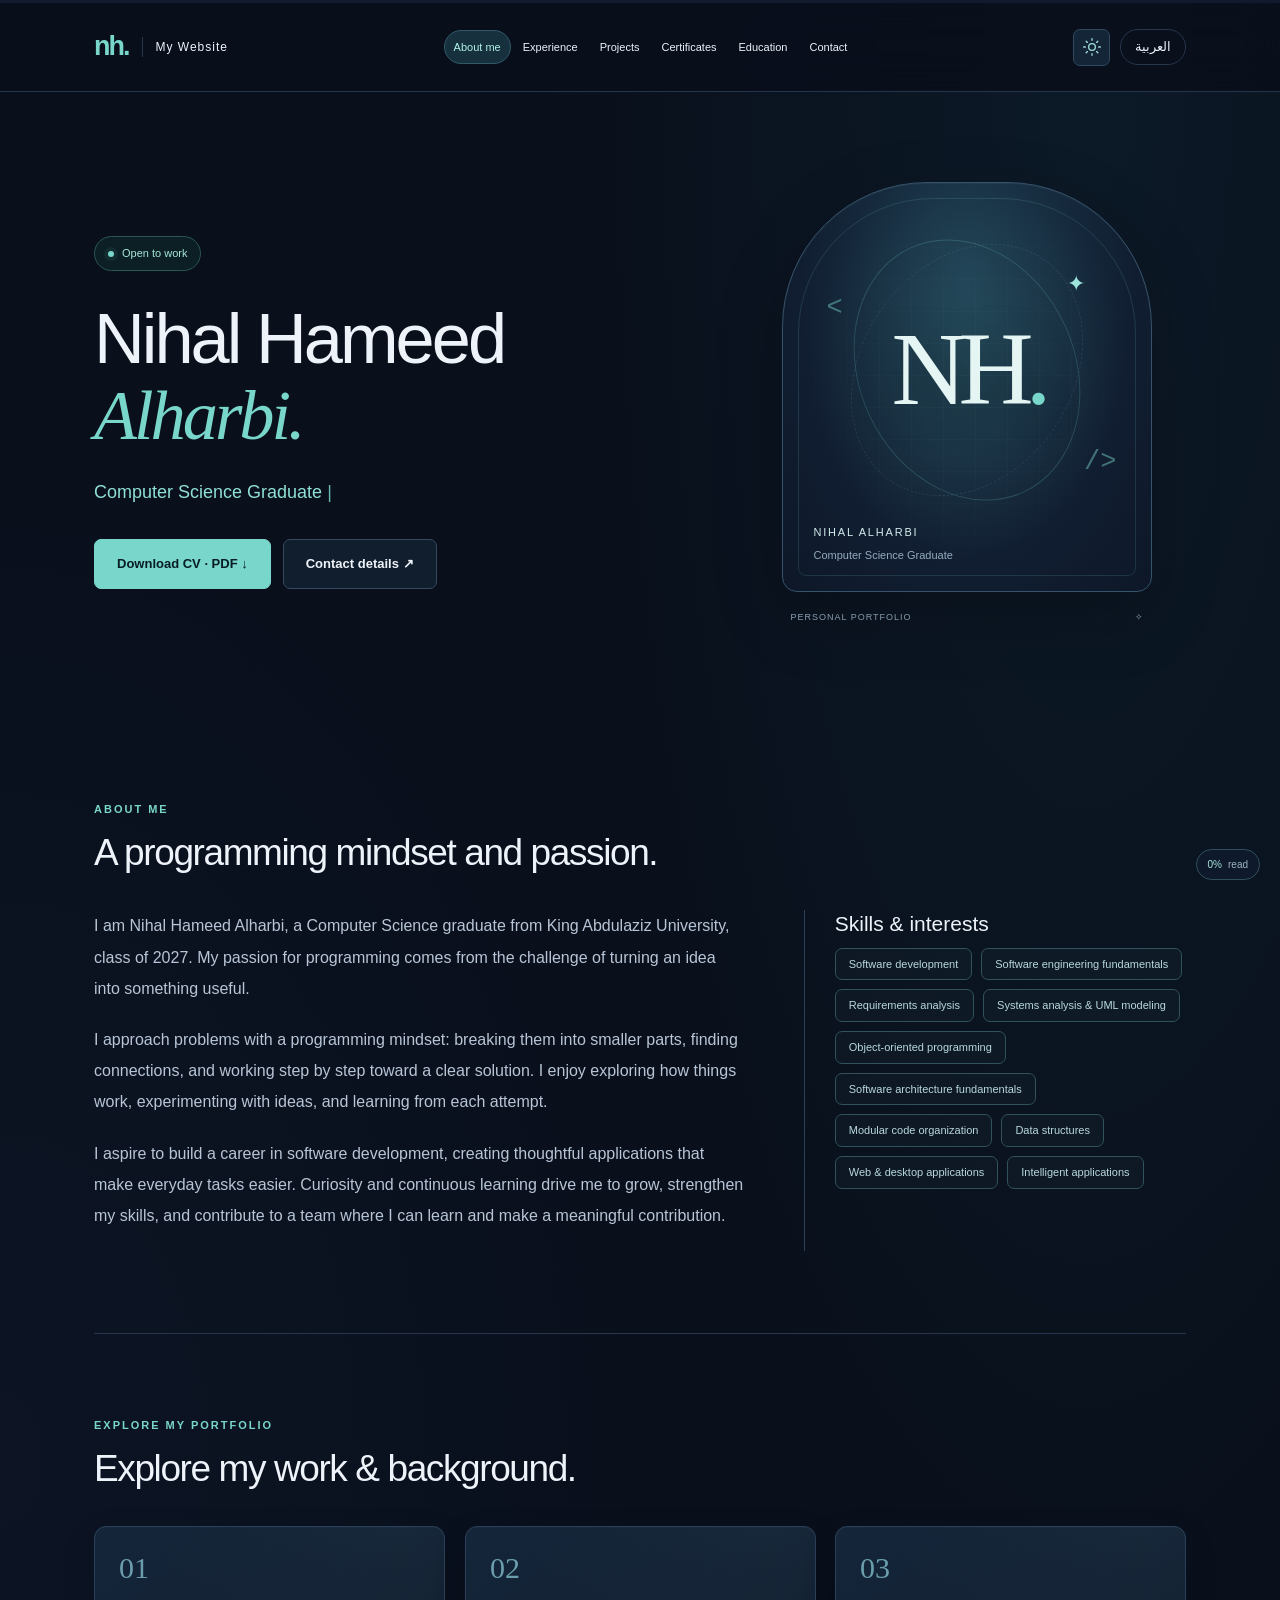
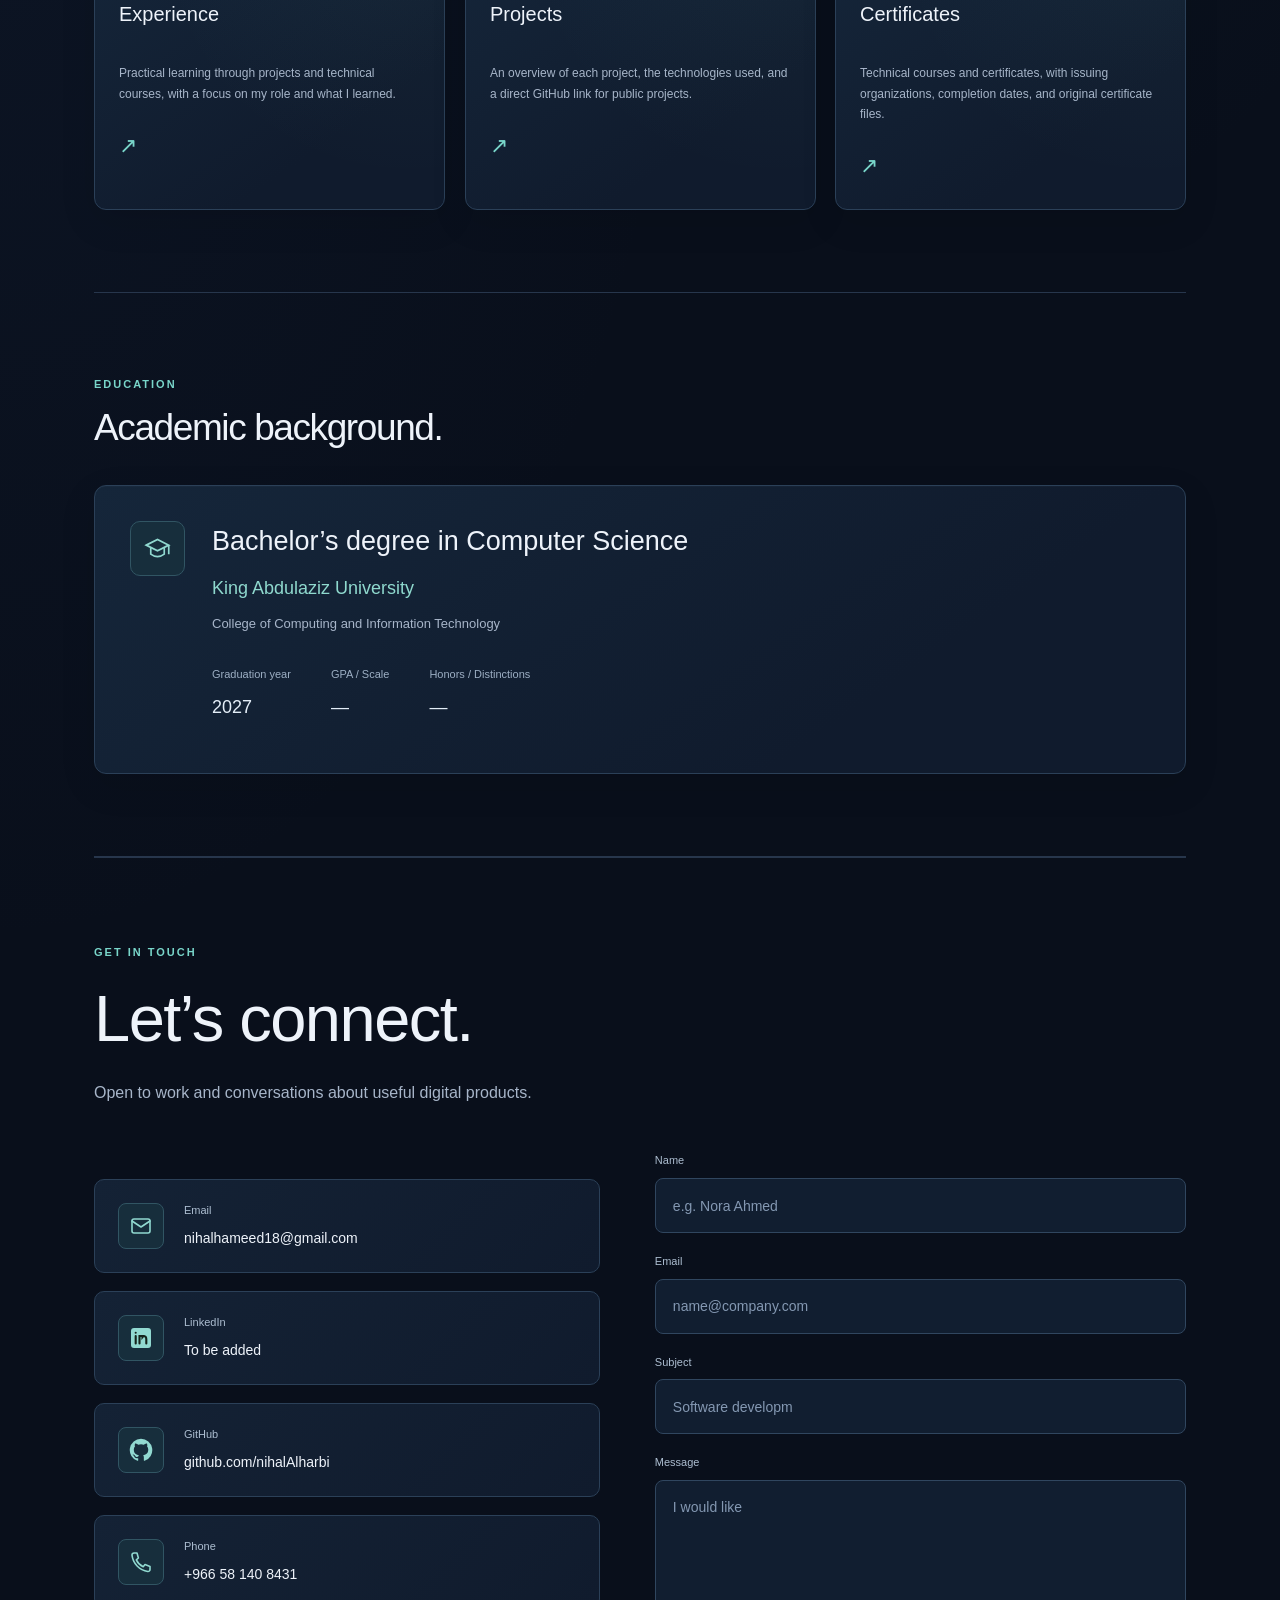
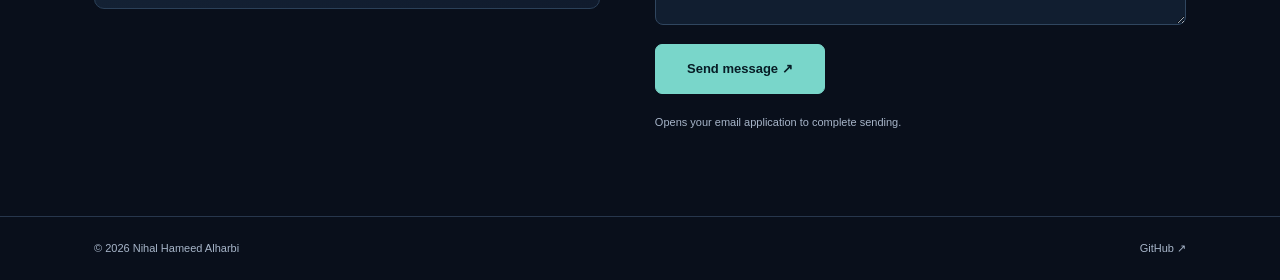
<file: index.html>
<!doctype html><html lang="en" dir="ltr"><head><meta charset="utf-8"><meta name="viewport" content="width=device-width,initial-scale=1"><meta name="description" content="Software Portfolio — Nihal Hameed Alharbi, Computer Science portfolio."><meta name="theme-color" content="#090f1b"><title data-en="Nihal Hameed Alharbi | Software Portfolio" data-ar="نيهال حميد الحربي | الملف المهني">Nihal Hameed Alharbi | Software Portfolio</title><script>try{document.documentElement.dataset.theme=localStorage.getItem("nihal-theme")==="light"?"light":"dark"}catch{document.documentElement.dataset.theme="dark"}</script><link rel="stylesheet" href="style.css"></head><body><div class="reading-track" role="progressbar" aria-label="Page reading progress" aria-valuemin="0" aria-valuemax="100" aria-valuenow="0"><div class="reading-fill"></div></div><div class="reading-badge" aria-hidden="true"><span id="reading-percent">0%</span><span data-en="read" data-ar="تمت القراءة">read</span></div><header><nav class="wrap"><a class="logo" href="index.html" aria-label="Nihal home"><span class="brandmark">nh.</span><span class="brandname" data-en="My Website" data-ar="موقعي الشخصي">My Website</span></a><div class="navlinks"><a href="index.html#about" data-en="About me" data-ar="نبذة عني">About me</a><a href="experience.html" data-en="Experience" data-ar="الخبرات">Experience</a><a href="projects.html" data-en="Projects" data-ar="المشاريع">Projects</a><a href="courses.html" data-en="Certificates" data-ar="الشهادات">Certificates</a><a href="index.html#education" data-en="Education" data-ar="التعليم">Education</a><a href="index.html#contact" data-en="Contact" data-ar="تواصل">Contact</a></div><div class="actions"><button id="theme-toggle" class="theme-toggle" type="button" aria-label="Switch to light mode" aria-pressed="false"><svg viewBox="0 0 24 24" fill="none" stroke="currentColor" stroke-width="1.6" stroke-linecap="round"><circle cx="12" cy="12" r="4"/><path d="M12 2v2m0 16v2M2 12h2m16 0h2M5 5l1.5 1.5m11 11L19 19M5 19l1.5-1.5m11-11L19 5"/></svg></button><button class="lang" id="lang" type="button">العربية</button></div></nav></header><main class="wrap"><section class="hero"><div><div class="status"><span class="dot"></span><span data-en="Open to work" data-ar="متاحة لفرص العمل">Open to work</span></div><h1 data-en="Nihal Hameed<br><em>Alharbi.</em>" data-ar="نيهال حميد<br><em>الحربي.</em>">Nihal Hameed<br><em>Alharbi.</em></h1><div class="type-line"><span id="typed-role" aria-hidden="true"></span><span class="type-caret" aria-hidden="true">|</span><span class="sr-only" data-en="Computer Science Graduate · Software Development" data-ar="خريجة علوم الحاسب · تطوير البرمجيات">Computer Science Graduate · Software Development</span></div><div class="buttons hero-primary-actions"><a class="button resume-download" href="assets/Nihal_Alharbi_Resume.pdf" download="Nihal_Alharbi_Resume.pdf" data-en="Download CV · PDF ↓" data-ar="تحميل السيرة الذاتية · PDF ↓">Download CV · PDF ↓</a><a href="#contact" class="button outline" data-en="Contact details ↗" data-ar="بيانات التواصل ↗">Contact details ↗</a></div></div><div class="profile-area"><div class="profile-frame"><div class="photo-corners" aria-hidden="true"></div><div class="profile-design" role="img" aria-label="Abstract personal monogram design"><div class="design-grid" aria-hidden="true"></div><div class="design-orbit orbit-a" aria-hidden="true"></div><div class="design-orbit orbit-b" aria-hidden="true"></div><span class="design-bracket bracket-a" aria-hidden="true">&lt;</span><span class="design-initials" aria-hidden="true">NH<span>.</span></span><span class="design-bracket bracket-b" aria-hidden="true">/&gt;</span><span class="design-spark" aria-hidden="true">✦</span></div><div class="photo-caption"><span data-en="NIHAL ALHARBI" data-ar="نيهال الحربي">NIHAL ALHARBI</span><span class="" data-en="Computer Science Graduate" data-ar="خريجة علوم الحاسب">Computer Science Graduate</span></div></div><div class="profile-footnote"><span class="" data-en="PERSONAL PORTFOLIO" data-ar="ملفي المهني">PERSONAL PORTFOLIO</span><span aria-hidden="true">✧</span></div></div></section><section class="section" id="about"><div class="sectionhead"><div><div class="eyebrow" data-en="ABOUT ME" data-ar="نبذة عني">ABOUT ME</div><h2 class="" data-en="A programming mindset and passion." data-ar="عقلية برمجية وشغف">A programming mindset and passion.</h2></div></div><div class="bio-layout"><div class="bio-main"><p data-en="I am Nihal Hameed Alharbi, a Computer Science graduate from King Abdulaziz University, class of 2027. My passion for programming comes from the challenge of turning an idea into something useful." data-ar="أنا نيهال حميد الحربي، خريجة علوم الحاسب من جامعة الملك عبدالعزيز، دفعة 2027. أجد شغفي في البرمجة وفي التحدّي الذي يصاحب تحويل الفكرة إلى شيء مفيد.">I am Nihal Hameed Alharbi, a Computer Science graduate from King Abdulaziz University, class of 2027. My passion for programming comes from the challenge of turning an idea into something useful.</p><p data-en="I approach problems with a programming mindset: breaking them into smaller parts, finding connections, and working step by step toward a clear solution. I enjoy exploring how things work, experimenting with ideas, and learning from each attempt." data-ar="أتعامل مع المشكلات بعقلية برمجية؛ أفككها إلى أجزاء، وأبحث عن الروابط بينها، وأتدرّج في بناء حل واضح. أحب فهم كيفية عمل الأشياء وتجربة الأفكار والتعلّم من كل محاولة.">I approach problems with a programming mindset: breaking them into smaller parts, finding connections, and working step by step toward a clear solution. I enjoy exploring how things work, experimenting with ideas, and learning from each attempt.</p><p data-en="I aspire to build a career in software development, creating thoughtful applications that make everyday tasks easier. Curiosity and continuous learning drive me to grow, strengthen my skills, and contribute to a team where I can learn and make a meaningful contribution." data-ar="أطمح إلى بناء مسيرة مهنية في تطوير البرمجيات وصناعة تطبيقات مدروسة تسهّل حياة المستخدم. يدفعني الفضول والتعلّم المستمر إلى تطوير نفسي وصقل مهاراتي، وأتطلع إلى الانضمام لفريق أتعلّم معه وأقدّم من خلاله إضافة حقيقية.">I aspire to build a career in software development, creating thoughtful applications that make everyday tasks easier. Curiosity and continuous learning drive me to grow, strengthen my skills, and contribute to a team where I can learn and make a meaningful contribution.</p></div><aside class="bio-aside"><h3 data-en="Skills & interests" data-ar="المهارات والاهتمامات">Skills &amp; interests</h3><div class="bio-tags"><span class="tag" data-en="Software development" data-ar="تطوير البرمجيات">Software development</span><span class="tag" data-en="Software engineering fundamentals" data-ar="أساسيات هندسة البرمجيات">Software engineering fundamentals</span><span class="tag" data-en="Requirements analysis" data-ar="تحليل المتطلبات">Requirements analysis</span><span class="tag" data-en="Systems analysis &amp; UML modeling" data-ar="تحليل الأنظمة والنمذجة باستخدام UML">Systems analysis &amp; UML modeling</span><span class="tag" data-en="Object-oriented programming" data-ar="البرمجة كائنية التوجه">Object-oriented programming</span><span class="tag" data-en="Software architecture fundamentals" data-ar="أساسيات معمارية البرمجيات">Software architecture fundamentals</span><span class="tag" data-en="Modular code organization" data-ar="هيكلة الكود وتقسيمه إلى وحدات">Modular code organization</span><span class="tag" data-en="Data structures" data-ar="هياكل البيانات">Data structures</span><span class="tag" data-en="Web &amp; desktop applications" data-ar="تطبيقات الويب وسطح المكتب">Web &amp; desktop applications</span><span class="tag" data-en="Intelligent applications" data-ar="التطبيقات الذكية">Intelligent applications</span></div></aside></div></section><section class="section" id="work"><div class="sectionhead"><div><div class="eyebrow" data-en="EXPLORE MY PORTFOLIO" data-ar="استكشف ملفي المهني">EXPLORE MY PORTFOLIO</div><h2 class="" data-en="Explore my work &amp; background." data-ar="تعرّف على أعمالي وخبراتي.">Explore my work & background.</h2></div></div><div class="sectioncards"><a class="sectioncard" href="experience.html"><span class="number">01</span><h3 class="" data-en="Experience" data-ar="الخبرات">Experience</h3><p data-en="Practical learning through projects and technical courses, with a focus on my role and what I learned." data-ar="التجارب العملية المكتسبة من المشاريع والدورات التقنية، مع توضيح دوري وما تعلّمته.">Practical learning through projects and technical courses, with a focus on my role and what I learned.</p><span class="arrow">↗</span></a><a class="sectioncard" href="projects.html"><span class="number">02</span><h3 class="" data-en="Projects" data-ar="المشاريع">Projects</h3><p data-en="An overview of each project, the technologies used, and a direct GitHub link for public projects." data-ar="نبذة عن كل مشروع والتقنيات المستخدمة، مع رابط GitHub مباشر للمشاريع العامة.">An overview of each project, the technologies used, and a direct GitHub link for public projects.</p><span class="arrow">↗</span></a><a class="sectioncard" href="courses.html"><span class="number">03</span><h3 class="" data-en="Certificates" data-ar="الشهادات">Certificates</h3><p data-en="Technical courses and certificates, with issuing organizations, completion dates, and original certificate files." data-ar="الدورات والشهادات التقنية، مع الجهات المانحة وتواريخ الإكمال وملفات الشهادات الأصلية.">Technical courses and certificates, with issuing organizations, completion dates, and original certificate files.</p><span class="arrow">↗</span></a></div></section><section class="section" id="education"><div class="sectionhead"><div><div class="eyebrow" data-en="EDUCATION" data-ar="التعليم">EDUCATION</div><h2 class="" data-en="Academic background." data-ar="الخلفية الأكاديمية.">Academic background.</h2></div></div><section class="education-card"><div class="degree-icon" aria-hidden="true"><svg viewBox="0 0 24 24" fill="none" stroke="currentColor" stroke-width="1.5"><path d="m2 9 10-5 10 5-10 5-10-5Z"/><path d="M6 11v6c4 3 8 3 12 0v-6M22 9v8"/></svg></div><div><h2 class="" data-en="Bachelor’s degree in Computer Science" data-ar="بكالوريوس علوم الحاسب">Bachelor’s degree in Computer Science</h2><h3 class="" data-en="King Abdulaziz University" data-ar="جامعة الملك عبدالعزيز">King Abdulaziz University</h3><p class="" data-en="College of Computing and Information Technology" data-ar="كلية الحاسبات وتقنية المعلومات">College of Computing and Information Technology</p><dl class="education-fields"><div><dt class="" data-en="Graduation year" data-ar="سنة التخرج">Graduation year</dt><dd data-en="2027" data-ar="2027">2027</dd></div><div><dt class="" data-en="GPA / Scale" data-ar="المعدل / المقياس">GPA / Scale</dt><dd>—</dd></div><div><dt class="" data-en="Honors / Distinctions" data-ar="مرتبة الشرف / التميّز">Honors / Distinctions</dt><dd>—</dd></div></dl></div></section></section><section class="contact-section" id="contact"><div class="contact-heading"><div class="eyebrow" data-en="GET IN TOUCH" data-ar="تواصل">GET IN TOUCH</div><h2 class="" data-en="Let’s connect." data-ar="تواصل معي.">Let’s connect.</h2><p class="" data-en="Open to work and conversations about useful digital products." data-ar="يسعدني تواصلك حول فرص العمل وتطوير منتجات رقمية مفيدة.">Open to work and conversations about useful digital products.</p></div><div class="contact-layout"><div class="contact-details"><a class="contact-row" href="mailto:nihalhameed18@gmail.com"><span class="channel-icon"><svg viewBox="0 0 24 24" width="24" height="24" aria-hidden="true" fill="none" stroke="currentColor" stroke-width="1.6" stroke-linecap="round" stroke-linejoin="round"><rect x="3" y="5" width="18" height="14" rx="2"/><path d="m3 7 9 6 9-6"/></svg></span><div><small class="" data-en="Email" data-ar="البريد">Email</small><span class="contact-value" dir="ltr">nihalhameed18@gmail.com</span></div></a><div class="contact-row"><span class="channel-icon"><svg viewBox="0 0 24 24" width="24" height="24" aria-hidden="true" fill="currentColor"><rect x="2" y="2" width="20" height="20" rx="3" fill="currentColor"/><path d="M6.7 10v7.4M6.7 6.7v.1M10.5 17.4V10h3v1c.7-1 3.8-1.9 3.8 2.3v4.1" stroke="#14231b" stroke-width="2.1" fill="none" stroke-linecap="round"/></svg></span><div><small class="" data-en="LinkedIn" data-ar="لينكدإن">LinkedIn</small><span class="contact-value" data-en="To be added" data-ar="يُضاف لاحقًا">To be added</span></div></div><a class="contact-row" href="https://github.com/nihalAlharbi" target="_blank" rel="noopener noreferrer"><span class="channel-icon"><svg viewBox="0 0 24 24" width="24" height="24" aria-hidden="true" fill="currentColor"><path d="M12 .8a11.3 11.3 0 0 0-3.57 22c.56.1.77-.24.77-.54v-2.1c-3.14.68-3.8-1.33-3.8-1.33-.51-1.3-1.26-1.65-1.26-1.65-1.03-.7.08-.69.08-.69 1.13.08 1.73 1.16 1.73 1.16 1 1.73 2.65 1.23 3.3.94.1-.73.4-1.23.72-1.51-2.51-.29-5.15-1.26-5.15-5.59 0-1.23.44-2.24 1.16-3.03-.12-.28-.5-1.43.11-2.98 0 0 .95-.3 3.11 1.16a10.8 10.8 0 0 1 5.66 0c2.16-1.46 3.11-1.16 3.11-1.16.61 1.55.23 2.7.11 2.98.72.79 1.16 1.8 1.16 3.03 0 4.34-2.65 5.3-5.17 5.58.41.35.77 1.04.77 2.1v3.09c0 .3.2.65.78.54A11.3 11.3 0 0 0 12 .8Z"/></svg></span><div><small class="" data-en="GitHub" data-ar="جيت هب">GitHub</small><span class="contact-value" data-en="github.com/nihalAlharbi" data-ar="github.com/nihalAlharbi">github.com/nihalAlharbi</span></div></a><a class="contact-row" href="tel:+966581408431"><span class="channel-icon"><svg viewBox="0 0 24 24" width="24" height="24" aria-hidden="true" fill="none" stroke="currentColor" stroke-width="1.6" stroke-linecap="round" stroke-linejoin="round"><path d="M21 16.5v3a2 2 0 0 1-2.2 2A18.6 18.6 0 0 1 3 5.2 2 2 0 0 1 5 3h3l1.4 5-2.1 1.8a14 14 0 0 0 6.9 6.9L16 14.6Z"/></svg></span><div><small class="" data-en="Phone" data-ar="الجوال">Phone</small><span class="contact-value" dir="ltr">+966 58 140 8431</span></div></a></div><form class="message-form" id="contact-form" data-recipient="nihalhameed18@gmail.com"><div class="form-field"><label for="sender-name" data-en="Name" data-ar="الاسم">Name</label><input id="sender-name" name="sender-name" type="text" autocomplete="name" maxlength="120" required placeholder="Your name" data-placeholder-en="Your name" data-placeholder-ar="اسمك"></div><div class="form-field"><label for="sender-email" data-en="Email" data-ar="البريد الإلكتروني">Email</label><input id="sender-email" name="sender-email" type="email" autocomplete="email" maxlength="254" required placeholder="name@example.com" data-placeholder-en="name@example.com" data-placeholder-ar="name@example.com"></div><div class="form-field"><label for="message-subject" data-en="Subject" data-ar="الموضوع">Subject</label><input id="message-subject" name="message-subject" type="text" autocomplete="off" maxlength="180" required placeholder="Software development opportunity" data-placeholder-en="Software development opportunity" data-placeholder-ar="فرصة عمل في تطوير البرمجيات"></div><div class="form-field"><label for="message-body" data-en="Message" data-ar="الرسالة">Message</label><textarea id="message-body" name="message" rows="5" maxlength="5000" required placeholder="Tell me about your opportunity or idea…" data-placeholder-en="Tell me about your opportunity or idea…" data-placeholder-ar="اكتب تفاصيل الفرصة أو الفكرة…"></textarea></div><button class="button send-button" type="submit" data-en="Send message ↗" data-ar="إرسال الرسالة ↗">Send message ↗</button><p class="form-note" data-en="Opens your email application to complete sending." data-ar="يفتح تطبيق البريد لديك لإكمال إرسال الرسالة.">Opens your email application to complete sending.</p><p id="form-status" class="form-status" role="status"></p></form></div></section></main><footer><div class="wrap footerrow"><span>© <span id="year">2026</span> <span data-en="Nihal Hameed Alharbi" data-ar="نيهال حميد الحربي">Nihal Hameed Alharbi</span></span><a href="https://github.com/nihalAlharbi" class="" data-en="GitHub ↗" data-ar="جيت هب ↗">GitHub ↗</a></div></footer><dialog id="zoom"><button type="button" class="closezoom" data-en="Close ×" data-ar="إغلاق ×">Close ×</button><img alt=""></dialog><script src="site.js"></script></body></html>
</file>
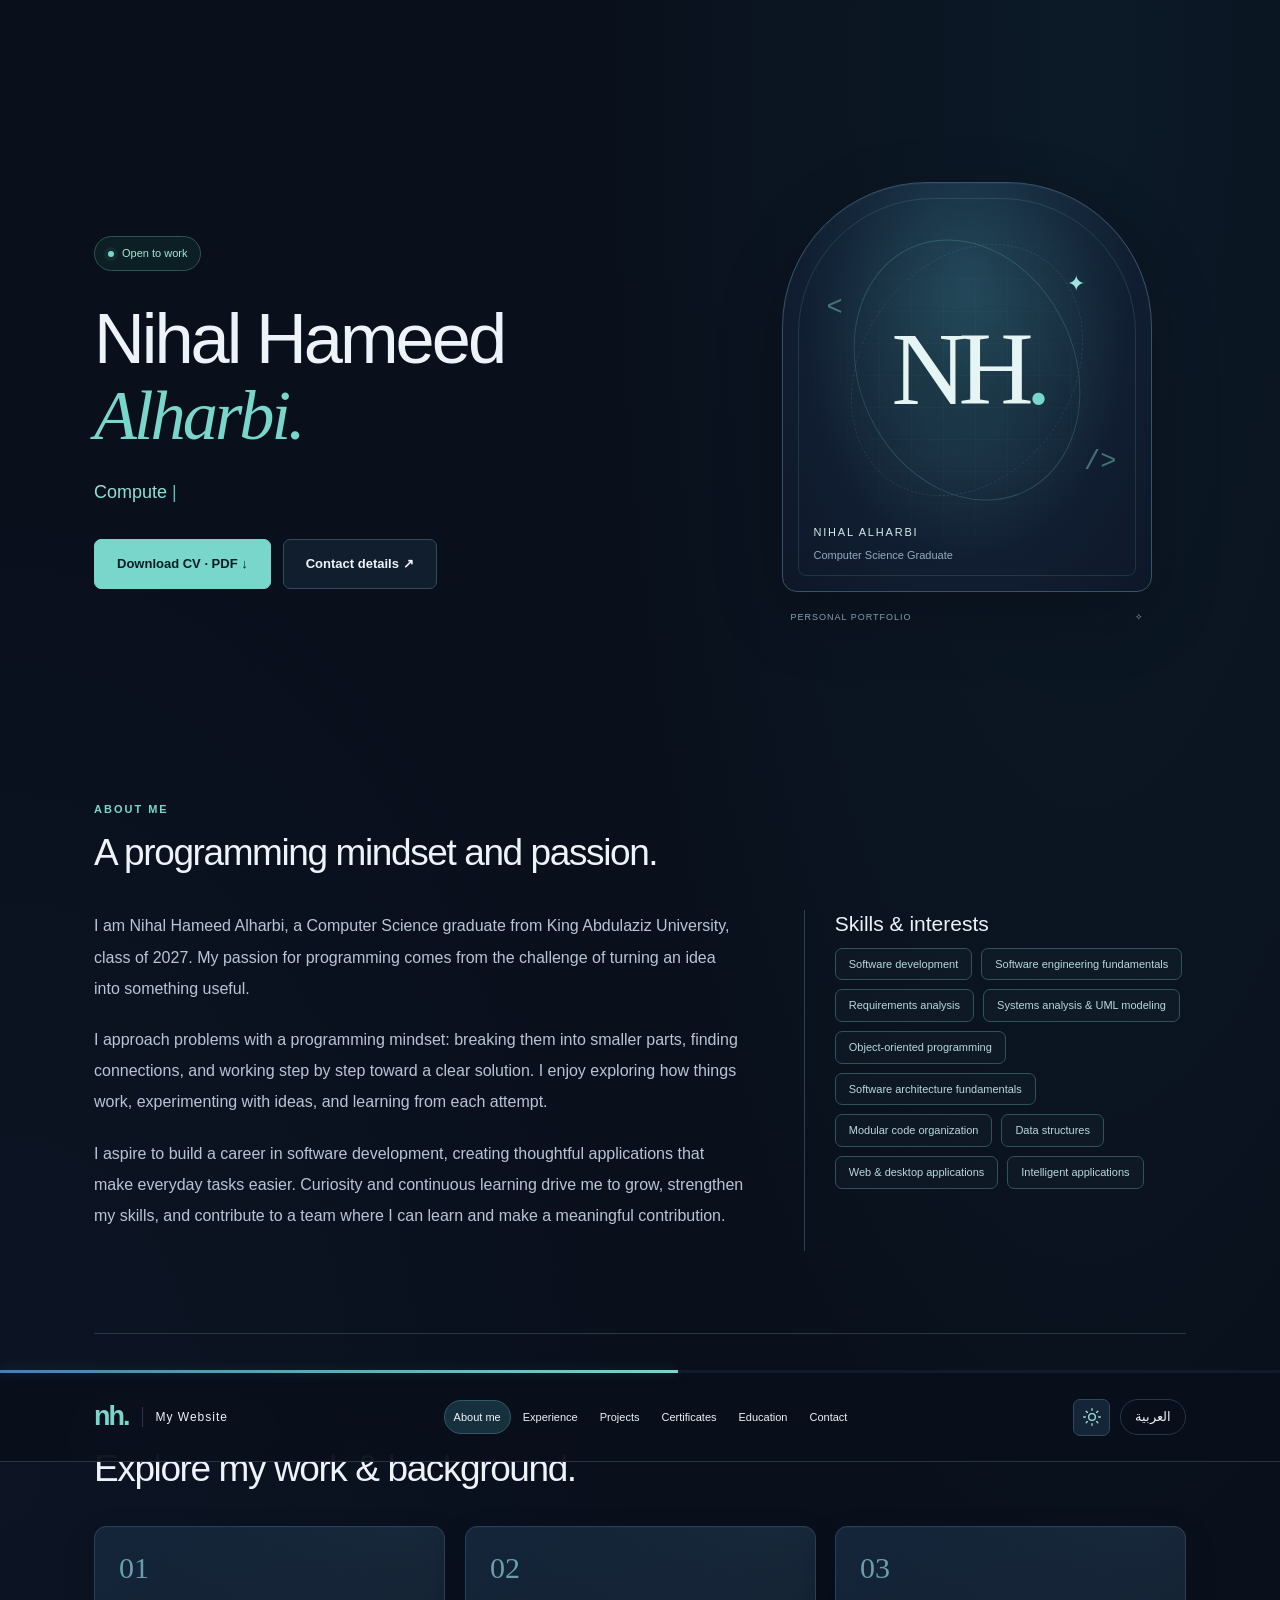
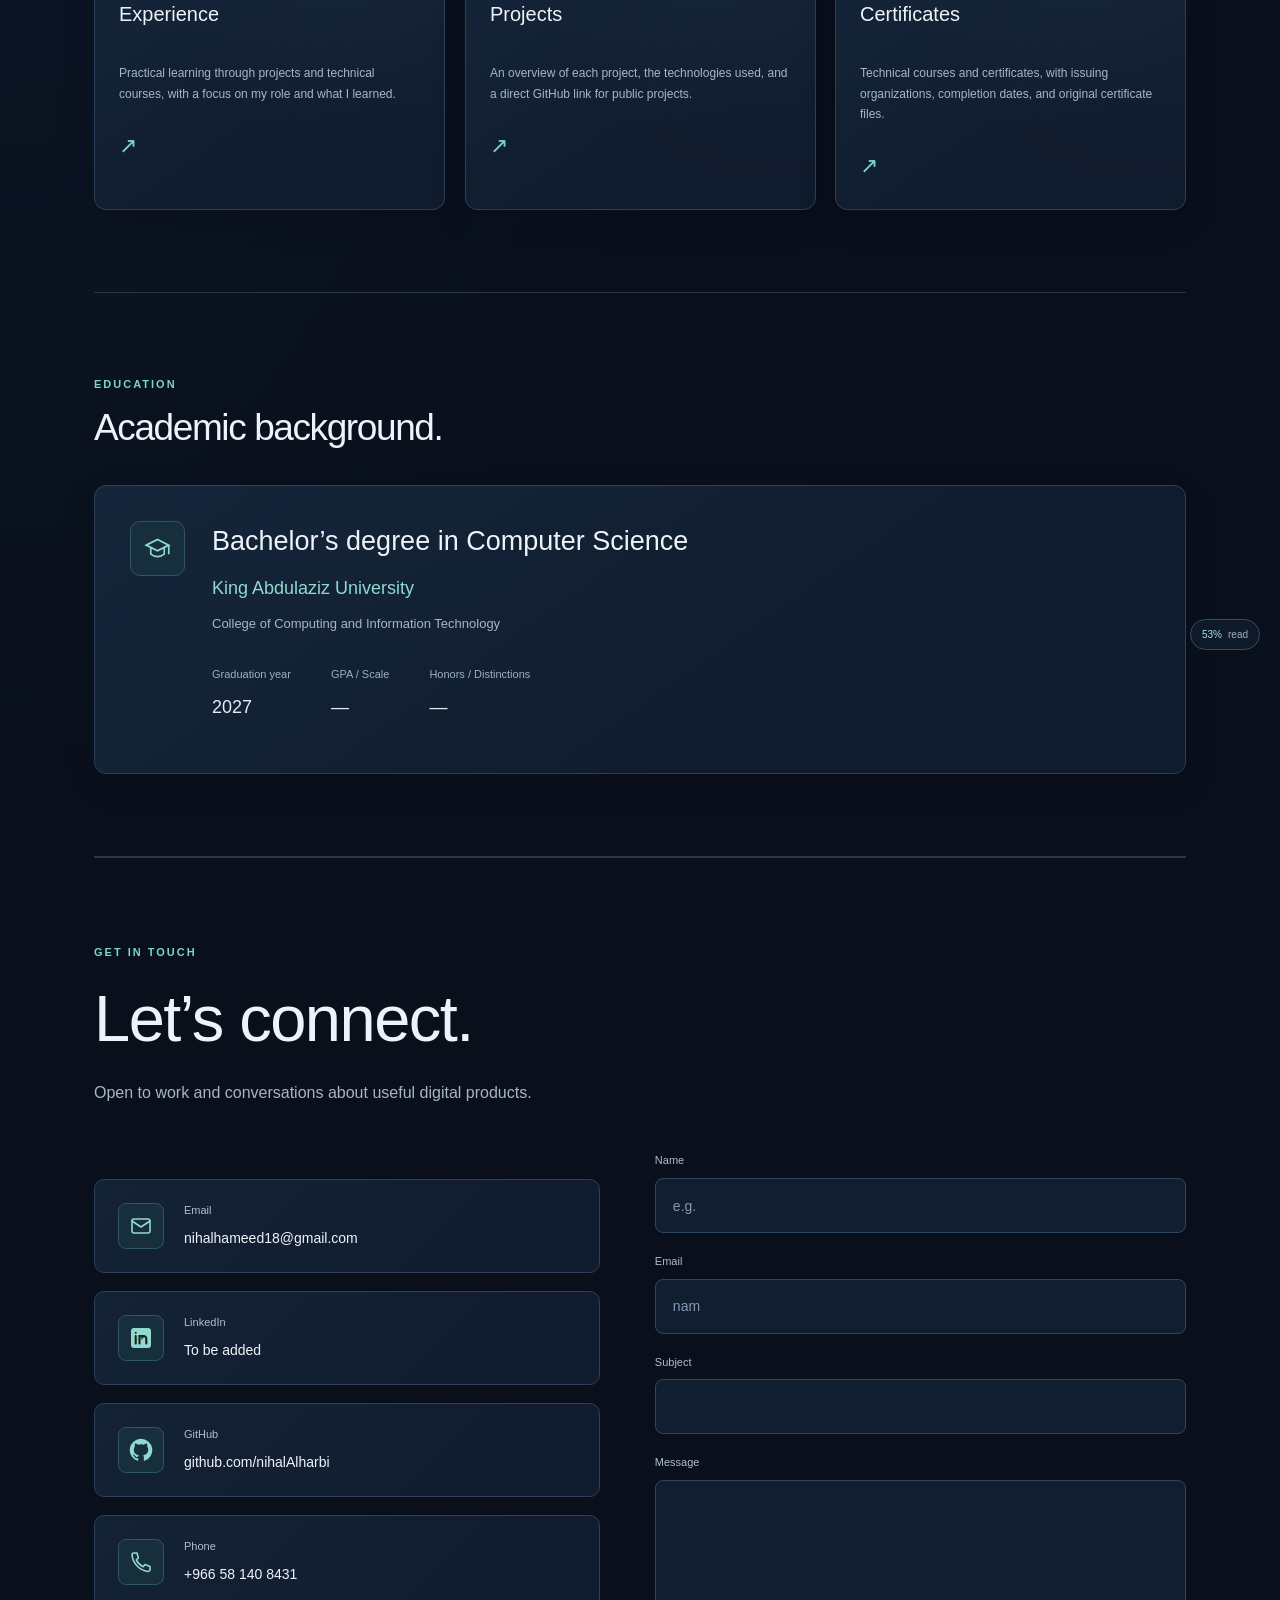
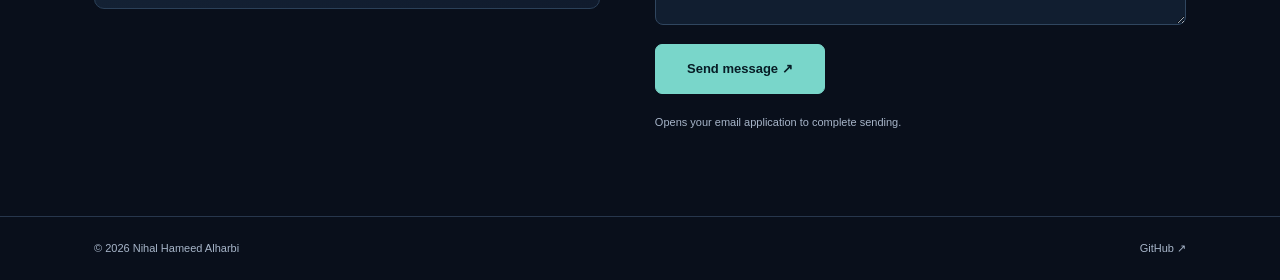
<file: contact.html>
<!doctype html><html><head><meta charset="utf-8"><meta http-equiv="refresh" content="0;url=index.html#contact"><title data-en="Nihal Hameed Alharbi | Software Portfolio" data-ar="نيهال حميد الحربي | الملف المهني">Nihal Hameed Alharbi | Software Portfolio</title></head><body><a href="index.html#contact">Continue / متابعة</a></body></html>
</file>
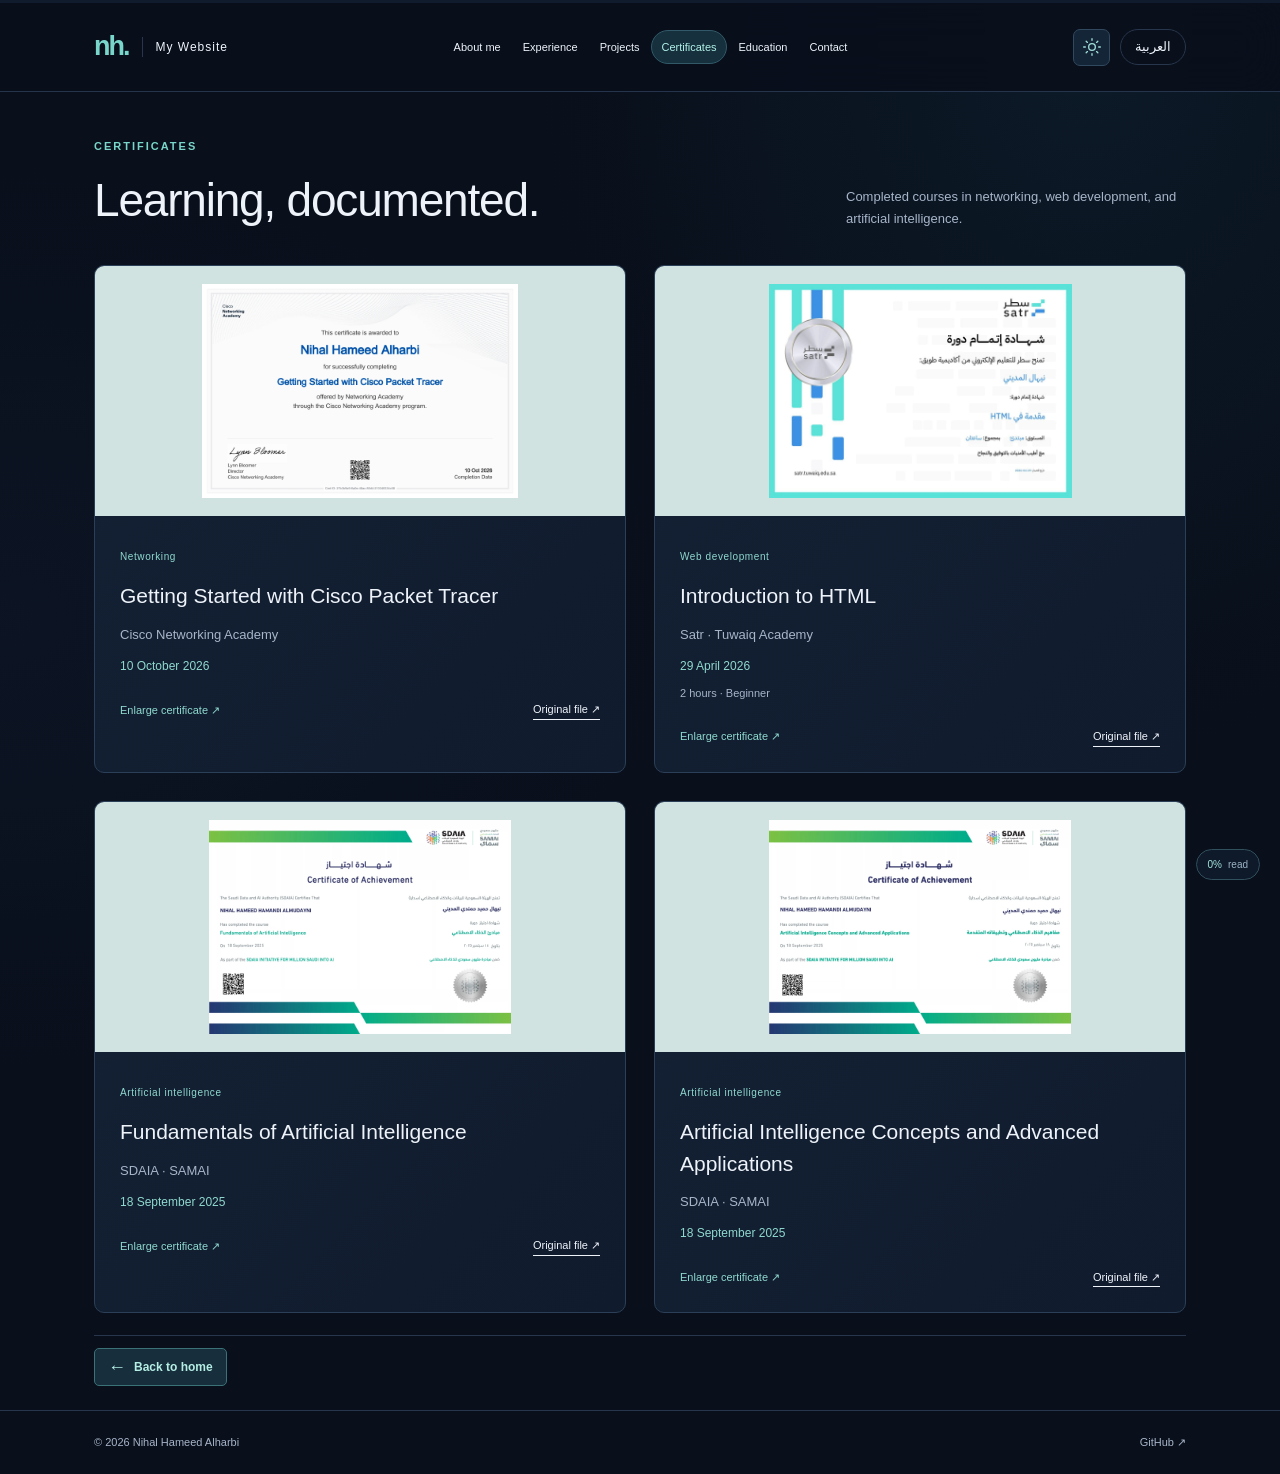
<file: courses.html>
<!doctype html><html lang="en" dir="ltr"><head><meta charset="utf-8"><meta name="viewport" content="width=device-width,initial-scale=1"><meta name="description" content="Software Portfolio — Nihal Hameed Alharbi, Computer Science portfolio."><meta name="theme-color" content="#090f1b"><title data-en="Nihal Hameed Alharbi | Certificates" data-ar="نيهال حميد الحربي | الشهادات">Nihal Hameed Alharbi | Certificates</title><script>try{document.documentElement.dataset.theme=localStorage.getItem("nihal-theme")==="light"?"light":"dark"}catch{document.documentElement.dataset.theme="dark"}</script><link rel="stylesheet" href="style.css"></head><body><div class="reading-track" role="progressbar" aria-label="Page reading progress" aria-valuemin="0" aria-valuemax="100" aria-valuenow="0"><div class="reading-fill"></div></div><div class="reading-badge" aria-hidden="true"><span id="reading-percent">0%</span><span data-en="read" data-ar="تمت القراءة">read</span></div><header><nav class="wrap"><a class="logo" href="index.html" aria-label="Nihal home"><span class="brandmark">nh.</span><span class="brandname" data-en="My Website" data-ar="موقعي الشخصي">My Website</span></a><div class="navlinks"><a href="index.html#about" data-en="About me" data-ar="نبذة عني">About me</a><a href="experience.html" data-en="Experience" data-ar="الخبرات">Experience</a><a href="projects.html" data-en="Projects" data-ar="المشاريع">Projects</a><a href="courses.html" data-en="Certificates" data-ar="الشهادات">Certificates</a><a href="index.html#education" data-en="Education" data-ar="التعليم">Education</a><a href="index.html#contact" data-en="Contact" data-ar="تواصل">Contact</a></div><div class="actions"><button id="theme-toggle" class="theme-toggle" type="button" aria-label="Switch to light mode" aria-pressed="false"><svg viewBox="0 0 24 24" fill="none" stroke="currentColor" stroke-width="1.6" stroke-linecap="round"><circle cx="12" cy="12" r="4"/><path d="M12 2v2m0 16v2M2 12h2m16 0h2M5 5l1.5 1.5m11 11L19 19M5 19l1.5-1.5m11-11L19 5"/></svg></button><button class="lang" id="lang" type="button">العربية</button></div></nav></header><main class="wrap"><section class="section secondary-page" id="certificates"><div class="sectionhead"><div><div class="eyebrow" data-en="CERTIFICATES" data-ar="الشهادات">CERTIFICATES</div><h1 class="" data-en="Learning, documented." data-ar="تعلّم موثّق.">Learning, documented.</h1></div><p class="" data-en="Completed courses in networking, web development, and artificial intelligence." data-ar="دورات مكتملة في الشبكات وتطوير الويب والذكاء الاصطناعي.">Completed courses in networking, web development, and artificial intelligence.</p></div><div class="cert-grid"><article class="certificate-card"><button class="certificate-preview" type="button" data-zoom="assets/certificates/cisco.webp" aria-label="View certificate: Getting Started with Cisco Packet Tracer"><img src="assets/certificates/cisco.webp" alt="Getting Started with Cisco Packet Tracer certificate" loading="lazy" width="800" height="560"></button><div class="certificate-body"><span class="certificate-tag" data-en="Networking" data-ar="الشبكات">Networking</span><h3 class="" data-en="Getting Started with Cisco Packet Tracer" data-ar="البدء باستخدام Cisco Packet Tracer">Getting Started with Cisco Packet Tracer</h3><p class="certificate-issuer" data-en="Cisco Networking Academy" data-ar="أكاديمية سيسكو للشبكات">Cisco Networking Academy</p><time datetime="2026-10-10" data-en="10 October 2026" data-ar="10 أكتوبر 2026">10 October 2026</time><div class="certificate-actions"><button type="button" class="text-button" data-zoom="assets/certificates/cisco.webp" data-en="Enlarge certificate ↗" data-ar="تكبير الشهادة ↗">Enlarge certificate ↗</button><a class="smalllink" href="assets/certificates/cisco.pdf" target="_blank" rel="noopener noreferrer" data-en="Original file ↗" data-ar="الملف الأصلي ↗">Original file ↗</a></div></div></article><article class="certificate-card"><button class="certificate-preview" type="button" data-zoom="assets/certificates/html.webp" aria-label="View certificate: Introduction to HTML"><img src="assets/certificates/html.webp" alt="Introduction to HTML certificate" loading="lazy" width="800" height="560"></button><div class="certificate-body"><span class="certificate-tag" data-en="Web development" data-ar="تطوير الويب">Web development</span><h3 class="" data-en="Introduction to HTML" data-ar="مقدمة في HTML">Introduction to HTML</h3><p class="certificate-issuer" data-en="Satr · Tuwaiq Academy" data-ar="سطر · أكاديمية طويق">Satr · Tuwaiq Academy</p><time datetime="2026-04-29" data-en="29 April 2026" data-ar="29 أبريل 2026">29 April 2026</time><p class="certificate-hours" data-en="2 hours · Beginner" data-ar="ساعتان · مبتدئ">2 hours · Beginner</p><div class="certificate-actions"><button type="button" class="text-button" data-zoom="assets/certificates/html.webp" data-en="Enlarge certificate ↗" data-ar="تكبير الشهادة ↗">Enlarge certificate ↗</button><a class="smalllink" href="assets/certificates/html.jpeg" target="_blank" rel="noopener noreferrer" data-en="Original file ↗" data-ar="الملف الأصلي ↗">Original file ↗</a></div></div></article><article class="certificate-card"><button class="certificate-preview" type="button" data-zoom="assets/certificates/ai-basics.webp" aria-label="View certificate: Fundamentals of Artificial Intelligence"><img src="assets/certificates/ai-basics.webp" alt="Fundamentals of Artificial Intelligence certificate" loading="lazy" width="800" height="560"></button><div class="certificate-body"><span class="certificate-tag" data-en="Artificial intelligence" data-ar="الذكاء الاصطناعي">Artificial intelligence</span><h3 class="" data-en="Fundamentals of Artificial Intelligence" data-ar="مبادئ الذكاء الاصطناعي">Fundamentals of Artificial Intelligence</h3><p class="certificate-issuer" data-en="SDAIA · SAMAI" data-ar="سدايا · سماي">SDAIA · SAMAI</p><time datetime="2025-09-18" data-en="18 September 2025" data-ar="18 سبتمبر 2025">18 September 2025</time><div class="certificate-actions"><button type="button" class="text-button" data-zoom="assets/certificates/ai-basics.webp" data-en="Enlarge certificate ↗" data-ar="تكبير الشهادة ↗">Enlarge certificate ↗</button><a class="smalllink" href="assets/certificates/ai-basics.pdf" target="_blank" rel="noopener noreferrer" data-en="Original file ↗" data-ar="الملف الأصلي ↗">Original file ↗</a></div></div></article><article class="certificate-card"><button class="certificate-preview" type="button" data-zoom="assets/certificates/ai-advanced.webp" aria-label="View certificate: Artificial Intelligence Concepts and Advanced Applications"><img src="assets/certificates/ai-advanced.webp" alt="Artificial Intelligence Concepts and Advanced Applications certificate" loading="lazy" width="800" height="560"></button><div class="certificate-body"><span class="certificate-tag" data-en="Artificial intelligence" data-ar="الذكاء الاصطناعي">Artificial intelligence</span><h3 class="" data-en="Artificial Intelligence Concepts and Advanced Applications" data-ar="مفاهيم الذكاء الاصطناعي وتطبيقاته المتقدمة">Artificial Intelligence Concepts and Advanced Applications</h3><p class="certificate-issuer" data-en="SDAIA · SAMAI" data-ar="سدايا · سماي">SDAIA · SAMAI</p><time datetime="2025-09-18" data-en="18 September 2025" data-ar="18 سبتمبر 2025">18 September 2025</time><div class="certificate-actions"><button type="button" class="text-button" data-zoom="assets/certificates/ai-advanced.webp" data-en="Enlarge certificate ↗" data-ar="تكبير الشهادة ↗">Enlarge certificate ↗</button><a class="smalllink" href="assets/certificates/ai-advanced.pdf" target="_blank" rel="noopener noreferrer" data-en="Original file ↗" data-ar="الملف الأصلي ↗">Original file ↗</a></div></div></article></div></section><div class="page-return"><a class="crumb back-home" href="index.html"><span class="back-arrow" aria-hidden="true">←</span><span data-en="Back to home" data-ar="العودة للرئيسية">Back to home</span></a></div></main><footer><div class="wrap footerrow"><span>© <span id="year">2026</span> <span data-en="Nihal Hameed Alharbi" data-ar="نيهال حميد الحربي">Nihal Hameed Alharbi</span></span><a href="https://github.com/nihalAlharbi" class="" data-en="GitHub ↗" data-ar="جيت هب ↗">GitHub ↗</a></div></footer><dialog id="zoom"><button type="button" class="closezoom" data-en="Close ×" data-ar="إغلاق ×">Close ×</button><img alt=""></dialog><script src="site.js"></script></body></html>
</file>
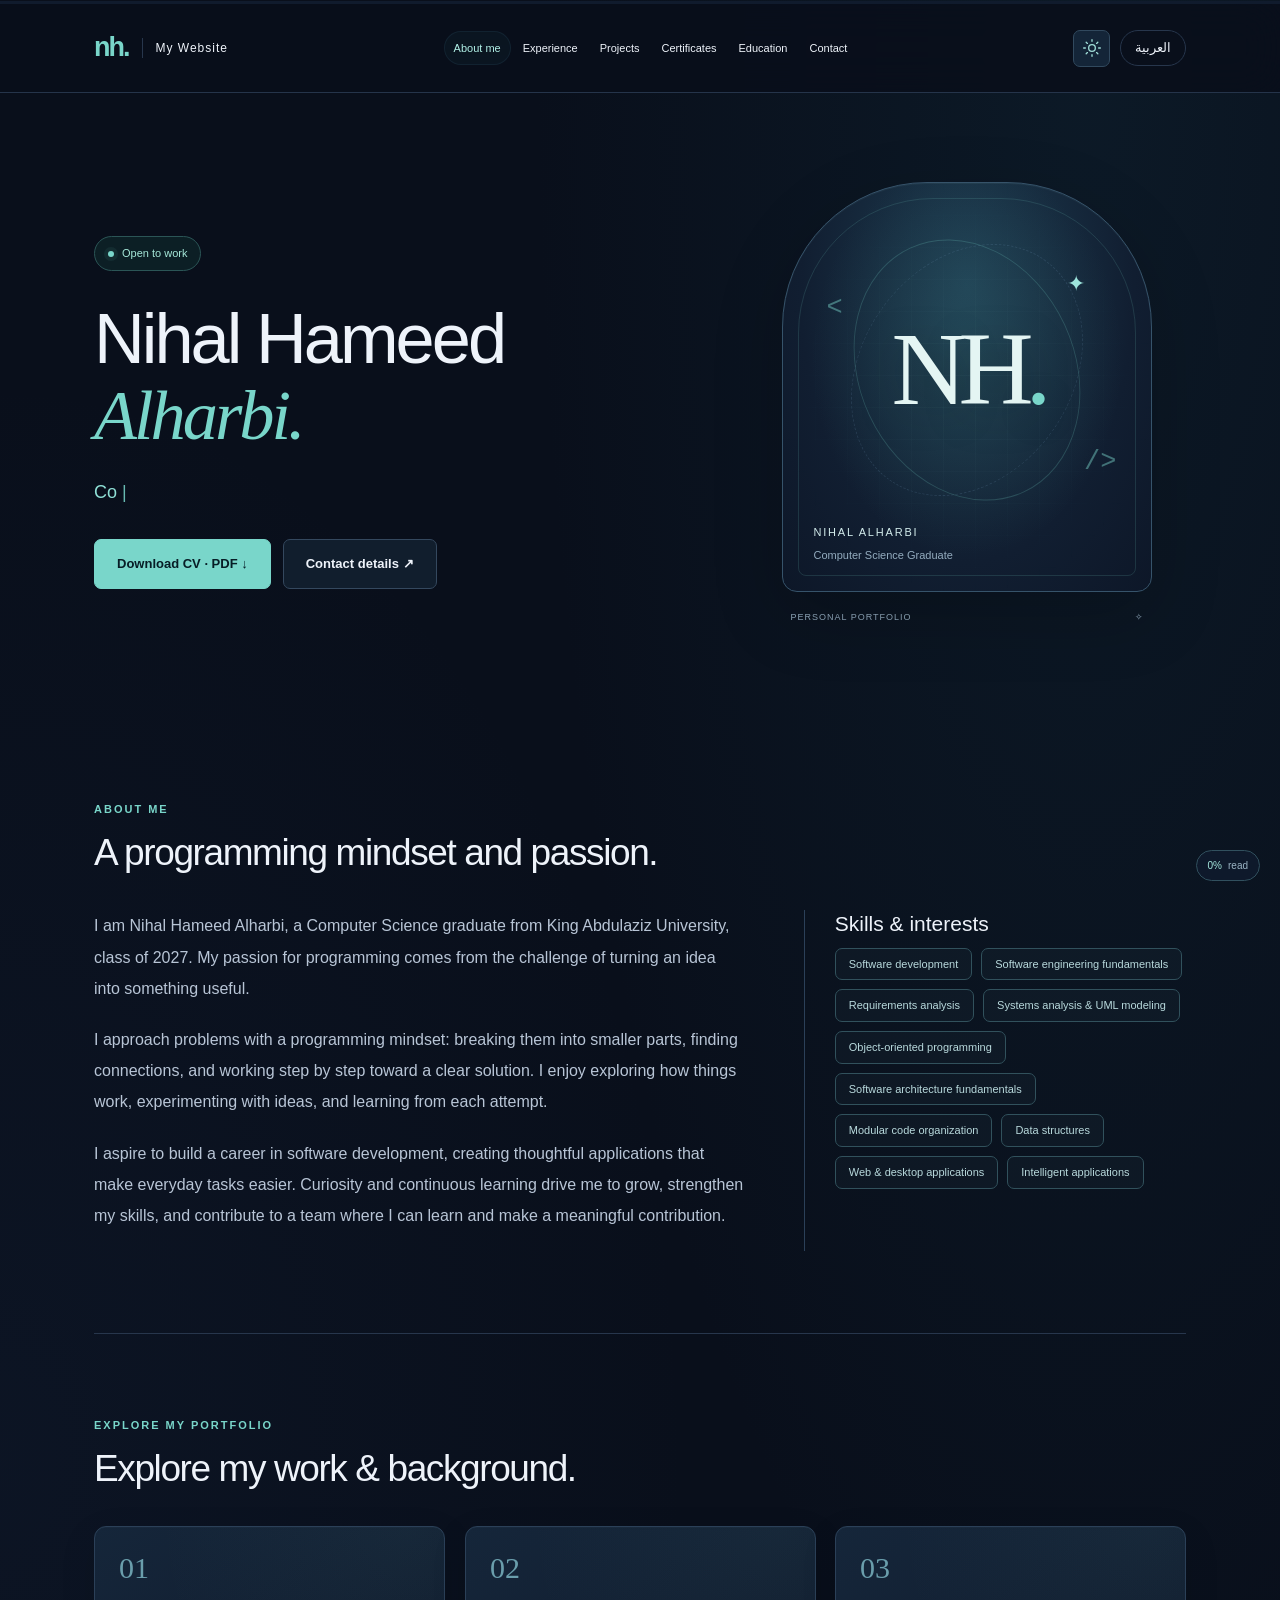
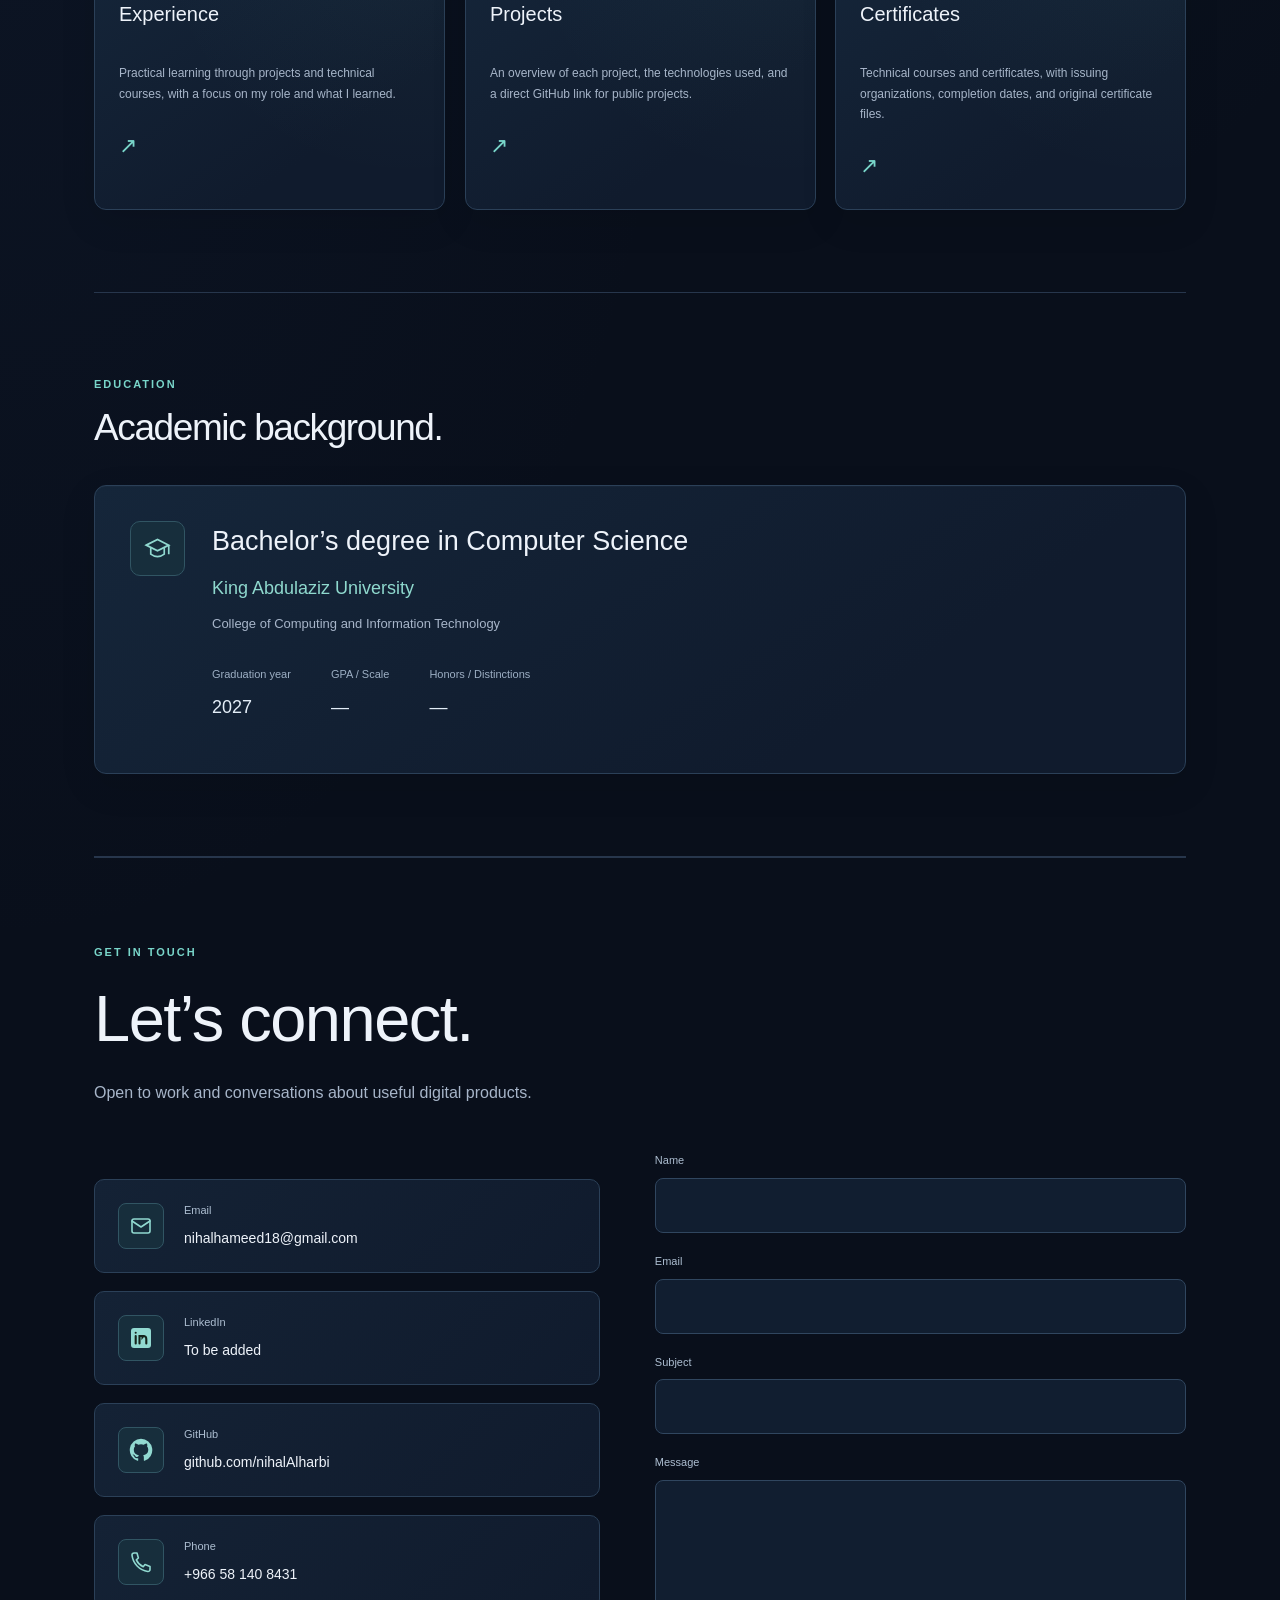
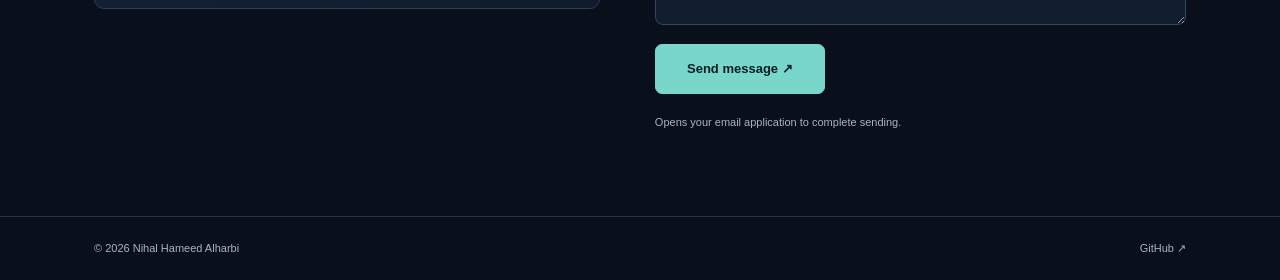
<file: education.html>
<!doctype html><html><head><meta charset="utf-8"><meta http-equiv="refresh" content="0;url=index.html#education"><title data-en="Nihal Hameed Alharbi | Software Portfolio" data-ar="نيهال حميد الحربي | الملف المهني">Nihal Hameed Alharbi | Software Portfolio</title></head><body><a href="index.html#education">Continue / متابعة</a></body></html>
</file>
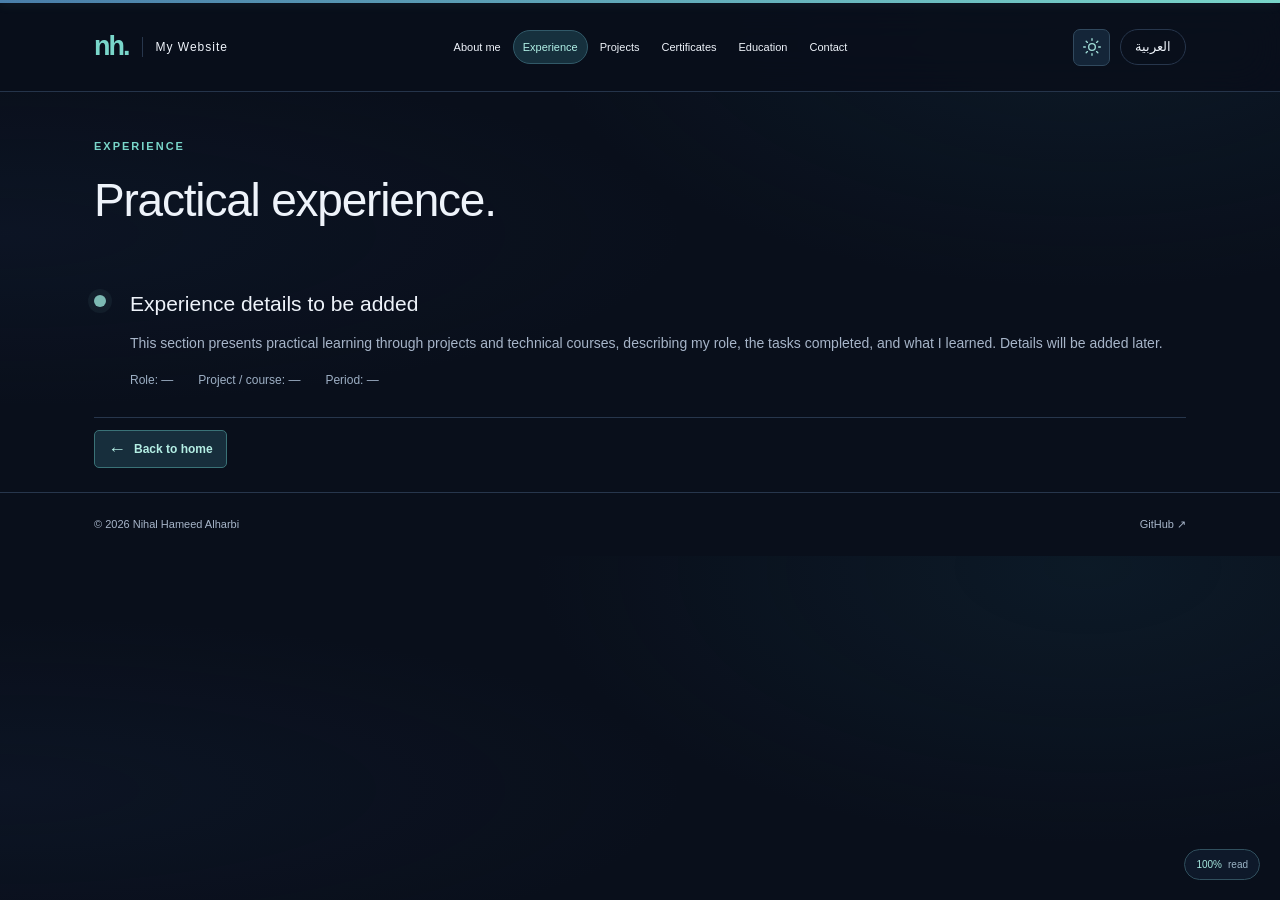
<file: experience.html>
<!doctype html><html lang="en" dir="ltr"><head><meta charset="utf-8"><meta name="viewport" content="width=device-width,initial-scale=1"><meta name="description" content="Software Portfolio — Nihal Hameed Alharbi, Computer Science portfolio."><meta name="theme-color" content="#090f1b"><title data-en="Nihal Hameed Alharbi | Experience" data-ar="نيهال حميد الحربي | الخبرات">Nihal Hameed Alharbi | Experience</title><script>try{document.documentElement.dataset.theme=localStorage.getItem("nihal-theme")==="light"?"light":"dark"}catch{document.documentElement.dataset.theme="dark"}</script><link rel="stylesheet" href="style.css"></head><body><div class="reading-track" role="progressbar" aria-label="Page reading progress" aria-valuemin="0" aria-valuemax="100" aria-valuenow="0"><div class="reading-fill"></div></div><div class="reading-badge" aria-hidden="true"><span id="reading-percent">0%</span><span data-en="read" data-ar="تمت القراءة">read</span></div><header><nav class="wrap"><a class="logo" href="index.html" aria-label="Nihal home"><span class="brandmark">nh.</span><span class="brandname" data-en="My Website" data-ar="موقعي الشخصي">My Website</span></a><div class="navlinks"><a href="index.html#about" data-en="About me" data-ar="نبذة عني">About me</a><a href="experience.html" data-en="Experience" data-ar="الخبرات">Experience</a><a href="projects.html" data-en="Projects" data-ar="المشاريع">Projects</a><a href="courses.html" data-en="Certificates" data-ar="الشهادات">Certificates</a><a href="index.html#education" data-en="Education" data-ar="التعليم">Education</a><a href="index.html#contact" data-en="Contact" data-ar="تواصل">Contact</a></div><div class="actions"><button id="theme-toggle" class="theme-toggle" type="button" aria-label="Switch to light mode" aria-pressed="false"><svg viewBox="0 0 24 24" fill="none" stroke="currentColor" stroke-width="1.6" stroke-linecap="round"><circle cx="12" cy="12" r="4"/><path d="M12 2v2m0 16v2M2 12h2m16 0h2M5 5l1.5 1.5m11 11L19 19M5 19l1.5-1.5m11-11L19 5"/></svg></button><button class="lang" id="lang" type="button">العربية</button></div></nav></header><main class="wrap"><section class="section secondary-page" id="experience"><div class="sectionhead"><div><div class="eyebrow" data-en="EXPERIENCE" data-ar="الخبرات">EXPERIENCE</div><h1 class="" data-en="Practical experience." data-ar="الخبرات العملية.">Practical experience.</h1></div></div><div class="timeline-placeholder"><span class="timeline-dot" aria-hidden="true"></span><div><h3 class="" data-en="Experience details to be added" data-ar="تفاصيل الخبرات تُضاف لاحقًا">Experience details to be added</h3><p class="" data-en="This section presents practical learning through projects and technical courses, describing my role, the tasks completed, and what I learned. Details will be added later." data-ar="يعرض هذا القسم تجاربي العملية من خلال المشاريع والدورات التقنية، مع توضيح دوري والمهام التي نفذتها وما تعلّمته. تُضاف التفاصيل لاحقًا.">This section presents practical learning through projects and technical courses, describing my role, the tasks completed, and what I learned. Details will be added later.</p><div class="empty-facts"><span class="" data-en="Role: —" data-ar="الدور: —">Role: —</span><span class="" data-en="Project / course: —" data-ar="المشروع / الدورة: —">Project / course: —</span><span class="" data-en="Period: —" data-ar="الفترة: —">Period: —</span></div></div></div></section><div class="page-return"><a class="crumb back-home" href="index.html"><span class="back-arrow" aria-hidden="true">←</span><span data-en="Back to home" data-ar="العودة للرئيسية">Back to home</span></a></div></main><footer><div class="wrap footerrow"><span>© <span id="year">2026</span> <span data-en="Nihal Hameed Alharbi" data-ar="نيهال حميد الحربي">Nihal Hameed Alharbi</span></span><a href="https://github.com/nihalAlharbi" class="" data-en="GitHub ↗" data-ar="جيت هب ↗">GitHub ↗</a></div></footer><dialog id="zoom"><button type="button" class="closezoom" data-en="Close ×" data-ar="إغلاق ×">Close ×</button><img alt=""></dialog><script src="site.js"></script></body></html>
</file>
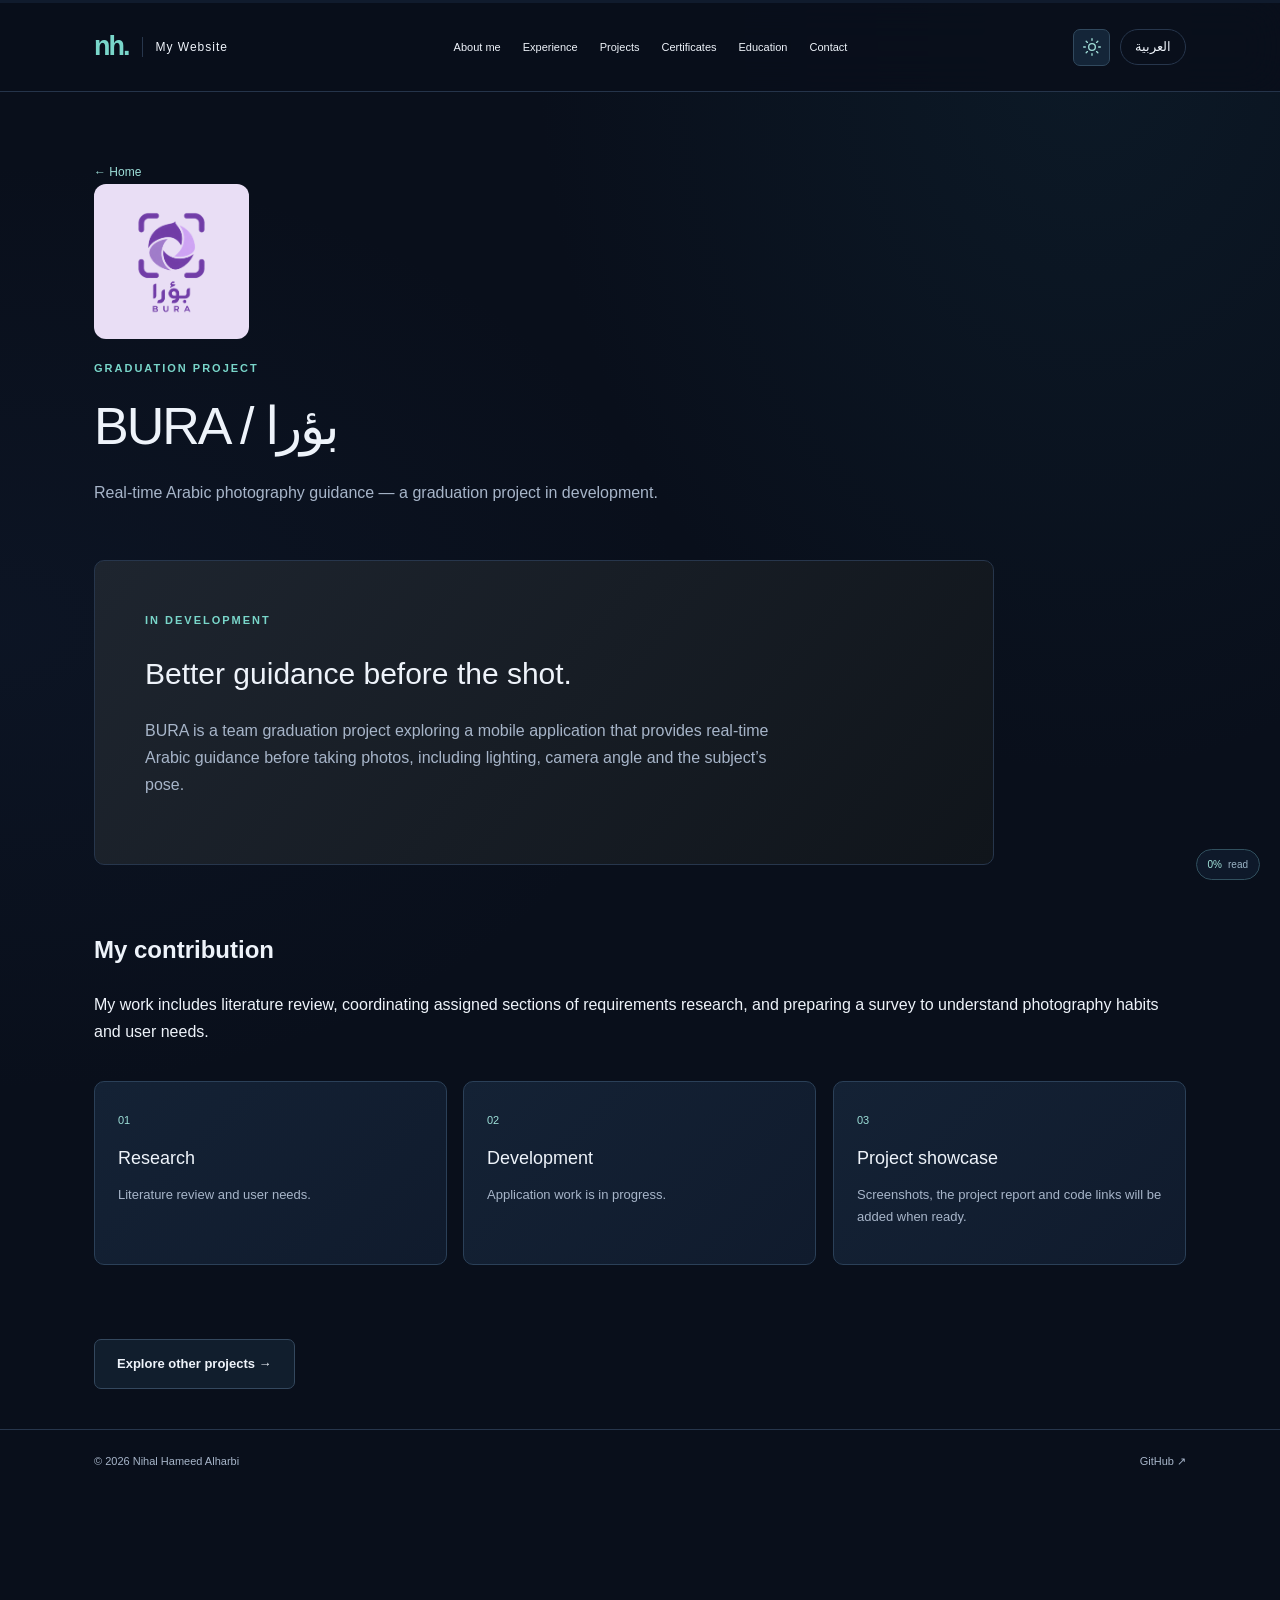
<file: graduation.html>
<!doctype html><html><head><meta charset="utf-8"><meta http-equiv="refresh" content="0;url=project-bura.html"><title data-en="Nihal Hameed Alharbi | Software Portfolio" data-ar="نيهال حميد الحربي | الملف المهني">Nihal Hameed Alharbi | Software Portfolio</title></head><body><a href="project-bura.html">Continue / متابعة</a></body></html>
</file>
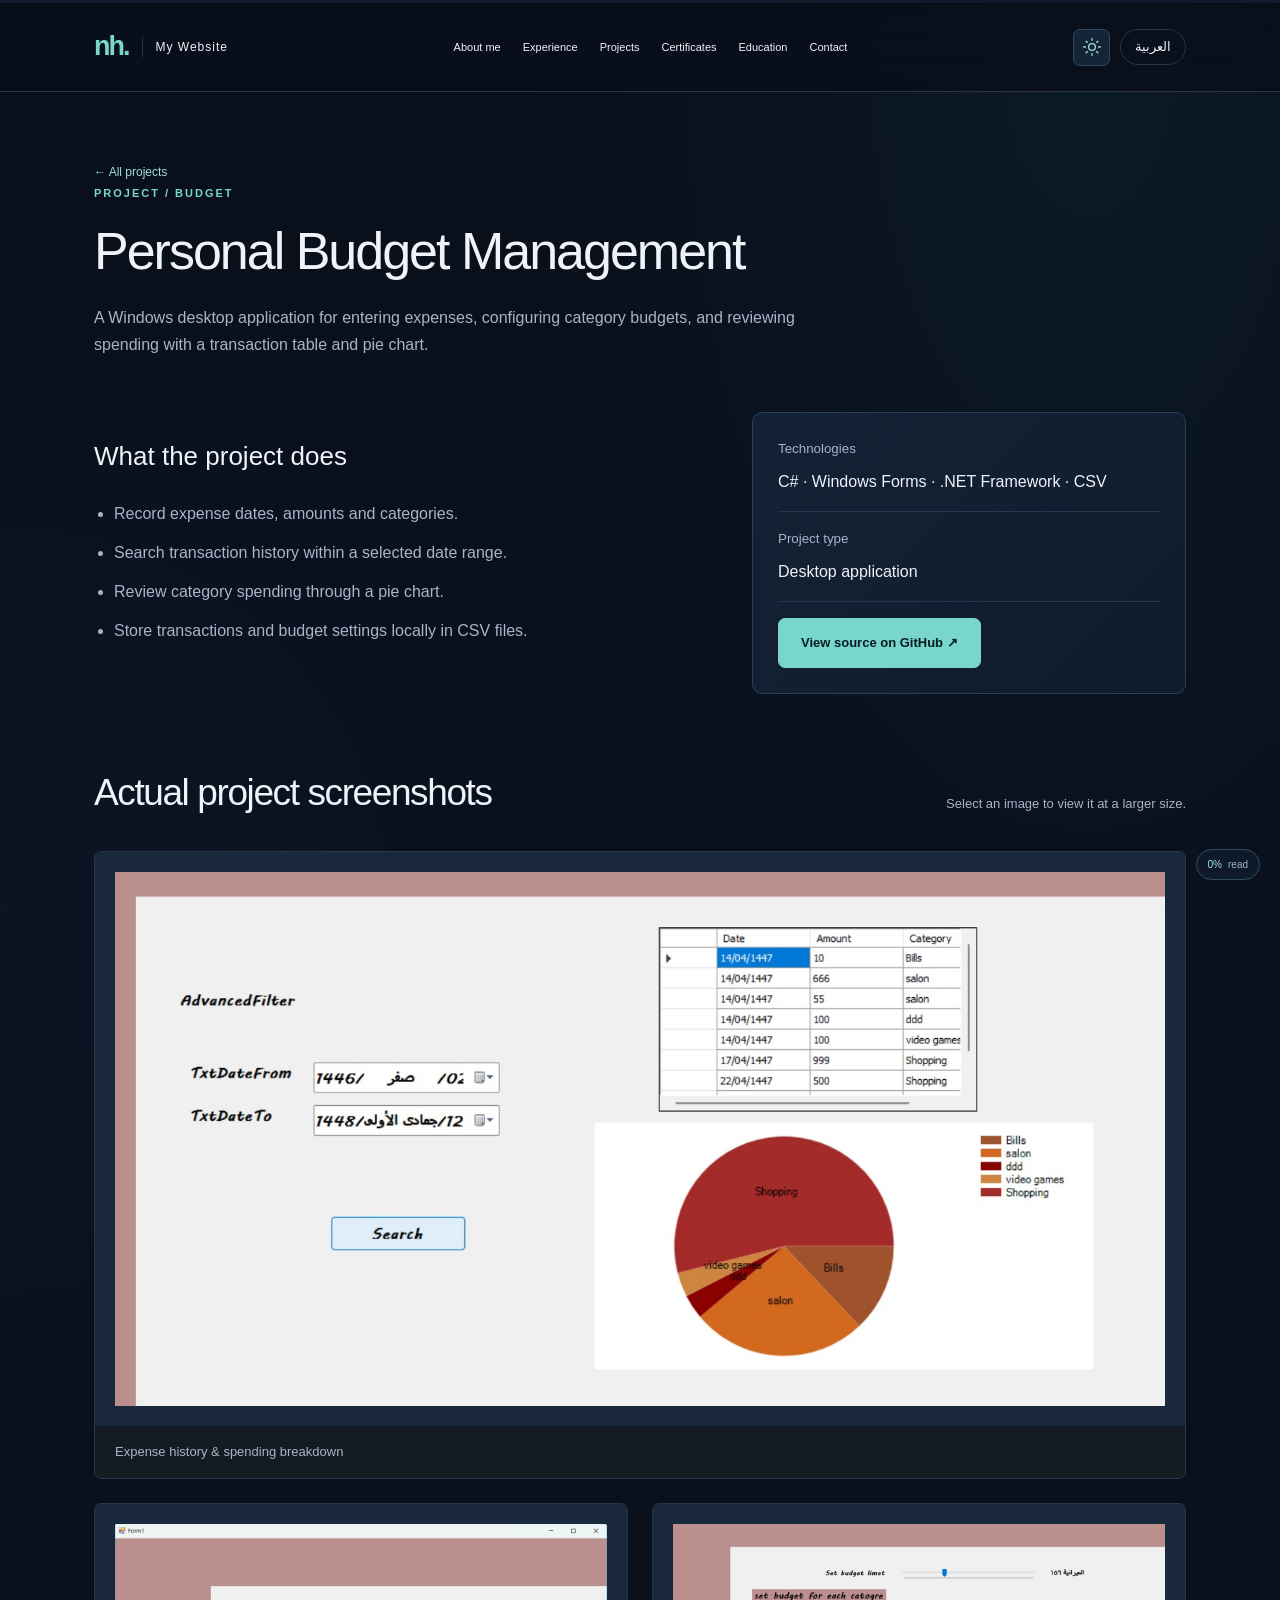
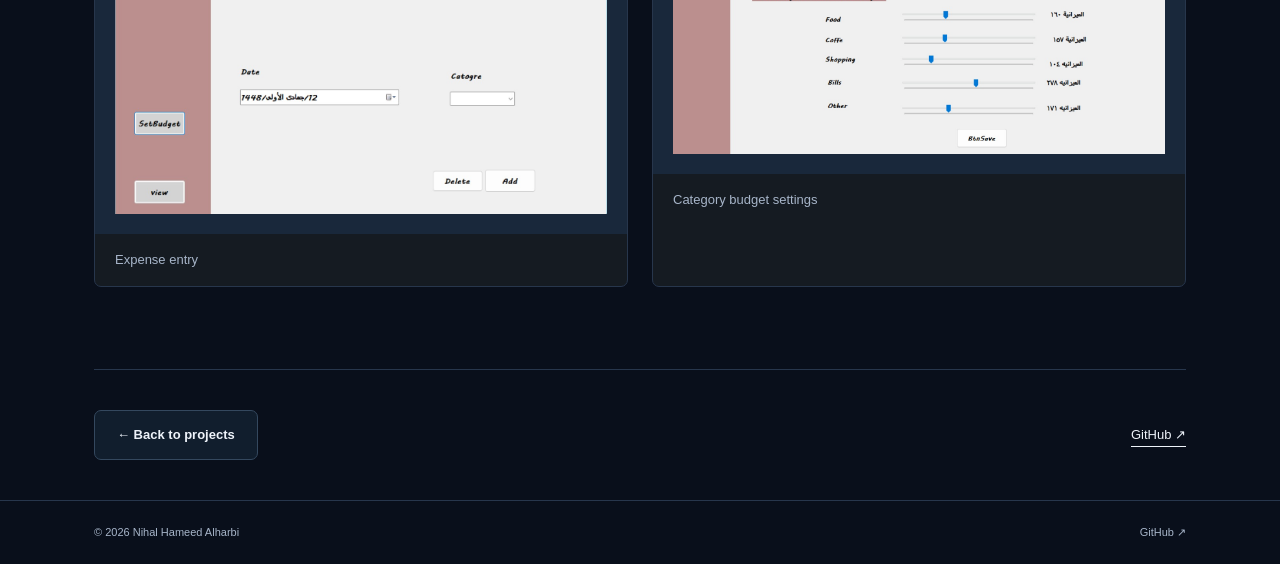
<file: project-budget.html>
<!doctype html><html lang="en" dir="ltr"><head><meta charset="utf-8"><meta name="viewport" content="width=device-width,initial-scale=1"><meta name="description" content="Personal Budget Management — Nihal Hameed Alharbi, Computer Science portfolio."><meta name="theme-color" content="#090f1b"><title data-en="Nihal Hameed Alharbi | Personal Budget Management" data-ar="نيهال حميد الحربي | إدارة الميزانية الشخصية">Nihal Hameed Alharbi | Personal Budget Management</title><script>try{document.documentElement.dataset.theme=localStorage.getItem("nihal-theme")==="light"?"light":"dark"}catch{document.documentElement.dataset.theme="dark"}</script><link rel="stylesheet" href="style.css"></head><body><div class="reading-track" role="progressbar" aria-label="Page reading progress" aria-valuemin="0" aria-valuemax="100" aria-valuenow="0"><div class="reading-fill"></div></div><div class="reading-badge" aria-hidden="true"><span id="reading-percent">0%</span><span data-en="read" data-ar="تمت القراءة">read</span></div><header><nav class="wrap"><a class="logo" href="index.html" aria-label="Nihal home"><span class="brandmark">nh.</span><span class="brandname" data-en="My Website" data-ar="موقعي الشخصي">My Website</span></a><div class="navlinks"><a href="index.html#about" data-en="About me" data-ar="نبذة عني">About me</a><a href="experience.html" data-en="Experience" data-ar="الخبرات">Experience</a><a href="projects.html" data-en="Projects" data-ar="المشاريع">Projects</a><a href="courses.html" data-en="Certificates" data-ar="الشهادات">Certificates</a><a href="index.html#education" data-en="Education" data-ar="التعليم">Education</a><a href="index.html#contact" data-en="Contact" data-ar="تواصل">Contact</a></div><div class="actions"><button id="theme-toggle" class="theme-toggle" type="button" aria-label="Switch to light mode" aria-pressed="false"><svg viewBox="0 0 24 24" fill="none" stroke="currentColor" stroke-width="1.6" stroke-linecap="round"><circle cx="12" cy="12" r="4"/><path d="M12 2v2m0 16v2M2 12h2m16 0h2M5 5l1.5 1.5m11 11L19 19M5 19l1.5-1.5m11-11L19 5"/></svg></button><button class="lang" id="lang" type="button">العربية</button></div></nav></header><main class="wrap"><section class="pagehero"><a href="projects.html" class="crumb" data-en="← All projects" data-ar="كل المشاريع ←">← All projects</a><div class="eyebrow" data-en="PROJECT / BUDGET" data-ar="PROJECT / BUDGET">PROJECT / BUDGET</div><h1 data-en="Personal Budget Management" data-ar="إدارة الميزانية الشخصية">Personal Budget Management</h1><p data-en="A Windows desktop application for entering expenses, configuring category budgets, and reviewing spending with a transaction table and pie chart." data-ar="تطبيق لسطح المكتب لتسجيل المصروفات وضبط ميزانية الفئات واستعراض الإنفاق من خلال جدول العمليات والرسم البياني.">A Windows desktop application for entering expenses, configuring category budgets, and reviewing spending with a transaction table and pie chart.</p></section><div class="detailintro"><div><h2 data-en="What the project does" data-ar="ماذا يقدم المشروع؟">What the project does</h2><ul class="featurelist"><li data-en="Record expense dates, amounts and categories." data-ar="تسجيل تاريخ المصروف وقيمته وفئته.">Record expense dates, amounts and categories.</li><li data-en="Search transaction history within a selected date range." data-ar="البحث في سجل العمليات خلال فترة محددة.">Search transaction history within a selected date range.</li><li data-en="Review category spending through a pie chart." data-ar="عرض الإنفاق حسب الفئات في رسم بياني دائري.">Review category spending through a pie chart.</li><li data-en="Store transactions and budget settings locally in CSV files." data-ar="حفظ العمليات وإعدادات الميزانية محليًا بصيغة CSV.">Store transactions and budget settings locally in CSV files.</li></ul></div><aside class="facts"><div><small data-en="Technologies" data-ar="التقنيات">Technologies</small><span dir="ltr">C# · Windows Forms · .NET Framework · CSV</span></div><div><small data-en="Project type" data-ar="نوع المشروع">Project type</small><span data-en="Desktop application" data-ar="تطبيق سطح مكتب">Desktop application</span></div><div><a class="button" href="https://github.com/nihalAlharbi/Personal-Budget-Management-System" target="_blank" rel="noopener noreferrer" data-en="View source on GitHub ↗" data-ar="عرض الكود في GitHub ↗">View source on GitHub ↗</a></div></aside></div><section class="section" style="padding-top:20px"><div class="sectionhead"><div><h2 data-en="Actual project screenshots" data-ar="صور فعلية للمشروع">Actual project screenshots</h2></div><p data-en="Select an image to view it at a larger size." data-ar="اضغط على الصورة لعرضها بحجم أكبر.">Select an image to view it at a larger size.</p></div><div class="gallery"><figure><button type="button" class="imagebutton" data-zoom="assets/budget-summary.jpg" aria-label="Enlarge Expense history &amp; spending breakdown"><img src="assets/budget-summary.jpg" alt="Expense history &amp; spending breakdown" loading="lazy"></button><figcaption data-en="Expense history &amp; spending breakdown" data-ar="سجل المصروفات وتوزيع الإنفاق">Expense history & spending breakdown</figcaption></figure><figure><button type="button" class="imagebutton" data-zoom="assets/budget-entry.jpg" aria-label="Enlarge Expense entry"><img src="assets/budget-entry.jpg" alt="Expense entry" loading="lazy"></button><figcaption data-en="Expense entry" data-ar="إدخال المصروفات">Expense entry</figcaption></figure><figure><button type="button" class="imagebutton" data-zoom="assets/budget-settings.jpg" aria-label="Enlarge Category budget settings"><img src="assets/budget-settings.jpg" alt="Category budget settings" loading="lazy"></button><figcaption data-en="Category budget settings" data-ar="إعداد ميزانية الفئات">Category budget settings</figcaption></figure></div></section><div class="pagebottom"><a href="projects.html" class="button outline" data-en="← Back to projects" data-ar="العودة للمشاريع ←">← Back to projects</a><a class="smalllink" href="https://github.com/nihalAlharbi/Personal-Budget-Management-System" target="_blank" rel="noopener noreferrer">GitHub ↗</a></div></main><footer><div class="wrap footerrow"><span>© <span id="year">2026</span> <span data-en="Nihal Hameed Alharbi" data-ar="نيهال حميد الحربي">Nihal Hameed Alharbi</span></span><a href="https://github.com/nihalAlharbi" class="" data-en="GitHub ↗" data-ar="جيت هب ↗">GitHub ↗</a></div></footer><dialog id="zoom"><button type="button" class="closezoom" data-en="Close ×" data-ar="إغلاق ×">Close ×</button><img alt=""></dialog><script src="site.js"></script></body></html>
</file>
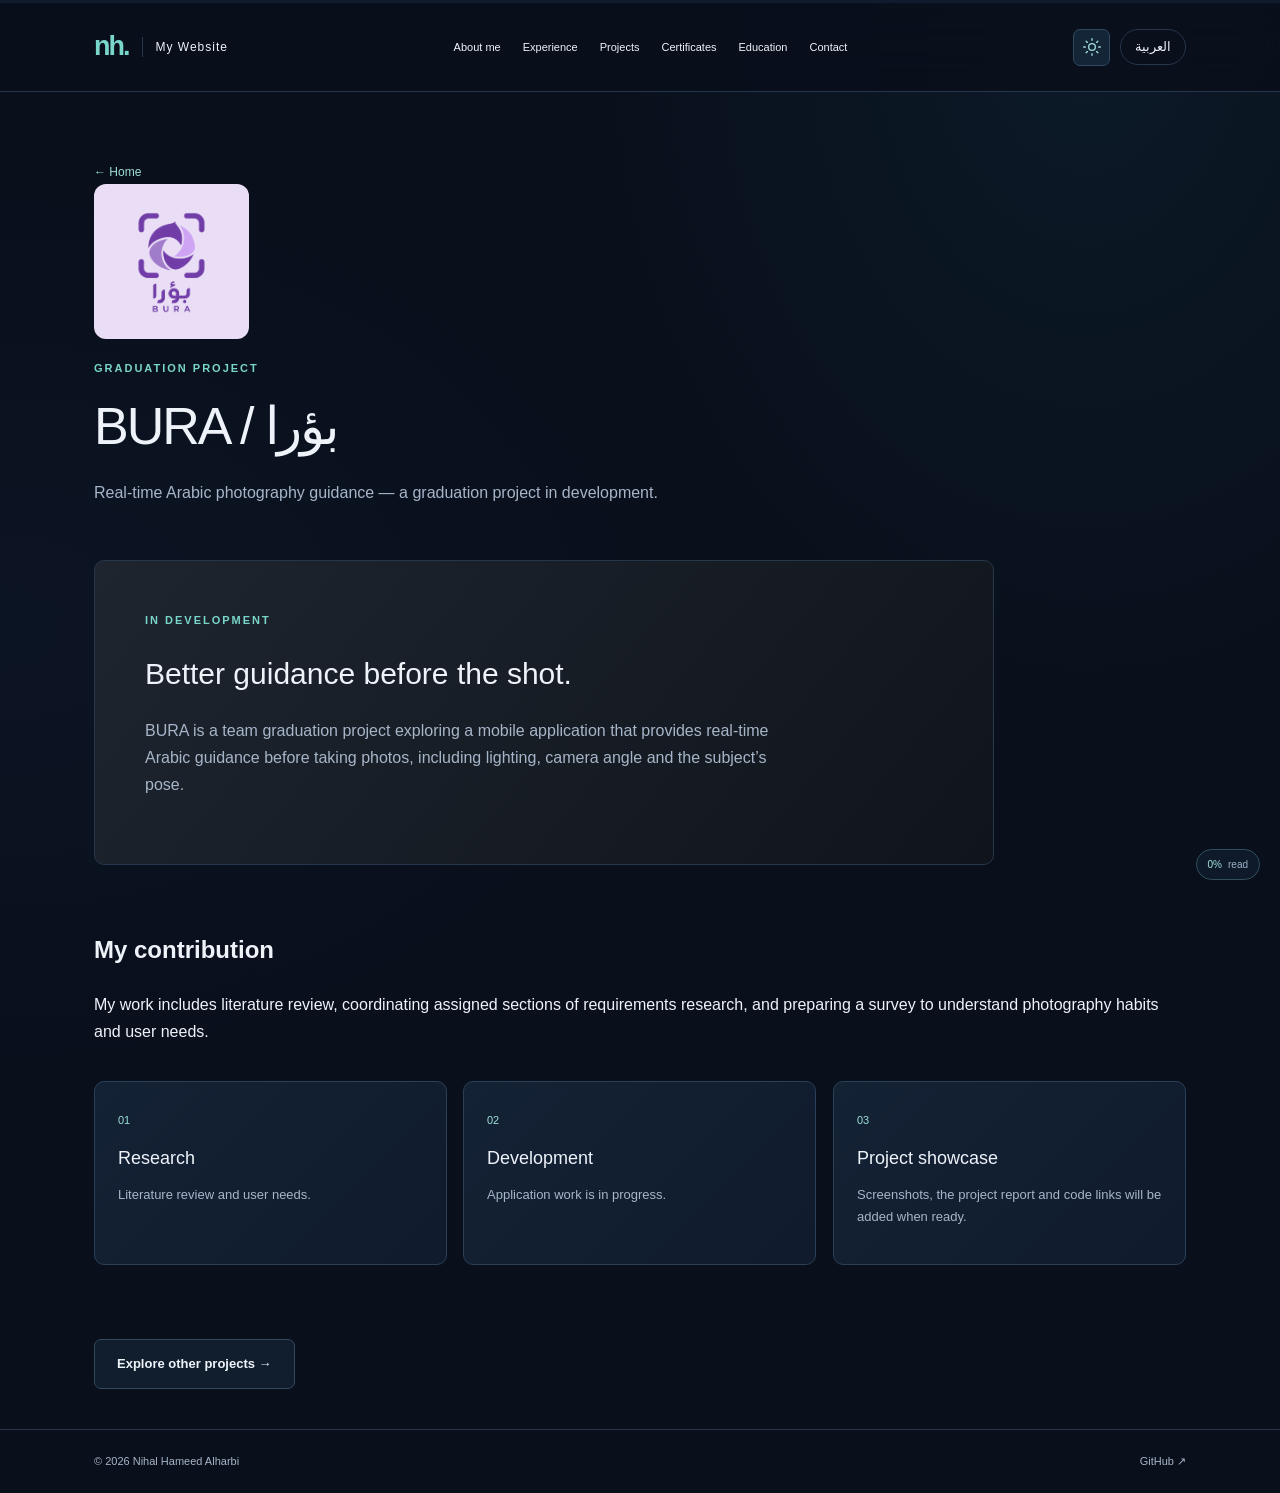
<file: project-bura.html>
<!doctype html><html lang="en" dir="ltr"><head><meta charset="utf-8"><meta name="viewport" content="width=device-width,initial-scale=1"><meta name="description" content="BURA Graduation Project — Nihal Hameed Alharbi, Computer Science portfolio."><meta name="theme-color" content="#090f1b"><title data-en="Nihal Hameed Alharbi | BURA" data-ar="نيهال حميد الحربي | بؤرا">Nihal Hameed Alharbi | BURA</title><script>try{document.documentElement.dataset.theme=localStorage.getItem("nihal-theme")==="light"?"light":"dark"}catch{document.documentElement.dataset.theme="dark"}</script><link rel="stylesheet" href="style.css"></head><body><div class="reading-track" role="progressbar" aria-label="Page reading progress" aria-valuemin="0" aria-valuemax="100" aria-valuenow="0"><div class="reading-fill"></div></div><div class="reading-badge" aria-hidden="true"><span id="reading-percent">0%</span><span data-en="read" data-ar="تمت القراءة">read</span></div><header><nav class="wrap"><a class="logo" href="index.html" aria-label="Nihal home"><span class="brandmark">nh.</span><span class="brandname" data-en="My Website" data-ar="موقعي الشخصي">My Website</span></a><div class="navlinks"><a href="index.html#about" data-en="About me" data-ar="نبذة عني">About me</a><a href="experience.html" data-en="Experience" data-ar="الخبرات">Experience</a><a href="projects.html" data-en="Projects" data-ar="المشاريع">Projects</a><a href="courses.html" data-en="Certificates" data-ar="الشهادات">Certificates</a><a href="index.html#education" data-en="Education" data-ar="التعليم">Education</a><a href="index.html#contact" data-en="Contact" data-ar="تواصل">Contact</a></div><div class="actions"><button id="theme-toggle" class="theme-toggle" type="button" aria-label="Switch to light mode" aria-pressed="false"><svg viewBox="0 0 24 24" fill="none" stroke="currentColor" stroke-width="1.6" stroke-linecap="round"><circle cx="12" cy="12" r="4"/><path d="M12 2v2m0 16v2M2 12h2m16 0h2M5 5l1.5 1.5m11 11L19 19M5 19l1.5-1.5m11-11L19 5"/></svg></button><button class="lang" id="lang" type="button">العربية</button></div></nav></header><main class="wrap"><section class="pagehero"><a href="index.html" class="crumb" data-en="← Home" data-ar="الرئيسية ←">← Home</a><img class="bura-detail-logo" src="assets/bura-logo.png" alt="بؤرا | BURA" width="1280" height="1280"><div class="eyebrow" data-en="GRADUATION PROJECT" data-ar="GRADUATION PROJECT">GRADUATION PROJECT</div><h1 data-en="BURA / بؤرا" data-ar="بؤرا / BURA">BURA / بؤرا</h1><p data-en="Real-time Arabic photography guidance — a graduation project in development." data-ar="إرشادات فورية للتصوير باللغة العربية — مشروع تخرج قيد التطوير.">Real-time Arabic photography guidance — a graduation project in development.</p></section><section class="empty"><div class="eyebrow"><span data-en="IN DEVELOPMENT" data-ar="قيد التطوير">IN DEVELOPMENT</span></div><h2 data-en="Better guidance before the shot." data-ar="إرشاد أفضل قبل التقاط الصورة.">Better guidance before the shot.</h2><p data-en="BURA is a team graduation project exploring a mobile application that provides real-time Arabic guidance before taking photos, including lighting, camera angle and the subject’s pose." data-ar="بؤرا مشروع تخرج جماعي يستكشف تطوير تطبيق جوال يقدم إرشادات فورية بالعربية قبل التقاط الصور، تشمل الإضاءة وزاوية الجوال ووضعية الشخص.">BURA is a team graduation project exploring a mobile application that provides real-time Arabic guidance before taking photos, including lighting, camera angle and the subject’s pose.</p></section><h2 data-en="My contribution" data-ar="مساهمتي في المشروع">My contribution</h2><p data-en="My work includes literature review, coordinating assigned sections of requirements research, and preparing a survey to understand photography habits and user needs." data-ar="تشمل مساهمتي مراجعة الدراسات وتنسيق الأقسام المسندة إليّ من بحث المتطلبات وإعداد استبيان لفهم عادات التصوير واحتياجات المستخدمين.">My work includes literature review, coordinating assigned sections of requirements research, and preparing a survey to understand photography habits and user needs.</p><div class="milestones"><div class="milestone"><span>01</span><h3 data-en="Research" data-ar="البحث">Research</h3><p data-en="Literature review and user needs." data-ar="مراجعة الدراسات وفهم احتياجات المستخدمين.">Literature review and user needs.</p></div><div class="milestone"><span>02</span><h3 data-en="Development" data-ar="التطوير">Development</h3><p data-en="Application work is in progress." data-ar="العمل على التطبيق قيد التطوير.">Application work is in progress.</p></div><div class="milestone"><span>03</span><h3 data-en="Project showcase" data-ar="عرض المشروع">Project showcase</h3><p data-en="Screenshots, the project report and code links will be added when ready." data-ar="ستُضاف صور التطبيق وتقرير المشروع وروابط الكود عند جاهزيتها.">Screenshots, the project report and code links will be added when ready.</p></div></div><div class="pagebottom"><a href="projects.html" class="button outline" data-en="Explore other projects →" data-ar="استكشف المشاريع الأخرى ←">Explore other projects →</a></div></main><footer><div class="wrap footerrow"><span>© <span id="year">2026</span> <span data-en="Nihal Hameed Alharbi" data-ar="نيهال حميد الحربي">Nihal Hameed Alharbi</span></span><a href="https://github.com/nihalAlharbi" class="" data-en="GitHub ↗" data-ar="جيت هب ↗">GitHub ↗</a></div></footer><dialog id="zoom"><button type="button" class="closezoom" data-en="Close ×" data-ar="إغلاق ×">Close ×</button><img alt=""></dialog><script src="site.js"></script></body></html>
</file>
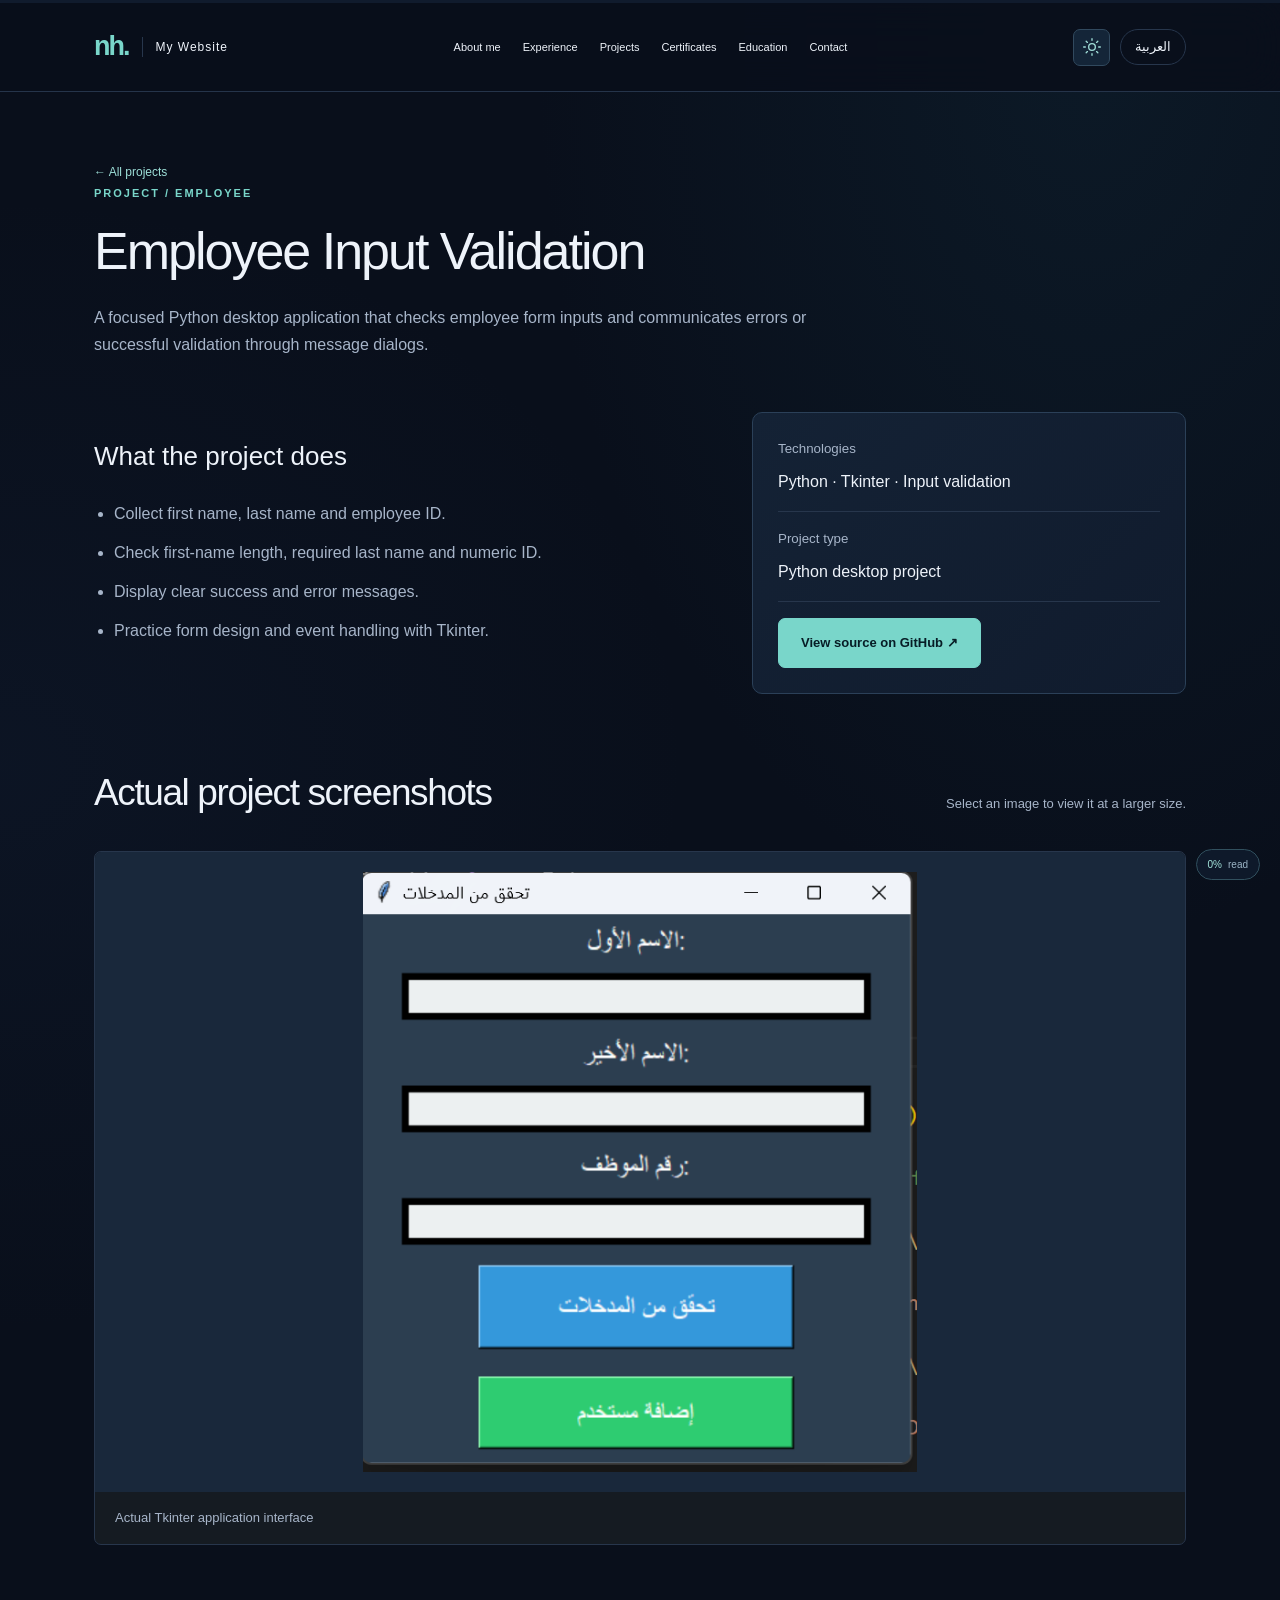
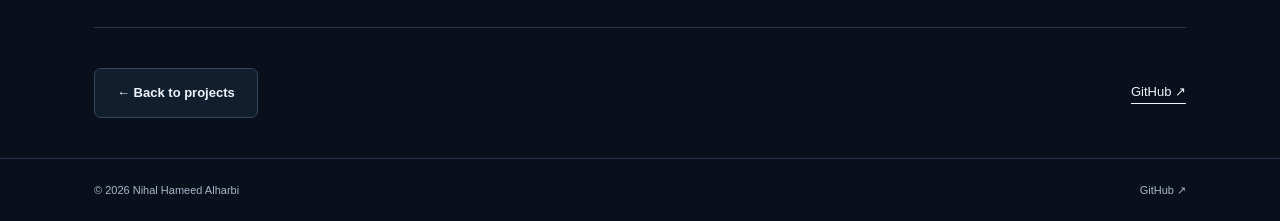
<file: project-employee.html>
<!doctype html><html lang="en" dir="ltr"><head><meta charset="utf-8"><meta name="viewport" content="width=device-width,initial-scale=1"><meta name="description" content="Employee Input Validation — Nihal Hameed Alharbi, Computer Science portfolio."><meta name="theme-color" content="#090f1b"><title data-en="Nihal Hameed Alharbi | Employee Input Validation" data-ar="نيهال حميد الحربي | التحقق من بيانات الموظفين">Nihal Hameed Alharbi | Employee Input Validation</title><script>try{document.documentElement.dataset.theme=localStorage.getItem("nihal-theme")==="light"?"light":"dark"}catch{document.documentElement.dataset.theme="dark"}</script><link rel="stylesheet" href="style.css"></head><body><div class="reading-track" role="progressbar" aria-label="Page reading progress" aria-valuemin="0" aria-valuemax="100" aria-valuenow="0"><div class="reading-fill"></div></div><div class="reading-badge" aria-hidden="true"><span id="reading-percent">0%</span><span data-en="read" data-ar="تمت القراءة">read</span></div><header><nav class="wrap"><a class="logo" href="index.html" aria-label="Nihal home"><span class="brandmark">nh.</span><span class="brandname" data-en="My Website" data-ar="موقعي الشخصي">My Website</span></a><div class="navlinks"><a href="index.html#about" data-en="About me" data-ar="نبذة عني">About me</a><a href="experience.html" data-en="Experience" data-ar="الخبرات">Experience</a><a href="projects.html" data-en="Projects" data-ar="المشاريع">Projects</a><a href="courses.html" data-en="Certificates" data-ar="الشهادات">Certificates</a><a href="index.html#education" data-en="Education" data-ar="التعليم">Education</a><a href="index.html#contact" data-en="Contact" data-ar="تواصل">Contact</a></div><div class="actions"><button id="theme-toggle" class="theme-toggle" type="button" aria-label="Switch to light mode" aria-pressed="false"><svg viewBox="0 0 24 24" fill="none" stroke="currentColor" stroke-width="1.6" stroke-linecap="round"><circle cx="12" cy="12" r="4"/><path d="M12 2v2m0 16v2M2 12h2m16 0h2M5 5l1.5 1.5m11 11L19 19M5 19l1.5-1.5m11-11L19 5"/></svg></button><button class="lang" id="lang" type="button">العربية</button></div></nav></header><main class="wrap"><section class="pagehero"><a href="projects.html" class="crumb" data-en="← All projects" data-ar="كل المشاريع ←">← All projects</a><div class="eyebrow" data-en="PROJECT / EMPLOYEE" data-ar="PROJECT / EMPLOYEE">PROJECT / EMPLOYEE</div><h1 data-en="Employee Input Validation" data-ar="التحقق من بيانات الموظفين">Employee Input Validation</h1><p data-en="A focused Python desktop application that checks employee form inputs and communicates errors or successful validation through message dialogs." data-ar="تطبيق سطح مكتب بلغة بايثون يتحقق من حقول بيانات الموظف ويعرض رسائل توضح أخطاء الإدخال أو نجاح التحقق.">A focused Python desktop application that checks employee form inputs and communicates errors or successful validation through message dialogs.</p></section><div class="detailintro"><div><h2 data-en="What the project does" data-ar="ماذا يقدم المشروع؟">What the project does</h2><ul class="featurelist"><li data-en="Collect first name, last name and employee ID." data-ar="إدخال الاسم الأول واسم العائلة ورقم الموظف.">Collect first name, last name and employee ID.</li><li data-en="Check first-name length, required last name and numeric ID." data-ar="فحص طول الاسم الأول ووجود اسم العائلة وأن رقم الموظف رقمي.">Check first-name length, required last name and numeric ID.</li><li data-en="Display clear success and error messages." data-ar="عرض رسائل واضحة للنجاح والأخطاء.">Display clear success and error messages.</li><li data-en="Practice form design and event handling with Tkinter." data-ar="تطبيق تصميم النماذج ومعالجة الأحداث باستخدام Tkinter.">Practice form design and event handling with Tkinter.</li></ul></div><aside class="facts"><div><small data-en="Technologies" data-ar="التقنيات">Technologies</small><span dir="ltr">Python · Tkinter · Input validation</span></div><div><small data-en="Project type" data-ar="نوع المشروع">Project type</small><span data-en="Python desktop project" data-ar="مشروع سطح مكتب ببايثون">Python desktop project</span></div><div><a class="button" href="https://github.com/nihalAlharbi/Employee-Input-Validation" target="_blank" rel="noopener noreferrer" data-en="View source on GitHub ↗" data-ar="عرض الكود في GitHub ↗">View source on GitHub ↗</a></div></aside></div><section class="section" style="padding-top:20px"><div class="sectionhead"><div><h2 data-en="Actual project screenshots" data-ar="صور فعلية للمشروع">Actual project screenshots</h2></div><p data-en="Select an image to view it at a larger size." data-ar="اضغط على الصورة لعرضها بحجم أكبر.">Select an image to view it at a larger size.</p></div><div class="gallery"><figure><button type="button" class="imagebutton" data-zoom="assets/employee.png" aria-label="Enlarge Actual Tkinter application interface"><img src="assets/employee.png" alt="Actual Tkinter application interface" loading="lazy"></button><figcaption data-en="Actual Tkinter application interface" data-ar="واجهة تطبيق Tkinter الفعلية">Actual Tkinter application interface</figcaption></figure></div></section><div class="pagebottom"><a href="projects.html" class="button outline" data-en="← Back to projects" data-ar="العودة للمشاريع ←">← Back to projects</a><a class="smalllink" href="https://github.com/nihalAlharbi/Employee-Input-Validation" target="_blank" rel="noopener noreferrer">GitHub ↗</a></div></main><footer><div class="wrap footerrow"><span>© <span id="year">2026</span> <span data-en="Nihal Hameed Alharbi" data-ar="نيهال حميد الحربي">Nihal Hameed Alharbi</span></span><a href="https://github.com/nihalAlharbi" class="" data-en="GitHub ↗" data-ar="جيت هب ↗">GitHub ↗</a></div></footer><dialog id="zoom"><button type="button" class="closezoom" data-en="Close ×" data-ar="إغلاق ×">Close ×</button><img alt=""></dialog><script src="site.js"></script></body></html>
</file>
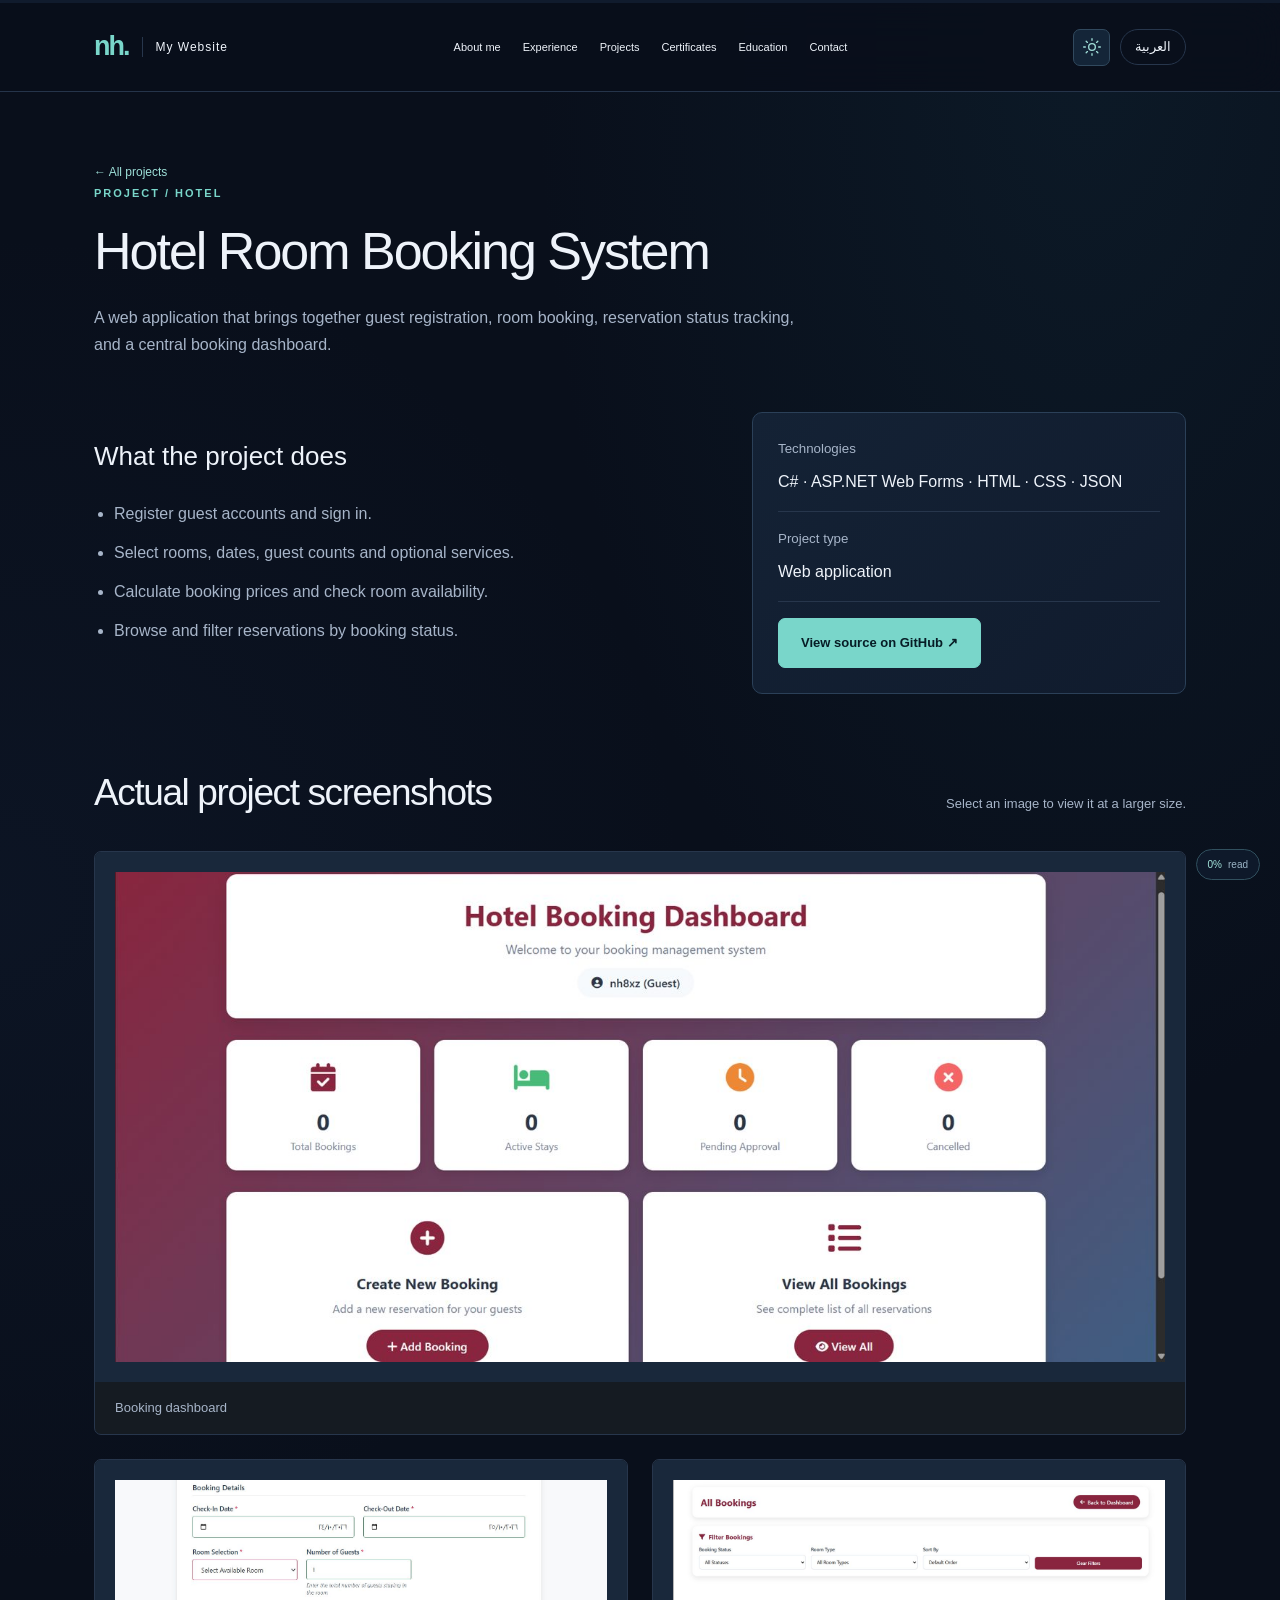
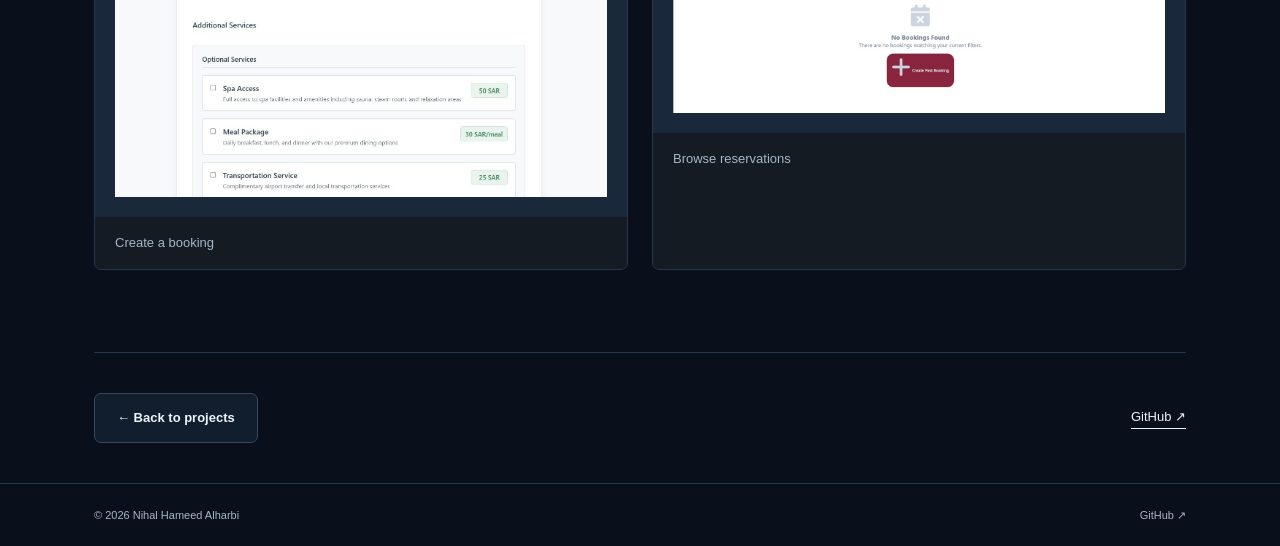
<file: project-hotel.html>
<!doctype html><html lang="en" dir="ltr"><head><meta charset="utf-8"><meta name="viewport" content="width=device-width,initial-scale=1"><meta name="description" content="Hotel Room Booking System — Nihal Hameed Alharbi, Computer Science portfolio."><meta name="theme-color" content="#090f1b"><title data-en="Nihal Hameed Alharbi | Hotel Room Booking System" data-ar="نيهال حميد الحربي | نظام حجز غرف الفنادق">Nihal Hameed Alharbi | Hotel Room Booking System</title><script>try{document.documentElement.dataset.theme=localStorage.getItem("nihal-theme")==="light"?"light":"dark"}catch{document.documentElement.dataset.theme="dark"}</script><link rel="stylesheet" href="style.css"></head><body><div class="reading-track" role="progressbar" aria-label="Page reading progress" aria-valuemin="0" aria-valuemax="100" aria-valuenow="0"><div class="reading-fill"></div></div><div class="reading-badge" aria-hidden="true"><span id="reading-percent">0%</span><span data-en="read" data-ar="تمت القراءة">read</span></div><header><nav class="wrap"><a class="logo" href="index.html" aria-label="Nihal home"><span class="brandmark">nh.</span><span class="brandname" data-en="My Website" data-ar="موقعي الشخصي">My Website</span></a><div class="navlinks"><a href="index.html#about" data-en="About me" data-ar="نبذة عني">About me</a><a href="experience.html" data-en="Experience" data-ar="الخبرات">Experience</a><a href="projects.html" data-en="Projects" data-ar="المشاريع">Projects</a><a href="courses.html" data-en="Certificates" data-ar="الشهادات">Certificates</a><a href="index.html#education" data-en="Education" data-ar="التعليم">Education</a><a href="index.html#contact" data-en="Contact" data-ar="تواصل">Contact</a></div><div class="actions"><button id="theme-toggle" class="theme-toggle" type="button" aria-label="Switch to light mode" aria-pressed="false"><svg viewBox="0 0 24 24" fill="none" stroke="currentColor" stroke-width="1.6" stroke-linecap="round"><circle cx="12" cy="12" r="4"/><path d="M12 2v2m0 16v2M2 12h2m16 0h2M5 5l1.5 1.5m11 11L19 19M5 19l1.5-1.5m11-11L19 5"/></svg></button><button class="lang" id="lang" type="button">العربية</button></div></nav></header><main class="wrap"><section class="pagehero"><a href="projects.html" class="crumb" data-en="← All projects" data-ar="كل المشاريع ←">← All projects</a><div class="eyebrow" data-en="PROJECT / HOTEL" data-ar="PROJECT / HOTEL">PROJECT / HOTEL</div><h1 data-en="Hotel Room Booking System" data-ar="نظام حجز غرف الفنادق">Hotel Room Booking System</h1><p data-en="A web application that brings together guest registration, room booking, reservation status tracking, and a central booking dashboard." data-ar="تطبيق ويب يجمع تسجيل الضيوف وحجز الغرف وتتبع حالة الحجوزات ولوحة تحكم لإدارة إجراءات الحجز.">A web application that brings together guest registration, room booking, reservation status tracking, and a central booking dashboard.</p></section><div class="detailintro"><div><h2 data-en="What the project does" data-ar="ماذا يقدم المشروع؟">What the project does</h2><ul class="featurelist"><li data-en="Register guest accounts and sign in." data-ar="تسجيل حسابات الضيوف وتسجيل الدخول.">Register guest accounts and sign in.</li><li data-en="Select rooms, dates, guest counts and optional services." data-ar="اختيار الغرف والتواريخ وعدد الضيوف والخدمات الإضافية.">Select rooms, dates, guest counts and optional services.</li><li data-en="Calculate booking prices and check room availability." data-ar="حساب أسعار الحجوزات والتحقق من توفر الغرف.">Calculate booking prices and check room availability.</li><li data-en="Browse and filter reservations by booking status." data-ar="استعراض الحجوزات وتصفيتها بحسب الحالة.">Browse and filter reservations by booking status.</li></ul></div><aside class="facts"><div><small data-en="Technologies" data-ar="التقنيات">Technologies</small><span dir="ltr">C# · ASP.NET Web Forms · HTML · CSS · JSON</span></div><div><small data-en="Project type" data-ar="نوع المشروع">Project type</small><span data-en="Web application" data-ar="تطبيق ويب">Web application</span></div><div><a class="button" href="https://github.com/nihalAlharbi/Hotel-Room-Booking-System" target="_blank" rel="noopener noreferrer" data-en="View source on GitHub ↗" data-ar="عرض الكود في GitHub ↗">View source on GitHub ↗</a></div></aside></div><section class="section" style="padding-top:20px"><div class="sectionhead"><div><h2 data-en="Actual project screenshots" data-ar="صور فعلية للمشروع">Actual project screenshots</h2></div><p data-en="Select an image to view it at a larger size." data-ar="اضغط على الصورة لعرضها بحجم أكبر.">Select an image to view it at a larger size.</p></div><div class="gallery"><figure><button type="button" class="imagebutton" data-zoom="assets/hotel-dashboard.jpg" aria-label="Enlarge Booking dashboard"><img src="assets/hotel-dashboard.jpg" alt="Booking dashboard" loading="lazy"></button><figcaption data-en="Booking dashboard" data-ar="لوحة تحكم الحجوزات">Booking dashboard</figcaption></figure><figure><button type="button" class="imagebutton" data-zoom="assets/hotel-booking.jpg" aria-label="Enlarge Create a booking"><img src="assets/hotel-booking.jpg" alt="Create a booking" loading="lazy"></button><figcaption data-en="Create a booking" data-ar="إنشاء حجز">Create a booking</figcaption></figure><figure><button type="button" class="imagebutton" data-zoom="assets/hotel-list.jpg" aria-label="Enlarge Browse reservations"><img src="assets/hotel-list.jpg" alt="Browse reservations" loading="lazy"></button><figcaption data-en="Browse reservations" data-ar="استعراض الحجوزات">Browse reservations</figcaption></figure></div></section><div class="pagebottom"><a href="projects.html" class="button outline" data-en="← Back to projects" data-ar="العودة للمشاريع ←">← Back to projects</a><a class="smalllink" href="https://github.com/nihalAlharbi/Hotel-Room-Booking-System" target="_blank" rel="noopener noreferrer">GitHub ↗</a></div></main><footer><div class="wrap footerrow"><span>© <span id="year">2026</span> <span data-en="Nihal Hameed Alharbi" data-ar="نيهال حميد الحربي">Nihal Hameed Alharbi</span></span><a href="https://github.com/nihalAlharbi" class="" data-en="GitHub ↗" data-ar="جيت هب ↗">GitHub ↗</a></div></footer><dialog id="zoom"><button type="button" class="closezoom" data-en="Close ×" data-ar="إغلاق ×">Close ×</button><img alt=""></dialog><script src="site.js"></script></body></html>
</file>
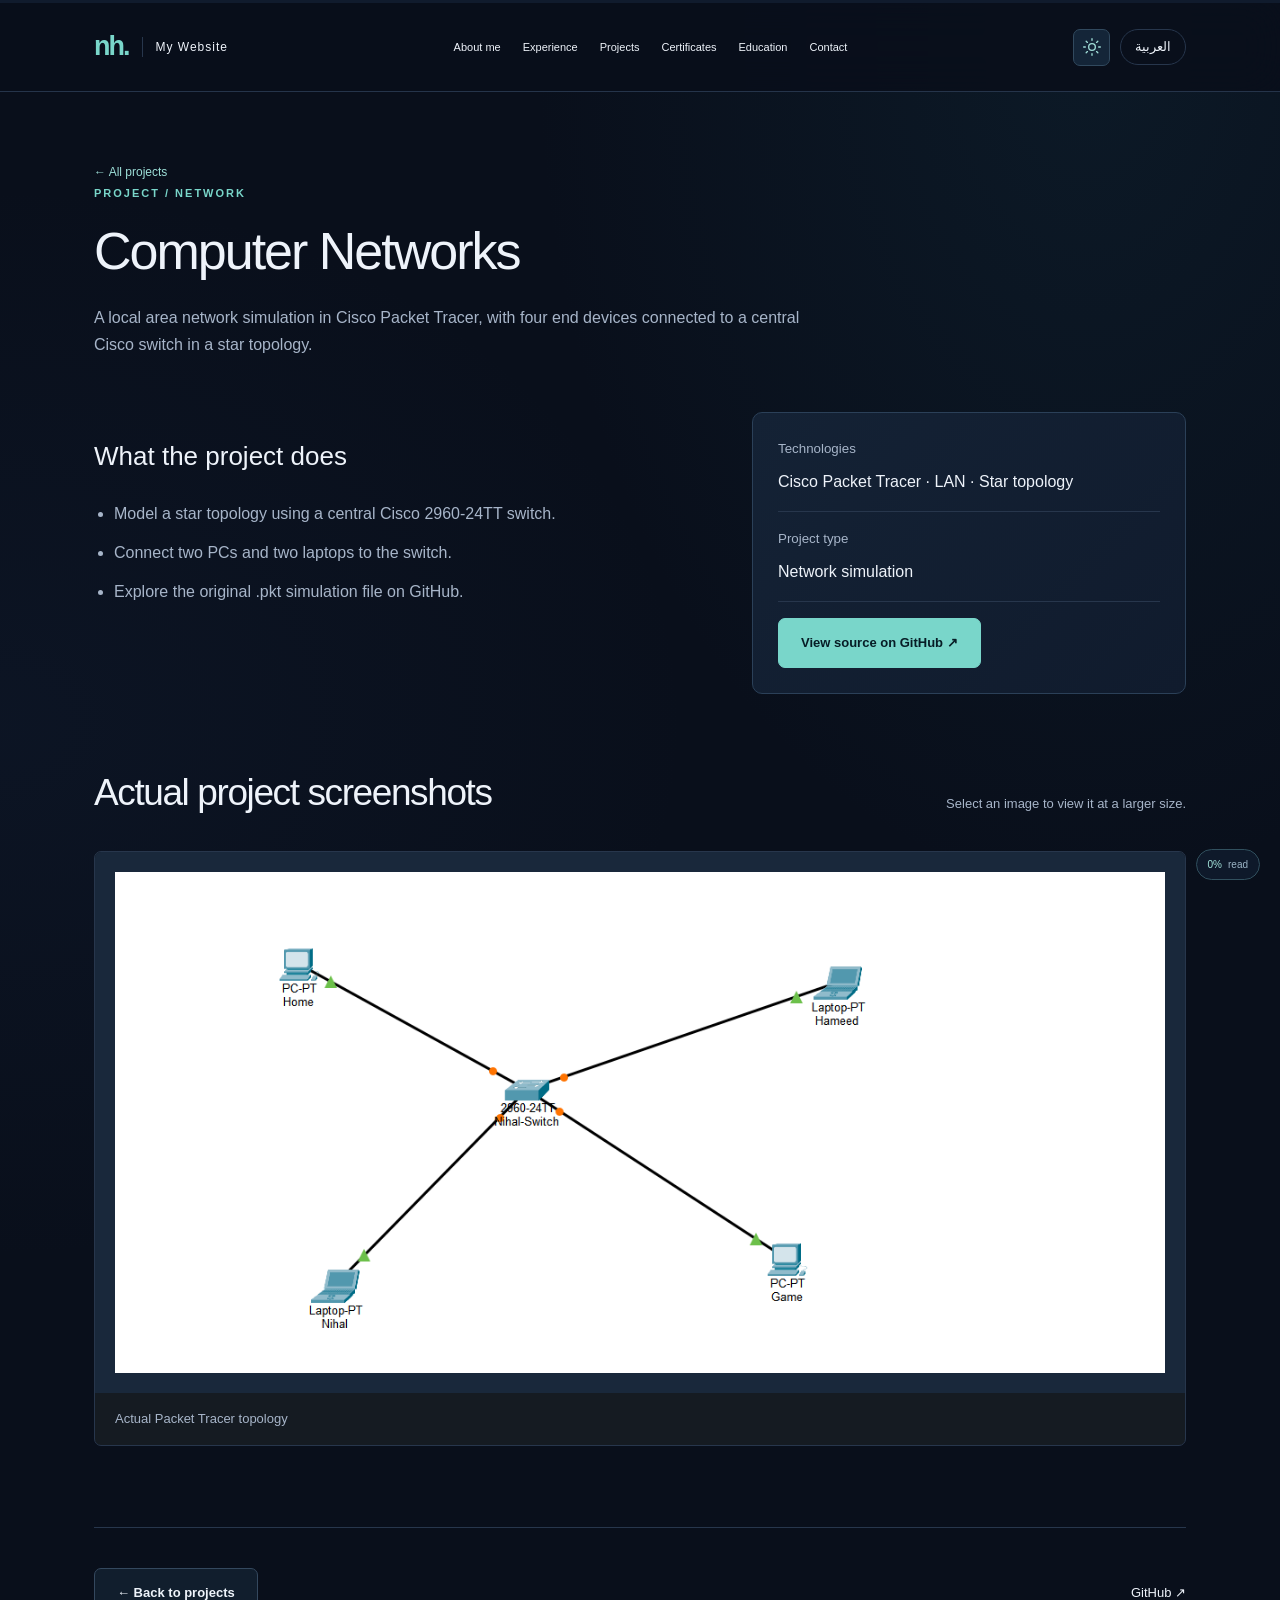
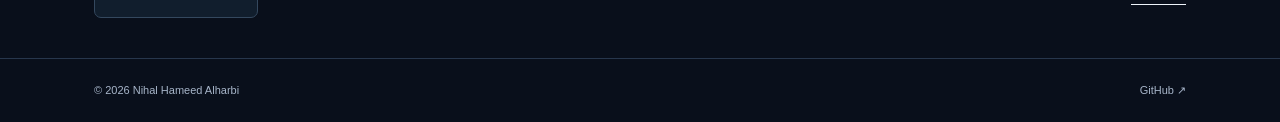
<file: project-network.html>
<!doctype html><html lang="en" dir="ltr"><head><meta charset="utf-8"><meta name="viewport" content="width=device-width,initial-scale=1"><meta name="description" content="Computer Networks — Nihal Hameed Alharbi, Computer Science portfolio."><meta name="theme-color" content="#090f1b"><title data-en="Nihal Hameed Alharbi | Computer Networks" data-ar="نيهال حميد الحربي | شبكات الحاسب">Nihal Hameed Alharbi | Computer Networks</title><script>try{document.documentElement.dataset.theme=localStorage.getItem("nihal-theme")==="light"?"light":"dark"}catch{document.documentElement.dataset.theme="dark"}</script><link rel="stylesheet" href="style.css"></head><body><div class="reading-track" role="progressbar" aria-label="Page reading progress" aria-valuemin="0" aria-valuemax="100" aria-valuenow="0"><div class="reading-fill"></div></div><div class="reading-badge" aria-hidden="true"><span id="reading-percent">0%</span><span data-en="read" data-ar="تمت القراءة">read</span></div><header><nav class="wrap"><a class="logo" href="index.html" aria-label="Nihal home"><span class="brandmark">nh.</span><span class="brandname" data-en="My Website" data-ar="موقعي الشخصي">My Website</span></a><div class="navlinks"><a href="index.html#about" data-en="About me" data-ar="نبذة عني">About me</a><a href="experience.html" data-en="Experience" data-ar="الخبرات">Experience</a><a href="projects.html" data-en="Projects" data-ar="المشاريع">Projects</a><a href="courses.html" data-en="Certificates" data-ar="الشهادات">Certificates</a><a href="index.html#education" data-en="Education" data-ar="التعليم">Education</a><a href="index.html#contact" data-en="Contact" data-ar="تواصل">Contact</a></div><div class="actions"><button id="theme-toggle" class="theme-toggle" type="button" aria-label="Switch to light mode" aria-pressed="false"><svg viewBox="0 0 24 24" fill="none" stroke="currentColor" stroke-width="1.6" stroke-linecap="round"><circle cx="12" cy="12" r="4"/><path d="M12 2v2m0 16v2M2 12h2m16 0h2M5 5l1.5 1.5m11 11L19 19M5 19l1.5-1.5m11-11L19 5"/></svg></button><button class="lang" id="lang" type="button">العربية</button></div></nav></header><main class="wrap"><section class="pagehero"><a href="projects.html" class="crumb" data-en="← All projects" data-ar="كل المشاريع ←">← All projects</a><div class="eyebrow" data-en="PROJECT / NETWORK" data-ar="PROJECT / NETWORK">PROJECT / NETWORK</div><h1 data-en="Computer Networks" data-ar="شبكات الحاسب">Computer Networks</h1><p data-en="A local area network simulation in Cisco Packet Tracer, with four end devices connected to a central Cisco switch in a star topology." data-ar="محاكاة شبكة محلية في Cisco Packet Tracer، تضم أربعة أجهزة طرفية متصلة بمبدّل Cisco مركزي وفق التوصيل النجمي.">A local area network simulation in Cisco Packet Tracer, with four end devices connected to a central Cisco switch in a star topology.</p></section><div class="detailintro"><div><h2 data-en="What the project does" data-ar="ماذا يقدم المشروع؟">What the project does</h2><ul class="featurelist"><li data-en="Model a star topology using a central Cisco 2960-24TT switch." data-ar="تمثيل التوصيل النجمي بمبدّل Cisco 2960-24TT مركزي.">Model a star topology using a central Cisco 2960-24TT switch.</li><li data-en="Connect two PCs and two laptops to the switch." data-ar="توصيل حاسبين مكتبيين وحاسبين محمولين بالمبدّل.">Connect two PCs and two laptops to the switch.</li><li data-en="Explore the original .pkt simulation file on GitHub." data-ar="استعراض ملف المحاكاة الأصلي بصيغة .pkt على GitHub.">Explore the original .pkt simulation file on GitHub.</li></ul></div><aside class="facts"><div><small data-en="Technologies" data-ar="التقنيات">Technologies</small><span dir="ltr">Cisco Packet Tracer · LAN · Star topology</span></div><div><small data-en="Project type" data-ar="نوع المشروع">Project type</small><span data-en="Network simulation" data-ar="محاكاة شبكة">Network simulation</span></div><div><a class="button" href="https://github.com/nihalAlharbi/Computer-Networks-Packet-Tracer" target="_blank" rel="noopener noreferrer" data-en="View source on GitHub ↗" data-ar="عرض الكود في GitHub ↗">View source on GitHub ↗</a></div></aside></div><section class="section" style="padding-top:20px"><div class="sectionhead"><div><h2 data-en="Actual project screenshots" data-ar="صور فعلية للمشروع">Actual project screenshots</h2></div><p data-en="Select an image to view it at a larger size." data-ar="اضغط على الصورة لعرضها بحجم أكبر.">Select an image to view it at a larger size.</p></div><div class="gallery"><figure><button type="button" class="imagebutton" data-zoom="assets/network.png" aria-label="Enlarge Actual Packet Tracer topology"><img src="assets/network.png" alt="Actual Packet Tracer topology" loading="lazy"></button><figcaption data-en="Actual Packet Tracer topology" data-ar="مخطط الشبكة الفعلي في Packet Tracer">Actual Packet Tracer topology</figcaption></figure></div></section><div class="pagebottom"><a href="projects.html" class="button outline" data-en="← Back to projects" data-ar="العودة للمشاريع ←">← Back to projects</a><a class="smalllink" href="https://github.com/nihalAlharbi/Computer-Networks-Packet-Tracer" target="_blank" rel="noopener noreferrer">GitHub ↗</a></div></main><footer><div class="wrap footerrow"><span>© <span id="year">2026</span> <span data-en="Nihal Hameed Alharbi" data-ar="نيهال حميد الحربي">Nihal Hameed Alharbi</span></span><a href="https://github.com/nihalAlharbi" class="" data-en="GitHub ↗" data-ar="جيت هب ↗">GitHub ↗</a></div></footer><dialog id="zoom"><button type="button" class="closezoom" data-en="Close ×" data-ar="إغلاق ×">Close ×</button><img alt=""></dialog><script src="site.js"></script></body></html>
</file>
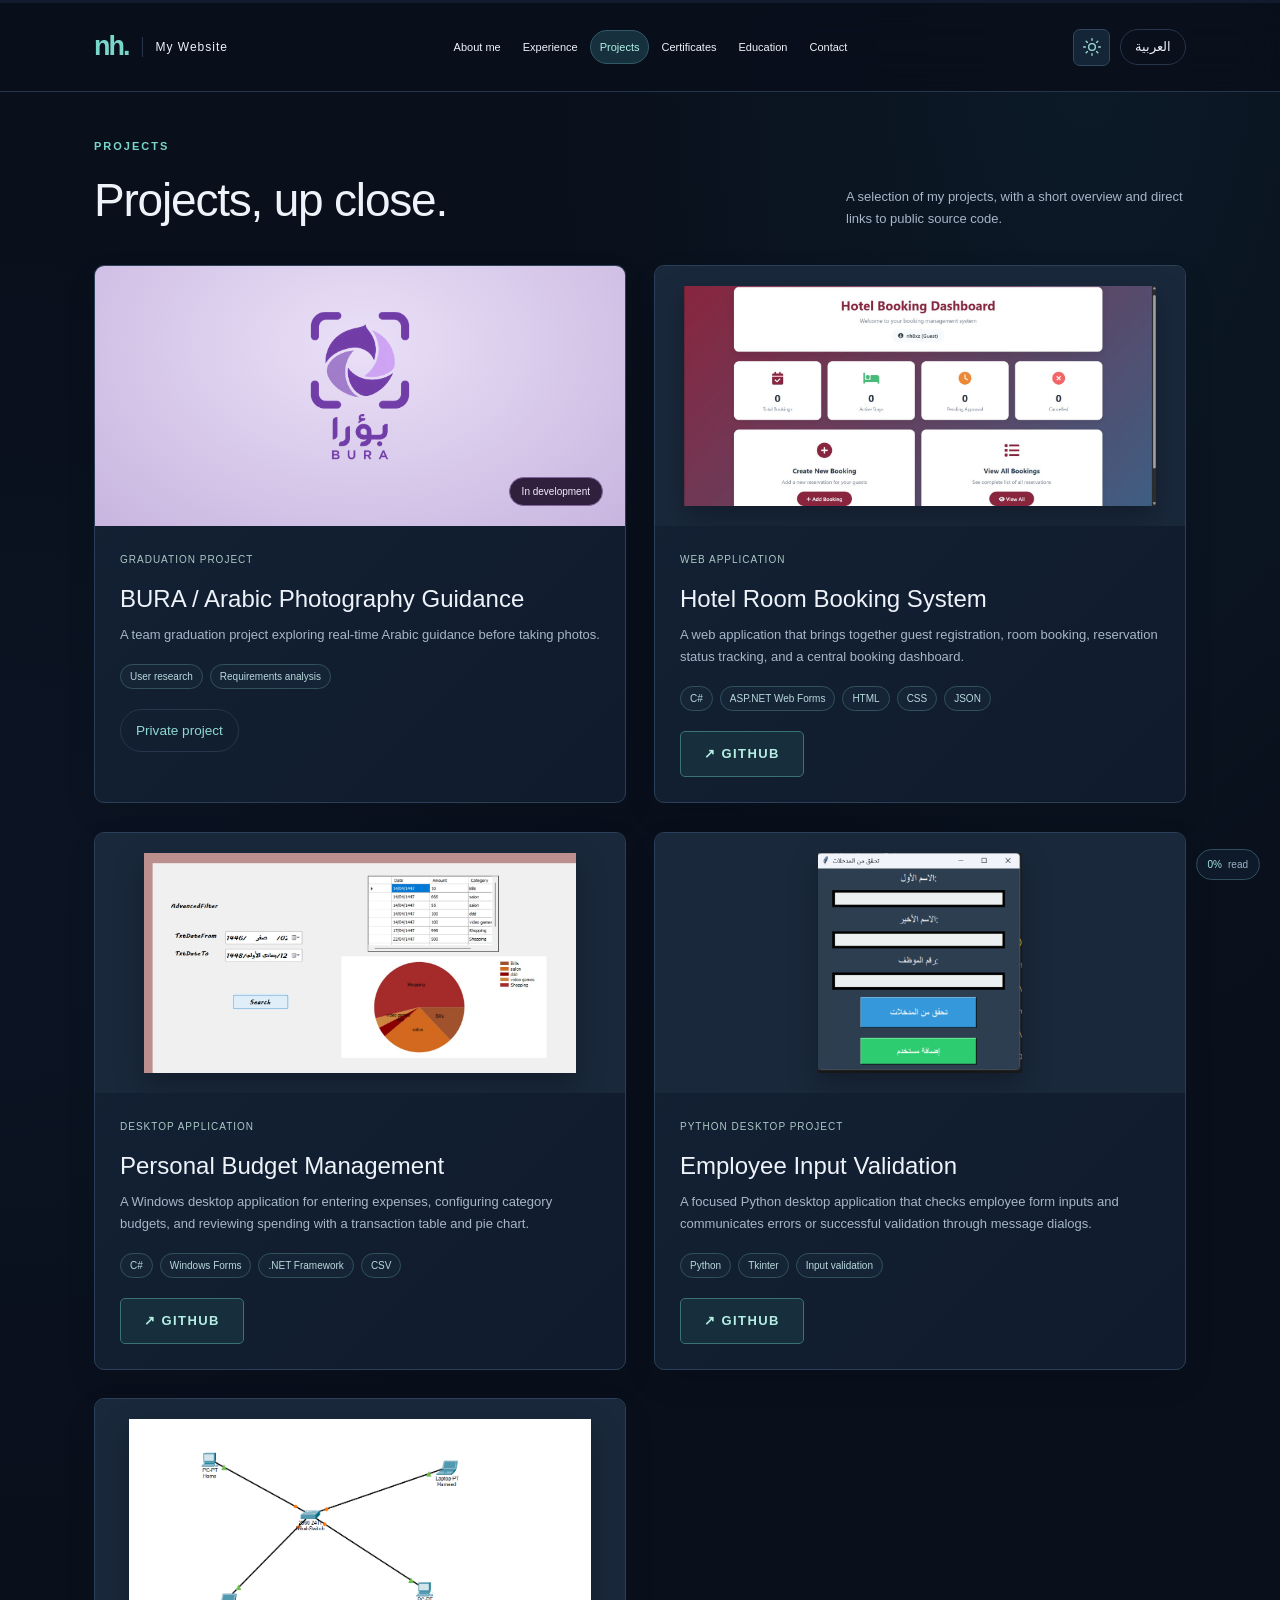
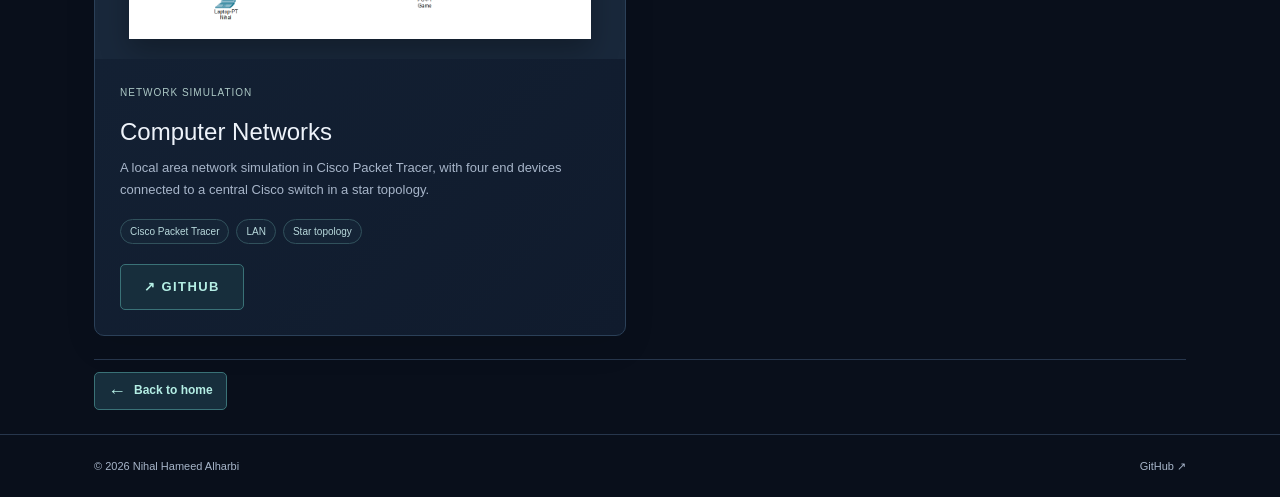
<file: projects.html>
<!doctype html><html lang="en" dir="ltr"><head><meta charset="utf-8"><meta name="viewport" content="width=device-width,initial-scale=1"><meta name="description" content="Software Portfolio — Nihal Hameed Alharbi, Computer Science portfolio."><meta name="theme-color" content="#090f1b"><title data-en="Nihal Hameed Alharbi | Projects" data-ar="نيهال حميد الحربي | المشاريع">Nihal Hameed Alharbi | Projects</title><script>try{document.documentElement.dataset.theme=localStorage.getItem("nihal-theme")==="light"?"light":"dark"}catch{document.documentElement.dataset.theme="dark"}</script><link rel="stylesheet" href="style.css"></head><body><div class="reading-track" role="progressbar" aria-label="Page reading progress" aria-valuemin="0" aria-valuemax="100" aria-valuenow="0"><div class="reading-fill"></div></div><div class="reading-badge" aria-hidden="true"><span id="reading-percent">0%</span><span data-en="read" data-ar="تمت القراءة">read</span></div><header><nav class="wrap"><a class="logo" href="index.html" aria-label="Nihal home"><span class="brandmark">nh.</span><span class="brandname" data-en="My Website" data-ar="موقعي الشخصي">My Website</span></a><div class="navlinks"><a href="index.html#about" data-en="About me" data-ar="نبذة عني">About me</a><a href="experience.html" data-en="Experience" data-ar="الخبرات">Experience</a><a href="projects.html" data-en="Projects" data-ar="المشاريع">Projects</a><a href="courses.html" data-en="Certificates" data-ar="الشهادات">Certificates</a><a href="index.html#education" data-en="Education" data-ar="التعليم">Education</a><a href="index.html#contact" data-en="Contact" data-ar="تواصل">Contact</a></div><div class="actions"><button id="theme-toggle" class="theme-toggle" type="button" aria-label="Switch to light mode" aria-pressed="false"><svg viewBox="0 0 24 24" fill="none" stroke="currentColor" stroke-width="1.6" stroke-linecap="round"><circle cx="12" cy="12" r="4"/><path d="M12 2v2m0 16v2M2 12h2m16 0h2M5 5l1.5 1.5m11 11L19 19M5 19l1.5-1.5m11-11L19 5"/></svg></button><button class="lang" id="lang" type="button">العربية</button></div></nav></header><main class="wrap"><section class="section secondary-page" id="projects"><div class="sectionhead"><div><div class="eyebrow" data-en="PROJECTS" data-ar="المشاريع">PROJECTS</div><h1 class="" data-en="Projects, up close." data-ar="مشاريعي عن قرب.">Projects, up close.</h1></div><p class="" data-en="A selection of my projects, with a short overview and direct links to public source code." data-ar="مجموعة من مشاريعي مع نبذة مختصرة وروابط مباشرة للكود المتاح للعامة.">A selection of my projects, with a short overview and direct links to public source code.</p></div><div class="projects"><article class="project"><div class="projectlink"><div class="bura-cover"><img class="bura-logo" src="assets/bura-logo.png" alt="بؤرا | BURA" width="1280" height="1280" loading="lazy"><span class="bura-status" data-en="In development" data-ar="قيد التطوير">In development</span></div><div class="projectbody"><div class="projectmeta"><span class="" data-en="Graduation project" data-ar="مشروع التخرج">Graduation project</span></div><h3 class="" data-en="BURA / Arabic Photography Guidance" data-ar="بؤرا / إرشاد التصوير بالعربية">BURA / Arabic Photography Guidance</h3><p class="" data-en="A team graduation project exploring real-time Arabic guidance before taking photos." data-ar="مشروع تخرج جماعي يستكشف تقديم إرشادات فورية بالعربية قبل التقاط الصور.">A team graduation project exploring real-time Arabic guidance before taking photos.</p><div class="tags"><span class="tag" data-en="User research" data-ar="بحث المستخدمين">User research</span><span class="tag" data-en="Requirements analysis" data-ar="تحليل المتطلبات">Requirements analysis</span></div><div class="projectfoot"><span class="private-project" data-en="Private project" data-ar="مشروع خاص">Private project</span></div></div></div></article><article class="project"><div class="projectlink"><div class="visual real"><img src="assets/hotel-dashboard.jpg" alt="Hotel Room Booking System actual screenshot" loading="lazy"></div><div class="projectbody"><div class="projectmeta"><span data-en="Web application" data-ar="تطبيق ويب">Web application</span></div><h3 data-en="Hotel Room Booking System" data-ar="نظام حجز غرف الفنادق">Hotel Room Booking System</h3><p data-en="A web application that brings together guest registration, room booking, reservation status tracking, and a central booking dashboard." data-ar="تطبيق ويب يجمع تسجيل الضيوف وحجز الغرف وتتبع حالة الحجوزات ولوحة تحكم لإدارة إجراءات الحجز.">A web application that brings together guest registration, room booking, reservation status tracking, and a central booking dashboard.</p><div class="tags"><span class="tag">C#</span><span class="tag">ASP.NET Web Forms</span><span class="tag">HTML</span><span class="tag">CSS</span><span class="tag">JSON</span></div><div class="projectfoot"><a class="btn project-github" href="https://github.com/nihalAlharbi/Hotel-Room-Booking-System" target="_blank" rel="noopener noreferrer"><span data-en="↗ GITHUB" data-ar="عرض على جيت هب ↗">↗ GITHUB</span></a></div></div></div></article><article class="project"><div class="projectlink"><div class="visual real"><img src="assets/budget-summary.jpg" alt="Personal Budget Management actual screenshot" loading="lazy"></div><div class="projectbody"><div class="projectmeta"><span data-en="Desktop application" data-ar="تطبيق سطح مكتب">Desktop application</span></div><h3 data-en="Personal Budget Management" data-ar="إدارة الميزانية الشخصية">Personal Budget Management</h3><p data-en="A Windows desktop application for entering expenses, configuring category budgets, and reviewing spending with a transaction table and pie chart." data-ar="تطبيق لسطح المكتب لتسجيل المصروفات وضبط ميزانية الفئات واستعراض الإنفاق من خلال جدول العمليات والرسم البياني.">A Windows desktop application for entering expenses, configuring category budgets, and reviewing spending with a transaction table and pie chart.</p><div class="tags"><span class="tag">C#</span><span class="tag">Windows Forms</span><span class="tag">.NET Framework</span><span class="tag">CSV</span></div><div class="projectfoot"><a class="btn project-github" href="https://github.com/nihalAlharbi/Personal-Budget-Management-System" target="_blank" rel="noopener noreferrer"><span data-en="↗ GITHUB" data-ar="عرض على جيت هب ↗">↗ GITHUB</span></a></div></div></div></article><article class="project"><div class="projectlink"><div class="visual real"><img src="assets/employee.png" alt="Employee Input Validation actual screenshot" loading="lazy"></div><div class="projectbody"><div class="projectmeta"><span data-en="Python desktop project" data-ar="مشروع سطح مكتب ببايثون">Python desktop project</span></div><h3 data-en="Employee Input Validation" data-ar="التحقق من بيانات الموظفين">Employee Input Validation</h3><p data-en="A focused Python desktop application that checks employee form inputs and communicates errors or successful validation through message dialogs." data-ar="تطبيق سطح مكتب بلغة بايثون يتحقق من حقول بيانات الموظف ويعرض رسائل توضح أخطاء الإدخال أو نجاح التحقق.">A focused Python desktop application that checks employee form inputs and communicates errors or successful validation through message dialogs.</p><div class="tags"><span class="tag">Python</span><span class="tag">Tkinter</span><span class="tag" data-en="Input validation" data-ar="التحقق من المدخلات">Input validation</span></div><div class="projectfoot"><a class="btn project-github" href="https://github.com/nihalAlharbi/Employee-Input-Validation" target="_blank" rel="noopener noreferrer"><span data-en="↗ GITHUB" data-ar="عرض على جيت هب ↗">↗ GITHUB</span></a></div></div></div></article><article class="project"><div class="projectlink"><div class="visual real"><img src="assets/network.png" alt="Computer Networks actual screenshot" loading="lazy"></div><div class="projectbody"><div class="projectmeta"><span data-en="Network simulation" data-ar="محاكاة شبكة">Network simulation</span></div><h3 data-en="Computer Networks" data-ar="شبكات الحاسب">Computer Networks</h3><p data-en="A local area network simulation in Cisco Packet Tracer, with four end devices connected to a central Cisco switch in a star topology." data-ar="محاكاة شبكة محلية في Cisco Packet Tracer، تضم أربعة أجهزة طرفية متصلة بمبدّل Cisco مركزي وفق التوصيل النجمي.">A local area network simulation in Cisco Packet Tracer, with four end devices connected to a central Cisco switch in a star topology.</p><div class="tags"><span class="tag">Cisco Packet Tracer</span><span class="tag" data-en="LAN" data-ar="شبكة محلية">LAN</span><span class="tag" data-en="Star topology" data-ar="التوصيل النجمي">Star topology</span></div><div class="projectfoot"><a class="btn project-github" href="https://github.com/nihalAlharbi/Computer-Networks-Packet-Tracer" target="_blank" rel="noopener noreferrer"><span data-en="↗ GITHUB" data-ar="عرض على جيت هب ↗">↗ GITHUB</span></a></div></div></div></article></div></section><div class="page-return"><a class="crumb back-home" href="index.html"><span class="back-arrow" aria-hidden="true">←</span><span data-en="Back to home" data-ar="العودة للرئيسية">Back to home</span></a></div></main><footer><div class="wrap footerrow"><span>© <span id="year">2026</span> <span data-en="Nihal Hameed Alharbi" data-ar="نيهال حميد الحربي">Nihal Hameed Alharbi</span></span><a href="https://github.com/nihalAlharbi" class="" data-en="GitHub ↗" data-ar="جيت هب ↗">GitHub ↗</a></div></footer><dialog id="zoom"><button type="button" class="closezoom" data-en="Close ×" data-ar="إغلاق ×">Close ×</button><img alt=""></dialog><script src="site.js"></script></body></html>
</file>
<file: style.css>
:root{--paper:#f7f6f2;--ink:#181c21;--muted:#687269;--line:#d3dedd;--green:#2a3849;--light:#e3eeed}*{box-sizing:border-box}html{scroll-behavior:smooth;scroll-padding-top:100px}body{margin:0;background:var(--paper);color:var(--ink);font:16px/1.7 Arial,sans-serif}a{color:inherit;text-decoration:none}button{font:inherit;cursor:pointer}a:focus-visible,button:focus-visible{outline:3px solid #78a7a2;outline-offset:5px}.wrap{max-width:1180px;margin:auto;padding:0 44px}header{position:sticky;top:0;z-index:10;background:#f7f6f2f5;border-bottom:1px solid var(--line)}nav{height:88px;display:flex;align-items:center;justify-content:space-between;gap:25px}.logo{font-weight:700;letter-spacing:-2px;font-size:27px}.logo span{color:var(--green)}.navlinks{display:flex;gap:30px;font-size:13px}.actions{display:flex;gap:17px;align-items:center}.lang{background:none;border:1px solid var(--line);border-radius:30px;padding:6px 14px;font-size:13px}.smalllink{font-size:13px;border-bottom:1px solid var(--ink)}.hero{padding:90px 0 75px;display:grid;grid-template-columns:1.4fr 1fr;gap:55px;align-items:center}.eyebrow{text-transform:uppercase;font-size:11px;letter-spacing:2px;font-weight:700;color:var(--green)}.status{display:inline-flex;align-items:center;gap:8px;border:1px solid var(--line);border-radius:30px;padding:7px 13px;font-size:11px;margin-bottom:30px}.dot{width:6px;height:6px;background:#548782;border-radius:50%}h1{font-size:clamp(45px,5.1vw,72px);line-height:1.08;letter-spacing:-3px;font-weight:500;margin:0 0 25px}h1 em{font-family:Georgia,serif;color:var(--green);font-weight:400}.intro{max-width:530px;font-size:16px;color:var(--muted);margin-bottom:28px}.button{display:inline-flex;align-items:center;justify-content:center;gap:25px;background:var(--green);color:white;padding:13px 22px;border:1px solid var(--green);border-radius:3px;font-size:13px}.button.outline{background:transparent;color:var(--ink);border-color:var(--line)}.buttons{display:flex;gap:12px;flex-wrap:wrap}.hero-art{height:405px;background:#dfebea;border-radius:160px 160px 10px 10px;position:relative;overflow:hidden;display:grid;place-items:center}.monogram{font:145px Georgia,serif;letter-spacing:-18px;color:#2a3849;z-index:1}.orbit{position:absolute;width:320px;height:320px;border:1px solid #acc3c1;border-radius:50%;transform:rotate(-25deg) scaleX(.58)}.orbit.two{transform:rotate(40deg) scaleX(.58)}.artfoot{position:absolute;bottom:25px;left:25px;right:25px;display:flex;justify-content:space-between;font-size:10px;letter-spacing:1px}.hero-note{font-size:11px;color:var(--muted);margin-top:23px}.strip{border-top:1px solid var(--line);border-bottom:1px solid var(--line);display:grid;grid-template-columns:repeat(3,1fr);padding:24px 0;gap:25px}.strip span{display:block;color:var(--muted);font-size:11px;margin-bottom:5px}.strip strong{font-weight:500;font-size:14px}.section{padding:82px 0;border-bottom:1px solid var(--line)}.sectionhead{display:flex;justify-content:space-between;align-items:end;gap:30px;margin-bottom:35px}.sectionhead h2{font-size:37px;line-height:1.2;letter-spacing:-1.3px;font-weight:500;margin:12px 0 0}.sectionhead p{max-width:340px;color:var(--muted);font-size:13px;margin:0}.projects{display:grid;grid-template-columns:1fr 1fr;gap:28px}.project{border:1px solid var(--line);border-radius:6px;overflow:hidden;background:#fbfaf7}.visual{height:230px;padding:26px;display:flex;justify-content:center;align-items:center;overflow:hidden}.budget{background:#dde9e8}.hotel{background:#e9e4dc}.bura{background:#ece7f1}.mock{background:#f7fbfb;width:90%;border-radius:7px;box-shadow:0 12px 30px #191f2615;padding:18px;transform:rotate(-3deg);font-size:9px;max-width:340px}.mockhead{display:flex;justify-content:space-between;font-weight:bold}.balances{display:flex;gap:8px;margin:20px 0}.balance{background:#e8f0ef;border-radius:4px;padding:10px;flex:1}.balance b{display:block;font-size:16px;margin-top:5px}.bars{height:55px;display:flex;gap:9px;align-items:end}.bars i{width:14%;background:#709c98;border-radius:3px 3px 0 0}.roommock{transform:rotate(3deg)}.rooms{display:grid;grid-template-columns:repeat(3,1fr);gap:8px;margin-top:16px}.room{height:75px;background:#e4d8c8;border-radius:3px;display:flex;align-items:end;padding:7px}.frame{width:135px;height:180px;border:5px solid #fff;border-radius:20px;background:#d4c6df;position:relative;display:grid;place-items:center;font:35px Georgia,serif;color:#655174;box-shadow:0 12px 30px #34213b12}.frame:after{content:'';position:absolute;inset:25px 12px;border:1px solid #fff9;border-radius:6px}.frame span{position:absolute;bottom:15px;font:9px Arial;background:white;padding:4px 8px;border-radius:10px}.projectbody{padding:25px}.projectmeta{display:flex;justify-content:space-between;font-size:10px;text-transform:uppercase;letter-spacing:1px;color:var(--muted)}h3{font-size:21px;font-weight:500;line-height:1.3;margin:15px 0 10px}.project p{font-size:13px;color:var(--muted);margin:0 0 18px}.tags{display:flex;flex-wrap:wrap;gap:7px}.tag{font-size:10px;border:1px solid var(--line);padding:3px 9px;border-radius:20px}.projectfoot{font-size:11px;color:var(--green);margin-top:20px}.projectfoot a{border-bottom:1px solid var(--green)}.bura-card{grid-column:1/-1;display:grid;grid-template-columns:1fr 1fr}.bura-card .visual{height:100%;min-height:260px}.aboutgrid{display:grid;grid-template-columns:1fr 1fr;gap:75px}.aboutcopy{font-size:17px;color:var(--muted);margin-top:0}.aboutcopy strong{color:var(--ink);font-weight:500}.education{border-left:2px solid #8baaa7;padding-left:23px;margin-top:25px}.education small{color:var(--muted)}.skills{display:grid;grid-template-columns:1fr 1fr;gap:24px}.skillgroup{padding-top:15px;border-top:1px solid var(--line)}.skillgroup h3{font-size:13px;margin:0 0 12px}.skillgroup p{font-size:13px;color:var(--muted);margin:0}.contact{padding:75px 0;display:flex;justify-content:space-between;align-items:center;gap:35px}.contact h2{font-size:42px;letter-spacing:-1.5px;line-height:1.2;font-weight:500;margin:12px 0}.contact p{color:var(--muted);font-size:14px;max-width:550px}footer{border-top:1px solid var(--line);padding:22px 0;font-size:11px;color:var(--muted)}.footerrow{display:flex;justify-content:space-between}html[dir=rtl] h1{letter-spacing:-1px;line-height:1.35;font-size:54px}html[dir=rtl] .education{border-left:0;border-right:2px solid #8baaa7;padding-left:0;padding-right:23px}html[dir=rtl] .eyebrow{letter-spacing:0} @media(max-width:800px){.wrap{padding:0 24px}.navlinks{display:none}.hero{padding:50px 0;grid-template-columns:1fr;gap:35px}.hero-art{height:290px;max-width:420px;width:100%;justify-self:center}.monogram{font-size:120px}.strip{gap:12px}.strip strong{font-size:12px}.section{padding:55px 0}.sectionhead{display:block}.sectionhead p{margin-top:20px}.projects,.aboutgrid{grid-template-columns:1fr;gap:25px}.bura-card{grid-column:auto;display:block}.bura-card .visual{min-height:220px}.contact{display:block}.contact .button{margin-top:15px}.contact h2{font-size:34px}.footerrow{gap:20px}html[dir=rtl] h1{font-size:42px}}@media(prefers-reduced-motion:reduce){html{scroll-behavior:auto}}@media print{header,.hero-art,.visual,.buttons,.contact .button,.lang{display:none}.hero,.section,.contact{padding:20px 0}.wrap{padding:0}.project,.bura-card{break-inside:avoid}.projects{display:block}.project{margin-bottom:15px}.aboutgrid{gap:25px}body{background:white}}

/* Deep forest palette and refined interaction. */
:root{--paper:#0c1013;--ink:#f3f1e7;--muted:#adc2c0;--line:#262c33;--green:#9bd5cf;--light:#171c23;color-scheme:dark}
body{background:radial-gradient(ellipse at 80% 5%,#1c253080,transparent 42%),var(--paper)}
header{background:#0c1013ed;backdrop-filter:blur(18px)}
.logo{direction:ltr}.logo span{color:#9ddfd8}
.navlinks a,.smalllink{transition:color .2s}.navlinks a:hover,.smalllink:hover{color:#9ddfd8}
.status{background:#181f27;color:#c5e6e3;border-color:#405c59}.dot{background:#a0e1db;box-shadow:0 0 0 4px #a0e1db12}
h1{font-size:clamp(48px,5.4vw,78px)}h1 em{color:#9ddfd8}
.hero-art{background:radial-gradient(circle at 55% 35%,#476663,#1c242e 65%,#151b23);border:1px solid #45625f;box-shadow:0 25px 80px #0003,inset 0 0 70px #6aada612;border-radius:180px 180px 12px 12px}
.monogram{color:#b8e6e1;text-shadow:0 10px 60px #0003}.orbit{border-color:#7cb3ae80}.artfoot{color:#cae7e4;direction:ltr}
.button{background:#9fdbd5;color:#12161b;border-color:#9fdbd5;font-weight:600;transition:transform .2s,background .2s,box-shadow .2s}.button:hover{background:#b8e8e4;transform:translateY(-3px);box-shadow:0 8px 25px #0003}
.button.outline{background:#ffffff04;color:var(--ink);border-color:#465f5c}.button.outline:hover{background:#ffffff0b}
.strip{background:linear-gradient(100deg,#ffffff03,transparent);padding:26px 18px;border-radius:4px}
.sectionhead h2{letter-spacing:-1.4px}.project{background:#12171c;border-color:#29303a;box-shadow:0 12px 35px #00000012;transition:transform .25s,border-color .25s,box-shadow .25s}.project:hover{transform:translateY(-5px);border-color:#65928e;box-shadow:0 18px 38px #0003}
.budget{background:radial-gradient(ellipse at top,#436763,#1d2630)}.hotel{background:radial-gradient(ellipse at top,#685b45,#3a342b)}.bura{background:radial-gradient(ellipse at top,#5e536d,#332c3d)}
.mock{color:#1b2025;background:#e9f2f1;box-shadow:0 20px 35px #0004;color-scheme:light}.tag{background:#ffffff04;color:#cadbd9;border-color:#303842}.projectmeta{color:#acc8c5}.projectfoot{color:#9ddfd8}.projectfoot a{border-color:#79b7b1}.frame{border-color:#e9e3ef;color:#51445e}.frame span{color:#51445e}
.skillgroup{padding:22px;border:1px solid var(--line);border-radius:5px;background:#13181e}.skillgroup h3{color:#bce2de}.education{background:#13181e;padding-top:8px;padding-bottom:15px;padding-right:18px;border-color:#99d8d2}.lang:hover{background:#ffffff0b}
.contact{position:relative}.contact h2{color:#bfe7e3}::selection{background:#99d8d2;color:#10151a}
@media(prefers-reduced-motion:reduce){.button,.project{transition:none}.button:hover,.project:hover{transform:none}}
@media print{:root{--ink:#181c21;--muted:#687269;--line:#ddd;--green:#2a3849;color-scheme:light}body{background:#fff}.project,.skillgroup,.education{background:#fff;color:#181c21}.tag,.projectmeta,.skillgroup h3,.contact h2{color:#181c21}}

.sectioncards{display:grid;grid-template-columns:repeat(3,1fr);gap:20px}.sectioncard{display:block;padding:30px;border:1px solid #303842;border-radius:8px;background:linear-gradient(140deg,#1a212a,#12171c);transition:transform .2s,border-color .2s}.sectioncard:hover{transform:translateY(-5px);border-color:#9bd5cf}.sectioncard .number{font:40px Georgia;color:#75ada7}.sectioncard h3{font-size:25px}.sectioncard p{font-size:13px;color:var(--muted)}.sectioncard .arrow{display:block;color:#9ddfd8;margin-top:30px;font-size:22px}.pagehero{padding:65px 0 38px}.pagehero h1{font-size:52px;margin-top:20px;letter-spacing:-2px}.pagehero p{max-width:720px;color:var(--muted)}.crumb{font-size:12px;color:#9ddfd8}.projectlink{display:block}.visual.real{padding:20px;height:260px;background:#1d242c}.visual.real img{width:100%;height:100%;object-fit:contain;border-radius:4px;filter:drop-shadow(0 12px 14px #0004)}.projectlink:focus-visible{outline:3px solid #9bd5cf}.projectbody h3{font-size:24px}.projectmeta{gap:15px}.detailintro{display:grid;grid-template-columns:1.4fr 1fr;gap:50px;padding-bottom:45px}.detailintro h2{font-size:26px;font-weight:500}.detailintro p{color:var(--muted)}.facts{background:#141a21;border:1px solid var(--line);border-radius:8px;padding:25px}.facts div+div{border-top:1px solid var(--line);padding-top:16px;margin-top:16px}.facts small{display:block;color:var(--muted);margin-bottom:7px}.gallery{display:grid;grid-template-columns:1fr 1fr;gap:24px}.gallery figure{margin:0;background:#151b22;border:1px solid var(--line);border-radius:7px;overflow:hidden}.gallery figure:first-child{grid-column:1/-1}.imagebutton{border:0;background:#1e242b;display:block;width:100%;padding:20px}.imagebutton img{display:block;max-width:100%;max-height:600px;margin:auto;object-fit:contain}.gallery figcaption{padding:15px 20px;font-size:13px;color:var(--muted)}.featurelist{padding-inline-start:20px;color:var(--muted)}.featurelist li{margin:12px 0}.empty{border:1px solid var(--line);border-radius:10px;background:linear-gradient(130deg,#1e252f,#10151b);padding:50px;max-width:900px;margin:0 0 65px}.empty h2{font-size:30px;font-weight:500;margin:18px 0}.empty p{max-width:660px;color:var(--muted)}.empty .symbol{font:60px Georgia;color:#9bd5cf}.milestones{display:grid;grid-template-columns:repeat(3,1fr);gap:16px;margin:35px 0}.milestone{border:1px solid var(--line);border-radius:6px;padding:23px;background:#141a22}.milestone span{font-size:11px;color:#9ddfd8}.milestone h3{font-size:18px}.milestone p{font-size:13px;color:var(--muted)}dialog{border:1px solid #587874;background:#12171c;color:white;border-radius:10px;max-width:95vw;max-height:95vh;padding:15px}dialog::backdrop{background:#000c}dialog img{max-width:88vw;max-height:80vh;display:block}.closezoom{background:#9fdbd5;color:#12161b;border:0;border-radius:4px;padding:7px 17px;margin-bottom:12px}.navlinks{gap:22px}.navlinks a[aria-current=page]{color:#9ddfd8;border-bottom:1px solid #9ddfd8}.pagebottom{display:flex;justify-content:space-between;align-items:center;gap:20px;padding:40px 0}.projectlist{padding-bottom:65px}html[dir=rtl] .pagehero h1{font-size:48px}.skills p{direction:ltr;text-align:start} @media(max-width:800px){.sectioncards,.detailintro,.milestones{grid-template-columns:1fr}.sectioncard{padding:25px}.pagehero h1,html[dir=rtl] .pagehero h1{font-size:38px}.gallery{grid-template-columns:1fr}.gallery figure:first-child{grid-column:auto}.empty{padding:28px}.pagebottom{align-items:start;flex-direction:column}.navlinks{display:flex;gap:15px;flex-wrap:wrap;font-size:11px}nav{height:auto;min-height:88px;padding-top:15px!important;padding-bottom:15px!important;flex-wrap:wrap}.navlinks{order:3;width:100%;justify-content:center}.visual.real{height:230px}}

/* Professional portfolio shell. */
.logo{display:inline-flex;gap:13px;align-items:center;letter-spacing:0}.brandmark{font-size:27px;letter-spacing:-2px;color:#a9ddd8!important}.brandname{font-size:12px;letter-spacing:1px;font-weight:400;color:#e4f1f0!important;border-left:1px solid #2f3740;padding-left:13px}.hero-label{font-size:10px;letter-spacing:2px;color:#9cc2be;margin:0 0 20px}.hero h1{font-size:clamp(48px,5.5vw,78px);margin-bottom:22px}.roleline{display:flex;gap:12px;flex-wrap:wrap;color:#c9e7e4;font-size:13px;margin-bottom:15px}.roledivider{color:#628481}.hero-shortcuts{display:flex;gap:24px;margin-top:24px;color:#b6cbc9;font-size:11px}.hero-shortcuts a:hover{color:#bceae5}.hero-note{font-size:9px;letter-spacing:.8px}.sectioncards{grid-template-columns:repeat(4,1fr)}.sectioncard{padding:24px;position:relative;overflow:hidden}.sectioncard h3{font-size:20px;min-height:50px}.sectioncard .number{font-size:30px}.sectioncard p{font-size:12px}.sectioncard .arrow{margin-top:23px}.sectioncard:hover{box-shadow:0 12px 40px #0002}.featured-grid{display:grid;grid-template-columns:1fr 1fr;gap:28px}.featured-item{display:block;border-bottom:1px solid #2e3742;padding-bottom:18px}.featured-image{height:245px;padding:24px;background:linear-gradient(130deg,#29313a,#171c23);border-radius:7px;overflow:hidden}.featured-image img{width:100%;height:100%;object-fit:contain;transition:transform .35s}.featured-item:hover img{transform:scale(1.035)}.featured-caption{display:flex;align-items:center;justify-content:space-between;padding-top:18px;gap:20px}.featured-caption small{font-size:10px;color:#9fcac6;letter-spacing:.7px}.featured-caption h3{font-size:20px;margin:7px 0}.round-arrow{display:grid;place-items:center;width:38px;height:38px;border:1px solid #53726f;border-radius:50%;color:#a8dfda;flex-shrink:0}.resume-section{display:flex;justify-content:space-between;align-items:center;gap:40px}.resume-section h2{font-size:34px;font-weight:500;letter-spacing:-1px;line-height:1.4;margin:15px 0}.resume-section p{max-width:600px;color:var(--muted);font-size:14px}.resume-symbol{width:120px;height:150px;border:1px solid #577e7a;border-radius:6px;padding:18px;transform:rotate(7deg);background:linear-gradient(120deg,#1f2730,#141a21);flex-shrink:0}.resume-symbol span{font:35px Georgia;color:#ade2dd}.resume-symbol i{display:block;height:1px;background:#587a77;margin-top:16px}.resume-symbol i:last-child{width:65%}.experience-layout{display:grid;grid-template-columns:1.8fr 1fr;gap:30px}.experience-note{border-top:1px solid #2e3742;padding-top:20px}.experience-note p{color:var(--muted);font-size:13px}.experience-note h3{font-size:21px}.navlinks{font-size:12px;gap:19px}.cursor-glow{position:fixed;left:0;top:0;width:190px;height:190px;border-radius:50%;background:radial-gradient(circle,#a8e3dd26 0%,#88cbc41c 42%,#6bb2ab0c 78%,#6bb2ab05 100%);pointer-events:none;z-index:20;opacity:0;transform:translate(-50%,-50%);transition:opacity .35s;mix-blend-mode:screen;will-change:left,top}.cursor-dot{position:fixed;left:0;top:0;width:9px;height:9px;border-radius:50%;background:#aee6e0;pointer-events:none;z-index:21;box-shadow:0 0 20px #8bdad290;opacity:0;transform:translate(-50%,-50%);transition:opacity .2s,width .2s,height .2s}.cursor-dot.over{width:28px;height:28px;background:#9fe1da24;border:1px solid #abe4df}html[dir=rtl] .brandname{border-left:0;border-right:1px solid #2f3740;padding-left:0;padding-right:13px}html[dir=rtl] .hero-label{letter-spacing:.4px}.sectioncard:after{content:'';position:absolute;inset:0;background:radial-gradient(circle at 80% 0%,#78d5cb0b,transparent 65%);pointer-events:none}
@media(max-width:1000px){.sectioncards{grid-template-columns:1fr 1fr}.sectioncard h3{min-height:0}.navlinks{gap:12px;font-size:11px}.brandname{font-size:10px}}@media(max-width:650px){.featured-grid,.experience-layout{grid-template-columns:1fr}.sectioncards{grid-template-columns:1fr}.hero-label{font-size:9px;letter-spacing:1px}.featured-image{height:230px}.resume-section{gap:20px}.resume-symbol{width:85px;height:120px;padding:13px}.resume-symbol span{font-size:25px}.resume-section h2{font-size:27px}.navlinks{gap:16px;font-size:11px}.experience-layout .empty{margin-bottom:0}}@media(pointer:coarse),(prefers-reduced-motion:reduce){.cursor-glow,.cursor-dot{display:none}.featured-image img{transition:none}.featured-item:hover img{transform:none}}@media print{.cursor-glow,.cursor-dot{display:none}}

/* Compact, soft pointer halo matching the supplied reference. */
.cursor-dot{display:none}

/* Landing-page actions and contact directory. */
.hero-primary-actions{margin-top:30px}.resume-pending:disabled{cursor:not-allowed;background:#9fdbd5;color:#151a20;opacity:.7}.resume-pending:disabled:hover{transform:none;box-shadow:none}.download-note{color:var(--muted);font-size:10px;max-width:400px;margin:11px 0 0}.contact-grid{display:grid;grid-template-columns:repeat(3,1fr);gap:22px;padding:12px 0 35px}.contact-channel{display:flex;gap:18px;align-items:start;border:1px solid var(--line);border-radius:8px;background:#161b22;padding:28px;min-height:180px}.contact-channel h2{font-size:21px;margin:0 0 10px;font-weight:500}.contact-channel p{font-size:13px;color:var(--muted);margin:0 0 15px}.contact-channel small{font-size:11px;color:#9ddfd8}.channel-icon{width:40px;height:40px;flex-shrink:0;display:grid;place-items:center;border:1px solid #426360;border-radius:8px;color:#9ddfd8;font:20px Georgia}.active-channel{transition:border-color .2s,transform .2s}.active-channel:hover{border-color:#8dc7c1;transform:translateY(-4px)}.pending-channel{background:#12171c}.pending-channel .channel-icon{opacity:.6}.contact-future{padding:25px 0;border-top:1px solid var(--line)}.contact-future p{font-size:13px;color:var(--muted)}@media(max-width:900px){.contact-grid{grid-template-columns:1fr}.contact-channel{min-height:140px}}@media(prefers-reduced-motion:reduce){.active-channel:hover{transform:none}}

/* Quiet point cursor with a small, feathered glow. */
.cursor-glow{width:180px;height:180px;background:radial-gradient(circle,rgba(154,185,113,.10) 0%,rgba(137,169,98,.045) 30%,rgba(122,154,89,.015) 53%,transparent 72%);mix-blend-mode:normal}
@media(pointer:fine) and (prefers-reduced-motion:no-preference){.cursor-dot{display:block;width:6px;height:6px;background:#8bbcb7;box-shadow:0 0 7px #8bbcb728}.cursor-dot.over{width:19px;height:19px;background:#8bbcb712;border:1px solid #8bbcb766;box-shadow:none}}

.channel-icon svg{display:block;flex-shrink:0}.channel-icon{width:46px;height:46px}.pending-channel .channel-icon{opacity:.85}

/* Clear professional structure, photo slot, and reading progress. */
.navlinks{gap:6px}.navlinks a{padding:7px 12px;border:1px solid transparent;border-radius:24px;transition:background .2s,border-color .2s}.navlinks a:hover,.navlinks a.current{background:#1e2630;border-color:#426b67;color:#d6efec}.hero{grid-template-columns:1.35fr 1fr;gap:65px}.profile-area{max-width:370px;width:100%;justify-self:center}.profile-frame{height:410px;border:1px solid #43605d;border-radius:145px 145px 15px 15px;background:linear-gradient(140deg,#202730,#12181e);position:relative;overflow:hidden;display:flex;align-items:center;justify-content:center}.profile-frame:before{content:'';position:absolute;inset:15px;border:1px solid #6ab0a930;border-radius:135px 135px 8px 8px}.photo-placeholder{display:flex;align-items:center;flex-direction:column;gap:20px;color:#84b1ac}.photo-placeholder svg{width:135px;height:135px;opacity:.6}.photo-placeholder span{font-size:12px;color:#afcac7}.photo-caption{position:absolute;bottom:26px;left:30px;right:30px;display:flex;flex-direction:column;gap:5px}.photo-caption span:first-child{font-size:11px;letter-spacing:1.8px;color:#c8e8e5}.photo-caption span:last-child{font-size:11px;color:#9ebebb}.profile-footnote{display:flex;align-items:center;justify-content:space-between;font-size:9px;letter-spacing:1px;color:#9ab9b6;padding:18px 8px}.type-line{display:flex;align-items:center;gap:5px;min-height:34px;font-size:18px;color:#a0dbd5;margin-bottom:13px}.type-caret{animation:blink 1s step-end infinite;color:#73aaa4}@keyframes blink{50%{opacity:0}}.sr-only{position:absolute;width:1px;height:1px;padding:0;margin:-1px;overflow:hidden;clip:rect(0,0,0,0);white-space:nowrap;border:0}.bio-layout{display:grid;grid-template-columns:1.7fr 1fr;gap:60px}.bio-main p{color:#b3c7c5;font-size:16px;line-height:1.95;margin:0 0 20px}.bio-aside{border-inline-start:1px solid #2a343f;padding-inline-start:30px}.bio-aside h3{margin-top:0}.bio-tags{display:flex;flex-wrap:wrap;gap:9px;margin-bottom:30px}.bio-tags .tag{padding:6px 13px;font-size:11px}.sectioncards{grid-template-columns:repeat(3,1fr)}.combined-skills{padding-top:0}.timeline-placeholder{display:flex;gap:24px;padding:10px 0 35px}.timeline-dot{width:12px;height:12px;border-radius:50%;background:#7cb9b3;flex-shrink:0;box-shadow:0 0 0 6px #7cb9b312;margin-top:20px}.timeline-placeholder h3{font-size:21px}.timeline-placeholder p{color:var(--muted);font-size:14px}.empty-facts{display:flex;flex-wrap:wrap;gap:25px;font-size:12px;color:#9cb6b3}.education-card{display:flex;gap:27px;border:1px solid #293542;border-radius:9px;padding:35px;background:linear-gradient(130deg,#1b222b,#12181e);margin-bottom:40px}.degree-icon{width:55px;height:55px;flex-shrink:0;padding:13px;border:1px solid #4c7c77;border-radius:10px;color:#a4ddd7}.education-card h2{font-size:27px;font-weight:500;margin:0 0 12px;line-height:1.5}.education-card h3{font-size:18px;color:#a0d5d0}.education-card p{font-size:13px;color:var(--muted)}.education-fields{display:flex;flex-wrap:wrap;gap:40px;margin-top:30px}.education-fields dt{font-size:11px;color:#a1bcb9}.education-fields dd{margin:8px 0 0;font-size:18px;color:#cee9e6}.reading-track{position:fixed;top:0;left:0;right:0;height:3px;background:#0c1219;z-index:50}.reading-fill{height:100%;width:0;background:linear-gradient(90deg,#538580,#95dcd5);box-shadow:0 0 12px #8dd5ce35}.reading-badge{position:fixed;bottom:20px;right:20px;z-index:19;display:flex;gap:6px;align-items:center;border:1px solid #3d605d;border-radius:20px;padding:6px 11px;background:#10161ceb;backdrop-filter:blur(10px);font-size:10px;color:#9fbbb8}html[dir=rtl] .reading-badge{right:auto;left:20px}.reading-badge span:first-child{color:#b6e8e3;font-variant-numeric:tabular-nums}header{border-top:3px solid transparent}.navlinks a[aria-current=page]{border-bottom-color:transparent}@media(max-width:1000px){.navlinks a{padding:6px 9px}.sectioncards{grid-template-columns:1fr 1fr}.hero{gap:35px}}@media(max-width:800px){.hero,.bio-layout{grid-template-columns:1fr}.profile-area{max-width:300px}.profile-frame{height:345px}.bio-aside{border-inline-start:0;border-top:1px solid #2a343f;padding-inline-start:0;padding-top:25px}.navlinks{gap:2px}.navlinks a{font-size:11px;padding:6px 8px}.reading-badge{bottom:12px;right:12px}.education-card{padding:25px;gap:18px}.education-fields{gap:25px}}@media(max-width:550px){.sectioncards{grid-template-columns:1fr}.education-card{flex-direction:column}.type-line{font-size:16px}}@media(prefers-reduced-motion:reduce){.type-caret{animation:none}}@media print{.reading-track,.reading-badge{display:none}}

/* Unified contact section and theme controls. */
.theme-toggle{display:grid;place-items:center;width:37px;height:37px;flex-shrink:0;border:1px solid #2d3744;border-radius:7px;background:#141b23;color:#abdbd6}.theme-toggle:hover{background:#212933}.theme-toggle svg{width:20px;height:20px}.actions{gap:10px}.sectioncards{grid-template-columns:repeat(4,1fr)}.contact-section{padding:85px 0 65px;border-top:1px solid var(--line);position:relative}.contact-heading{margin-bottom:45px}.contact-heading h2{font-size:clamp(40px,5.2vw,65px);line-height:1.25;font-weight:500;letter-spacing:-1.5px;margin:16px 0 20px}.contact-heading p{max-width:760px;font-size:16px;color:var(--muted)}.contact-layout{display:grid;grid-template-columns:1fr 1.05fr;gap:55px;align-items:start}.contact-details{display:flex;flex-direction:column;gap:18px;padding-top:28px}.contact-row{display:flex;gap:20px;align-items:center;min-height:94px;padding:20px 23px;border:1px solid #25303e;border-radius:6px;background:#10172066}.contact-row .channel-icon{background:#1a222c;border-color:#253446}.contact-row small{font-size:11px;display:block;color:#9eb9b6;margin-bottom:7px}.contact-value{font-size:14px;overflow-wrap:anywhere;display:block}.contact-row a:hover,.contact-row:hover{border-color:#50847f}.message-form{display:flex;flex-direction:column;gap:19px}.form-field{display:flex;flex-direction:column;gap:8px}.form-field label{font-size:11px;color:#a6bebc}.form-field input,.form-field textarea{width:100%;border:1px solid #25313f;background:#111922;color:#e6f1f0;border-radius:5px;padding:15px 17px;font:14px/1.6 Arial,sans-serif;outline:none}.form-field input{height:55px}.form-field textarea{resize:vertical;min-height:145px}.form-field input:focus,.form-field textarea:focus{border-color:#86c2bc;box-shadow:0 0 0 3px #86c2bc12}.form-field input::placeholder,.form-field textarea::placeholder{color:#729793}.form-note{font-size:11px;color:var(--muted);margin:0}.send-button{align-self:start;min-width:170px}.send-button:disabled{opacity:.6;cursor:not-allowed}.send-button:disabled:hover{transform:none;box-shadow:none}.form-status{font-size:12px;color:#a9ddd8;margin:0}.bura-cover{height:260px;background:radial-gradient(ellipse at 50% 20%,#5c5268,#302d39);position:relative;display:grid;place-items:center;color:#f2e9f8}.bura-wordmark{font-size:65px;line-height:1.1;font-weight:500;display:flex;flex-direction:column;align-items:center;gap:15px}.bura-wordmark span{font:11px Arial;letter-spacing:7px}.bura-status{position:absolute;bottom:20px;inset-inline-end:22px;font-size:10px;background:#ffffff12;border:1px solid #ffffff22;padding:5px 12px;border-radius:20px}
/* Light theme keeps every page and form readable. */
html[data-theme=light]{--paper:#eff5f4;--ink:#191f26;--muted:#53716e;--line:#ccdcda;--green:#3a635f;color-scheme:light}html[data-theme=light] body{background:radial-gradient(ellipse at 80% 5%,#badfdb55,transparent 42%),var(--paper)}html[data-theme=light] header{background:#eff5f4f2}html[data-theme=light] .brandname{color:#1e2630!important;border-color:#bed1cf}html[data-theme=light] .brandmark{color:#3b6c67!important}html[data-theme=light] .navlinks a:hover,html[data-theme=light] .navlinks a.current{background:#d7eae8;border-color:#a7cac7;color:#1b2734}html[data-theme=light] .theme-toggle{background:#dfeeec;color:#233142;border-color:#b1cdca}html[data-theme=light] .status{background:#dceeec;color:#253345;border-color:#bbd6d3}html[data-theme=light] .eyebrow,html[data-theme=light] .hero-label,html[data-theme=light] h1 em,html[data-theme=light] .type-line,html[data-theme=light] .projectfoot,html[data-theme=light] .crumb{color:#376b66}html[data-theme=light] .button{background:#3a635f;color:#fff;border-color:#3a635f}html[data-theme=light] .button.outline{background:transparent;color:#1e2630;border-color:#aecac7}html[data-theme=light] .resume-pending:disabled{background:#3e6e69;color:#fff}html[data-theme=light] .sectioncard,html[data-theme=light] .project,html[data-theme=light] .skillgroup,html[data-theme=light] .facts,html[data-theme=light] .education-card,html[data-theme=light] .empty,html[data-theme=light] .milestone,html[data-theme=light] .contact-row{background:#e7f2f1;border-color:#bcd5d2}html[data-theme=light] .sectioncard .number,html[data-theme=light] .sectioncard .arrow,html[data-theme=light] .skillgroup h3,html[data-theme=light] .education-card h3,html[data-theme=light] .contact-heading h2,html[data-theme=light] .bio-main p,html[data-theme=light] .hero-note,html[data-theme=light] .tag,html[data-theme=light] .projectmeta,html[data-theme=light] .empty-facts{color:#3e6460}html[data-theme=light] .tag{border-color:#b8d1ce;background:#dfeeec}html[data-theme=light] .bio-aside{border-color:#c1d7d5}html[data-theme=light] .profile-frame{background:linear-gradient(140deg,#cee8e5,#e2f0ef);border-color:#a2c5c2}html[data-theme=light] .photo-placeholder,html[data-theme=light] .photo-placeholder span,html[data-theme=light] .photo-caption span:first-child,html[data-theme=light] .photo-caption span:last-child,html[data-theme=light] .profile-footnote{color:#46736f}html[data-theme=light] .gallery figure{background:#dfedec;border-color:#bbd4d2}html[data-theme=light] .imagebutton,html[data-theme=light] .visual.real{background:#d2e6e4}html[data-theme=light] .contact-row small,html[data-theme=light] .form-field label{color:#53706d}html[data-theme=light] .channel-icon,html[data-theme=light] .contact-row .channel-icon{background:#d7ebe9;color:#3b6964;border-color:#b3d0cd}html[data-theme=light] .form-field input,html[data-theme=light] .form-field textarea{background:#f5fbfa;color:#19212c;border-color:#b5d1ce}html[data-theme=light] .form-field input::placeholder,html[data-theme=light] .form-field textarea::placeholder{color:#6c938f}html[data-theme=light] .reading-track{background:#d9e9e7}html[data-theme=light] .reading-badge{background:#e7f4f3ef;border-color:#b0d0cd;color:#3f6662}html[data-theme=light] .reading-badge span:first-child{color:#1b293a}html[data-theme=light] .education-fields dt{color:#537673}html[data-theme=light] .education-fields dd{color:#1e2a38}html[data-theme=light] .cursor-glow{background:radial-gradient(circle,#40938b15,transparent 72%)}html[data-theme=light] .cursor-dot{background:#427b75}html[data-theme=light] .projectfoot a{border-color:#659994}html[data-theme=light] dialog{background:#e7f4f3;color:#19212c;border-color:#afcecb}
@media(max-width:1000px){.sectioncards{grid-template-columns:1fr 1fr}.contact-layout{gap:30px}}@media(max-width:800px){.contact-layout{grid-template-columns:1fr}.contact-details{padding-top:0}.contact-heading{margin-bottom:30px}.contact-section{padding-top:55px}.contact-row{min-height:85px}.theme-toggle{width:34px;height:34px}.actions{gap:8px}}@media(max-width:550px){.sectioncards{grid-template-columns:1fr}}

/* Calm availability label and pointer-responsive card depth. */
#skills>.sectionhead{position:relative;flex-wrap:wrap}#skills .hiring-badge{flex-basis:100%;margin-bottom:3px}.hiring-badge{display:flex;align-items:center;gap:9px;color:#aedcd7;font-size:11px;letter-spacing:.25px}.hiring-badge>span:last-child{border:1px solid #3e6a66;border-radius:20px;background:#1b242f;padding:5px 13px}.hiring-dot{width:6px;height:6px;background:#8cc5bf;border-radius:50%;box-shadow:0 0 0 4px #8cc5bf12}.motion-card{--tilt-x:0deg;--tilt-y:0deg;--card-lift:0px;transform:perspective(1100px) rotateX(var(--tilt-x)) rotateY(var(--tilt-y)) translateY(var(--card-lift));transition:transform .24s ease-out,border-color .24s,box-shadow .24s;backface-visibility:hidden}.motion-card.is-tilting,.motion-card:hover{--card-lift:-4px;transform:perspective(1100px) rotateX(var(--tilt-x)) rotateY(var(--tilt-y)) translateY(var(--card-lift));border-color:#6ca59f;box-shadow:0 15px 32px #0002,inset 0 0 0 1px #8cd7d012}.motion-card:focus-within{border-color:#6ca59f}html[data-theme=light] .hiring-badge{color:#3a635f}html[data-theme=light] .hiring-badge>span:last-child{background:#dcedeb;border-color:#a1cbc7}html[data-theme=light] .motion-card.is-tilting,html[data-theme=light] .motion-card:hover{border-color:#6ca59f;box-shadow:0 15px 30px #212b3812,inset 0 0 0 1px #4d857f15}@media(pointer:coarse),(prefers-reduced-motion:reduce){.motion-card,.motion-card:hover,.motion-card.is-tilting{transform:none;transition:none}}

.navlinks{gap:2px}.navlinks a{padding:7px 9px;font-size:11px}@media(max-width:1100px){nav{flex-wrap:wrap;height:auto;min-height:88px;padding-top:12px!important;padding-bottom:12px!important}.navlinks{order:3;width:100%;justify-content:center;flex-wrap:wrap;gap:4px}}

/* A clear lift and tilt immediately on pointer entry. */
@media(pointer:fine) and (prefers-reduced-motion:no-preference){.motion-card{transform-origin:50% 50%;transition:transform .16s ease-out,border-color .16s,box-shadow .16s;position:relative}.motion-card.is-tilting,.motion-card:hover{--card-lift:-10px;transform:perspective(850px) rotateX(var(--tilt-x,-4deg)) rotateY(var(--tilt-y,5deg)) translateY(-10px) scale(1.025);border-color:#8ed6cf;box-shadow:0 25px 45px #0005,0 0 0 1px #87d8d025;z-index:2}html[data-theme=light] .motion-card.is-tilting,html[data-theme=light] .motion-card:hover{border-color:#529b94;box-shadow:0 25px 40px #212b3826,0 0 0 1px #4d857f22}}

/* Complete one-page profile with separate project detail pages. */
#projects .projects{padding-bottom:0}.certificate-card{background:#12181e;border:1px solid var(--line);border-radius:8px;overflow:hidden}.cert-grid{display:grid;grid-template-columns:1fr 1fr;gap:28px}.certificate-preview{display:block;width:100%;height:250px;padding:18px;border:0;background:#d0e3e1;cursor:zoom-in}.certificate-preview img{display:block;width:100%;height:100%;object-fit:contain}.certificate-body{padding:25px}.certificate-tag{font-size:10px;letter-spacing:.6px;color:#99d2cc}.certificate-body h3{font-size:21px;line-height:1.5;margin:12px 0}.certificate-issuer{font-size:13px;color:var(--muted);margin:0 0 10px}.certificate-body time{display:block;font-size:12px;color:#aac7c4}.certificate-hours{font-size:11px;color:var(--muted);margin:8px 0}.certificate-actions{display:flex;align-items:center;gap:25px;justify-content:space-between;margin-top:24px;flex-wrap:wrap;font-size:11px}.text-button{border:0;background:none;padding:0;color:#a8dfda;font-size:11px}.text-button:hover{color:#ceefec}.certificate-actions .smalllink{font-size:11px}.timeline-placeholder{padding-bottom:5px}.education-card{margin-bottom:0}.section> .sectionhead h2{max-width:680px}.certificate-card:hover{border-color:#77b0aa}html[data-theme=light] .certificate-card{background:#e7f2f1;border-color:#bcd5d2}html[data-theme=light] .certificate-tag,html[data-theme=light] .certificate-body time,html[data-theme=light] .text-button{color:#3c6d68}html[data-theme=light] .certificate-preview{background:#d5e8e6}@media(max-width:800px){.cert-grid{grid-template-columns:1fr}.certificate-preview{height:230px}}@media print{.certificate-card{break-inside:avoid}}

#work .sectioncards{grid-template-columns:repeat(3,1fr)}.secondary-page{padding-top:45px}.secondary-page>.crumb{display:inline-block;margin-bottom:32px}.secondary-page>.sectionhead h1{font-size:46px;line-height:1.3;margin:15px 0 0;letter-spacing:-1.2px}@media(max-width:800px){#work .sectioncards{grid-template-columns:1fr}.secondary-page>.sectionhead h1{font-size:36px}}

/* Direct project actions */
.project-github{display:inline-flex;align-items:center;min-height:44px;text-decoration:none}.private-project{display:inline-flex;align-items:center;padding:9px 15px;border:1px solid var(--line);border-radius:999px;font-size:.85rem}.projectfoot .btn{margin:0}

.projectfoot a.project-github{display:inline-flex;align-items:center;justify-content:center;min-width:124px;min-height:46px;padding:11px 19px;border:1px solid var(--green);border-radius:5px;background:var(--light);color:var(--ink);font-size:13px;font-weight:700;letter-spacing:1.4px;line-height:1.4;transition:background .2s,border-color .2s,box-shadow .2s}.projectfoot a.project-github:hover{background:var(--green);color:var(--paper);box-shadow:0 5px 18px #0002}.project-github span{direction:ltr;display:inline-block}

/* Prominent return navigation on section pages */
.crumb.back-home{display:inline-flex;align-items:center;justify-content:center;gap:12px;min-height:48px;padding:12px 20px;margin-bottom:32px;border:1px solid var(--green);border-radius:7px;background:var(--light);color:var(--ink);font-size:14px;font-weight:700;text-decoration:none;box-shadow:0 3px 12px #0001;transition:background .18s,box-shadow .18s}.crumb.back-home:hover{background:var(--green);color:var(--paper);box-shadow:0 5px 18px #0003}.back-home .back-arrow{font-size:23px;line-height:1}[dir="rtl"] .back-home .back-arrow{transform:rotate(180deg)}

.page-return{padding:30px 0 44px}.page-return .crumb.back-home{margin-bottom:0}

/* Compact return action directly beneath section content */
.secondary-page:has(+ .page-return){padding-bottom:22px}.page-return{padding:12px 0 24px}.page-return .crumb.back-home{width:auto;min-height:38px;padding:7px 13px;gap:8px;font-size:12px;border-radius:5px;box-shadow:none}.page-return .back-home .back-arrow{font-size:18px}.contact-layout>.message-form,.contact-layout>.contact-details{min-width:0}

/* Midnight navy and quiet teal, shared across the portfolio. */
:root{--paper:#090f1b;--ink:#eef3fa;--muted:#a7b5c9;--line:#27364c;--green:#79d6ca;--light:#142a35;--surface:#101b2d;--accent-ink:#071d26;color-scheme:dark}
body{background:radial-gradient(ellipse at 85% 2%,#173f5138,transparent 36%),radial-gradient(ellipse at 0% 42%,#223a6220,transparent 38%),var(--paper)}
header{background:#090f1be8;border-bottom-color:#25344a;backdrop-filter:blur(22px)}
.brandmark{color:var(--green)!important}.brandname{color:var(--ink)!important;border-color:var(--line)}
.navlinks a:hover,.navlinks a.current{background:#16303d;border-color:#315968;color:#b1f1e7}
.hero{position:relative}.hero h1 em{color:var(--green)}.type-line{color:#8fe0d6}.type-caret{color:#67b9b0}
.status{background:#10303080;border-color:#2b5556;color:#a6e8d9}.dot{background:#79d6ca;box-shadow:0 0 0 4px #79d6ca12}
.button,.closezoom{background:#79d6ca;border-color:#79d6ca;color:#071d26;border-radius:7px}.button:hover{background:#a2e7de;box-shadow:0 8px 26px #45b4a620}.button.outline{background:#111e2d;color:var(--ink);border-color:#34485e}.button.outline:hover{background:#192b3e;border-color:#6caaa8}.resume-pending:disabled{background:#79d6ca;color:#071d26;opacity:.65}
.profile-frame{background:radial-gradient(ellipse at 50% 25%,#1e3e52,#111e31 64%,#0d1728);border-color:#36536a;box-shadow:0 22px 70px #0003,inset 0 1px 0 #c5f0ec0c}.profile-frame:before{border-color:#79d6ca26}.photo-placeholder,.photo-placeholder span,.photo-caption span:last-child,.profile-footnote{color:#94acbf}.photo-caption span:first-child{color:#d3ecec}
.sectioncard,.education-card{background:linear-gradient(145deg,#15263a,#101b2d 72%);border-color:#2b4058;border-radius:12px;box-shadow:0 12px 36px #0000001a,inset 0 1px 0 #d5e9ff05}.sectioncard:after{background:radial-gradient(circle at 90% 0%,#79d6ca0c,transparent 60%)}.sectioncard .number{color:#6a9eac}.sectioncard .arrow{color:var(--green)}
.project,.certificate-card,.facts,.milestone,.contact-row{background:linear-gradient(135deg,#142235,#101b2d);border-color:#2b4058;border-radius:10px}.visual.real,.imagebutton{background:#19283b}.bio-main p{color:#b8c5d6}.bio-aside{border-color:#2b4058}.tag{background:#79d6ca08;border-color:#31515c;color:#b8d9dc}.bio-tags .tag{border-radius:7px}.education-card h3,.certificate-tag,.certificate-body time,.text-button,.projectfoot{color:#8fd9ce}.education-fields dd{color:#e3edf7}.education-fields dt,.empty-facts{color:#9dafc4}.degree-icon,.channel-icon,.contact-row .channel-icon{background:#172e3c;border-color:#315563;color:#91d9d0}.contact-row small,.form-field label{color:#adbed1}
.form-field input,.form-field textarea{background:#111e30;border-color:#30465f;color:#eef3fa;border-radius:8px}.form-field input::placeholder,.form-field textarea::placeholder{color:#8498b2}.form-field input:focus,.form-field textarea:focus{border-color:#79d6ca;box-shadow:0 0 0 3px #79d6ca12}.form-status{color:#9ee6d9}
.theme-toggle{background:#142538;color:#9fdcd6;border-color:#31495e}.theme-toggle:hover{background:#1c3548}.lang{color:var(--ink)}.reading-track{background:#101b2d}.reading-fill{background:linear-gradient(90deg,#497eaa,#79d6ca);box-shadow:0 0 12px #79d6ca30}.reading-badge{background:#101b2de8;border-color:#31505e;color:#9bb4c5}.reading-badge span:first-child{color:#a5e7de}
.projectfoot a.project-github,.crumb.back-home{background:#172e3c;border-color:#3a7277;color:#b4eee4}.projectfoot a.project-github:hover,.crumb.back-home:hover{background:#79d6ca;color:#071d26}
.cursor-glow{background:radial-gradient(circle,#79d6ca14, #79d6ca06 30%,transparent 72%)}.cursor-dot{background:#85c7c3!important;box-shadow:0 0 7px #85c7c328!important}.cursor-dot.over{background:#85c7c312!important;border-color:#85c7c366!important}
a:focus-visible,button:focus-visible{outline-color:#79d6ca}::selection{background:#79d6ca;color:#071d26}
@media(pointer:fine) and (prefers-reduced-motion:no-preference){.motion-card.is-tilting,.motion-card:hover{border-color:#579ca5;box-shadow:0 25px 45px #0005,0 0 0 1px #79d6ca1a}}
html[data-theme=light]{--paper:#f1f5f9;--ink:#15283b;--muted:#52677d;--line:#ccd9e3;--green:#216b69;--light:#e0efef;--surface:#f8fafc;color-scheme:light}
html[data-theme=light] body{background:radial-gradient(ellipse at 85% 0%,#bde4e94a,transparent 40%),var(--paper)}html[data-theme=light] header{background:#f1f5f9ed}html[data-theme=light] .sectioncard,html[data-theme=light] .education-card,html[data-theme=light] .project,html[data-theme=light] .certificate-card,html[data-theme=light] .facts,html[data-theme=light] .milestone,html[data-theme=light] .contact-row{background:#f8fafc;border-color:#ccd9e3}html[data-theme=light] .bio-main p{color:#465e75}html[data-theme=light] .button{background:#216b69;border-color:#216b69;color:white}html[data-theme=light] .button.outline{background:transparent;color:#20384e;border-color:#a9c0ce}html[data-theme=light] .form-field input,html[data-theme=light] .form-field textarea{background:#fff;color:#15283b;border-color:#b9ccd9}html[data-theme=light] .projectfoot a.project-github,html[data-theme=light] .crumb.back-home{background:#e0efef;color:#205f60;border-color:#9bbfc2}html[data-theme=light] .projectfoot a.project-github:hover,html[data-theme=light] .crumb.back-home:hover{background:#216b69;color:white}html[data-theme=light] .navlinks a:hover,html[data-theme=light] .navlinks a.current{background:#dfeded;border-color:#b2cdce;color:#205f60}

/* Replaceable, code-built personal artwork. */
.profile-design{position:absolute;inset:0;display:grid;place-items:center;overflow:hidden;direction:ltr;background:radial-gradient(ellipse at 50% 43%,#4b96902b,transparent 60%)}.design-grid{position:absolute;inset:0;background-image:linear-gradient(#91d9d00a 1px,transparent 1px),linear-gradient(90deg,#91d9d00a 1px,transparent 1px);background-size:32px 32px;mask-image:radial-gradient(ellipse,#000,transparent 75%)}.design-initials{position:relative;font:500 104px/1 Georgia,serif;letter-spacing:-8px;color:#e4f5f3;text-shadow:0 10px 45px #0004;transform:translateY(-18px)}.design-initials span{color:#79d6ca}.design-orbit{position:absolute;width:270px;height:270px;border:1px solid #79d6ca35;border-radius:50%;top:52px;transform:rotate(-25deg) scaleX(.8)}.design-orbit.orbit-b{transform:rotate(35deg) scaleX(.78);border-style:dashed;border-color:#779cbd30}.design-bracket{position:absolute;color:#79d6ca75;font:27px/1 monospace}.bracket-a{top:112px;left:43px}.bracket-b{bottom:115px;right:35px}.design-spark{position:absolute;top:82px;right:66px;color:#9de4dc;font-size:22px}.photo-caption{z-index:1}.bura-cover{background:radial-gradient(ellipse at 50% 30%,#eae0f7,#c8b5df);padding:14px 20px 38px}.bura-logo{display:block;width:100%;height:100%;max-height:208px;object-fit:contain}.bura-status{background:#30203e;color:#f5ecff;border-color:#82639b}.bura-detail-logo{display:block;width:155px;height:155px;object-fit:contain;margin-bottom:20px;padding:8px;background:#e9def5;border-radius:12px}
html[data-theme=light] .design-initials{color:#224458;text-shadow:none}html[data-theme=light] .design-initials span{color:#216b69}html[data-theme=light] .design-bracket,html[data-theme=light] .design-spark{color:#367f83}html[data-theme=light] .design-orbit{border-color:#478b8a45}
/* Arabic-only typography and bidirectional layout refinement. */
html[lang="ar"] body{font-family:Tahoma,Arial,sans-serif;line-height:1.85}html[lang="ar"] h1,html[lang="ar"] h2,html[lang="ar"] h3,html[lang="ar"] .eyebrow,html[lang="ar"] .tag,html[lang="ar"] .projectmeta,html[lang="ar"] .certificate-tag{letter-spacing:0;word-spacing:0;text-transform:none}html[lang="ar"] h1{line-height:1.5;font-weight:600}html[lang="ar"] .hero h1{font-size:clamp(38px,4.5vw,60px);line-height:1.55;margin-bottom:18px}html[lang="ar"] h1 em{font-family:inherit;font-style:normal;font-weight:600}html[lang="ar"] .sectionhead h2{font-size:32px;line-height:1.65;font-weight:600}html[lang="ar"] .secondary-page>.sectionhead h1{font-size:38px;line-height:1.65}html[lang="ar"] .contact-heading h2{font-size:clamp(34px,4.5vw,52px);line-height:1.65;letter-spacing:0}html[lang="ar"] .bio-main p{font-size:15px;line-height:2.15;text-align:start;max-width:65ch}html[lang="ar"] .bio-layout{gap:42px}html[lang="ar"] .bio-aside{padding-inline-start:26px}html[lang="ar"] .bio-aside h3{font-size:19px;line-height:1.8;margin-bottom:18px}html[lang="ar"] .bio-tags .tag{font-size:11px;line-height:1.9;padding:6px 11px}html[lang="ar"] .sectioncard h3{font-size:22px;line-height:1.7;min-height:0}html[lang="ar"] .sectioncard p,html[lang="ar"] .project p,html[lang="ar"] .timeline-placeholder p{font-size:13px;line-height:2;text-align:start}html[lang="ar"] .projectbody h3,html[lang="ar"] .certificate-body h3{font-size:21px;line-height:1.8}html[lang="ar"] .projectmeta{font-size:11px;line-height:1.8}html[lang="ar"] .education-card h2{font-size:24px;line-height:1.8}html[lang="ar"] .education-card h3{font-size:18px;line-height:1.8}html[lang="ar"] .education-fields{column-gap:36px;row-gap:20px}html[lang="ar"] .type-line{font-size:17px;min-height:40px;line-height:1.9}html[lang="ar"] .button,html[lang="ar"] .lang,html[lang="ar"] .back-home,html[lang="ar"] .form-field input,html[lang="ar"] .form-field textarea{font-family:Tahoma,Arial,sans-serif}html[lang="ar"] .form-field label,html[lang="ar"] .contact-row small{font-size:12px;line-height:1.8}html[lang="ar"] .form-field input,html[lang="ar"] .form-field textarea{text-align:start;line-height:1.9}html[lang="ar"] #sender-email{direction:ltr;text-align:right}html[lang="ar"] .contact-value{unicode-bidi:plaintext;text-align:start;line-height:1.8}html[lang="ar"] .contact-heading p{font-size:15px;line-height:2}html[lang="ar"] .form-note,html[lang="ar"] .download-note{font-size:11px;line-height:1.9}html[lang="ar"] .brandname,html[lang="ar"] .brandmark,html[lang="ar"] .design-initials{font-family:Arial,sans-serif}html[lang="ar"] .photo-caption span:first-child,html[lang="ar"] .project-github{direction:ltr}html[lang="ar"] .certificate-actions{line-height:1.9}
@media(max-width:800px){html[lang="ar"] .bio-layout{gap:28px}html[lang="ar"] .bio-aside{padding-inline-start:0}html[lang="ar"] .sectionhead h2{font-size:27px}html[lang="ar"] .secondary-page>.sectionhead h1{font-size:31px}.design-initials{font-size:88px}.design-orbit{width:230px;height:230px;top:36px}.bracket-a{top:95px;left:30px}.bracket-b{bottom:105px;right:24px}}

/* Dedicated Arabic name typography; English remains unchanged. */
@font-face{font-family:'Tajawal Name';src:url('assets/fonts/tajawal-bold.ttf') format('truetype');font-weight:700;font-style:normal;font-display:swap}html[lang="ar"] .hero h1,html[lang="ar"] .hero h1 em{font-family:'Tajawal Name',Tahoma,sans-serif;font-weight:700;font-style:normal;letter-spacing:0;line-height:1.4}html[lang="ar"] .hero h1{font-size:clamp(46px,5.3vw,72px);margin-bottom:24px}html[lang="ar"] .hero h1 em{color:var(--green)}@media(max-width:550px){html[lang="ar"] .hero h1{font-size:46px;line-height:1.45}}

/* Reference-inspired Arabic name: bold Kufi proportions. */
@font-face{font-family:'Cairo Name';src:url('assets/fonts/cairo-extrabold.ttf') format('truetype');font-style:normal;font-weight:800;font-display:swap}html[lang="ar"] .hero h1,html[lang="ar"] .hero h1 em{font-family:'Cairo Name',Tahoma,sans-serif;font-weight:800;line-height:1.65;letter-spacing:0}html[lang="ar"] .hero h1{font-size:clamp(40px,4.8vw,66px)}html[lang="ar"] .brandname{letter-spacing:0;font-size:12px}html[lang="ar"] .photo-caption span:first-child{direction:rtl;letter-spacing:0;font-family:Tahoma,Arial,sans-serif}html[lang="ar"] .project-github span{direction:rtl;letter-spacing:0}@media(max-width:550px){html[lang="ar"] .hero h1{font-size:40px;line-height:1.7}}
</file>
